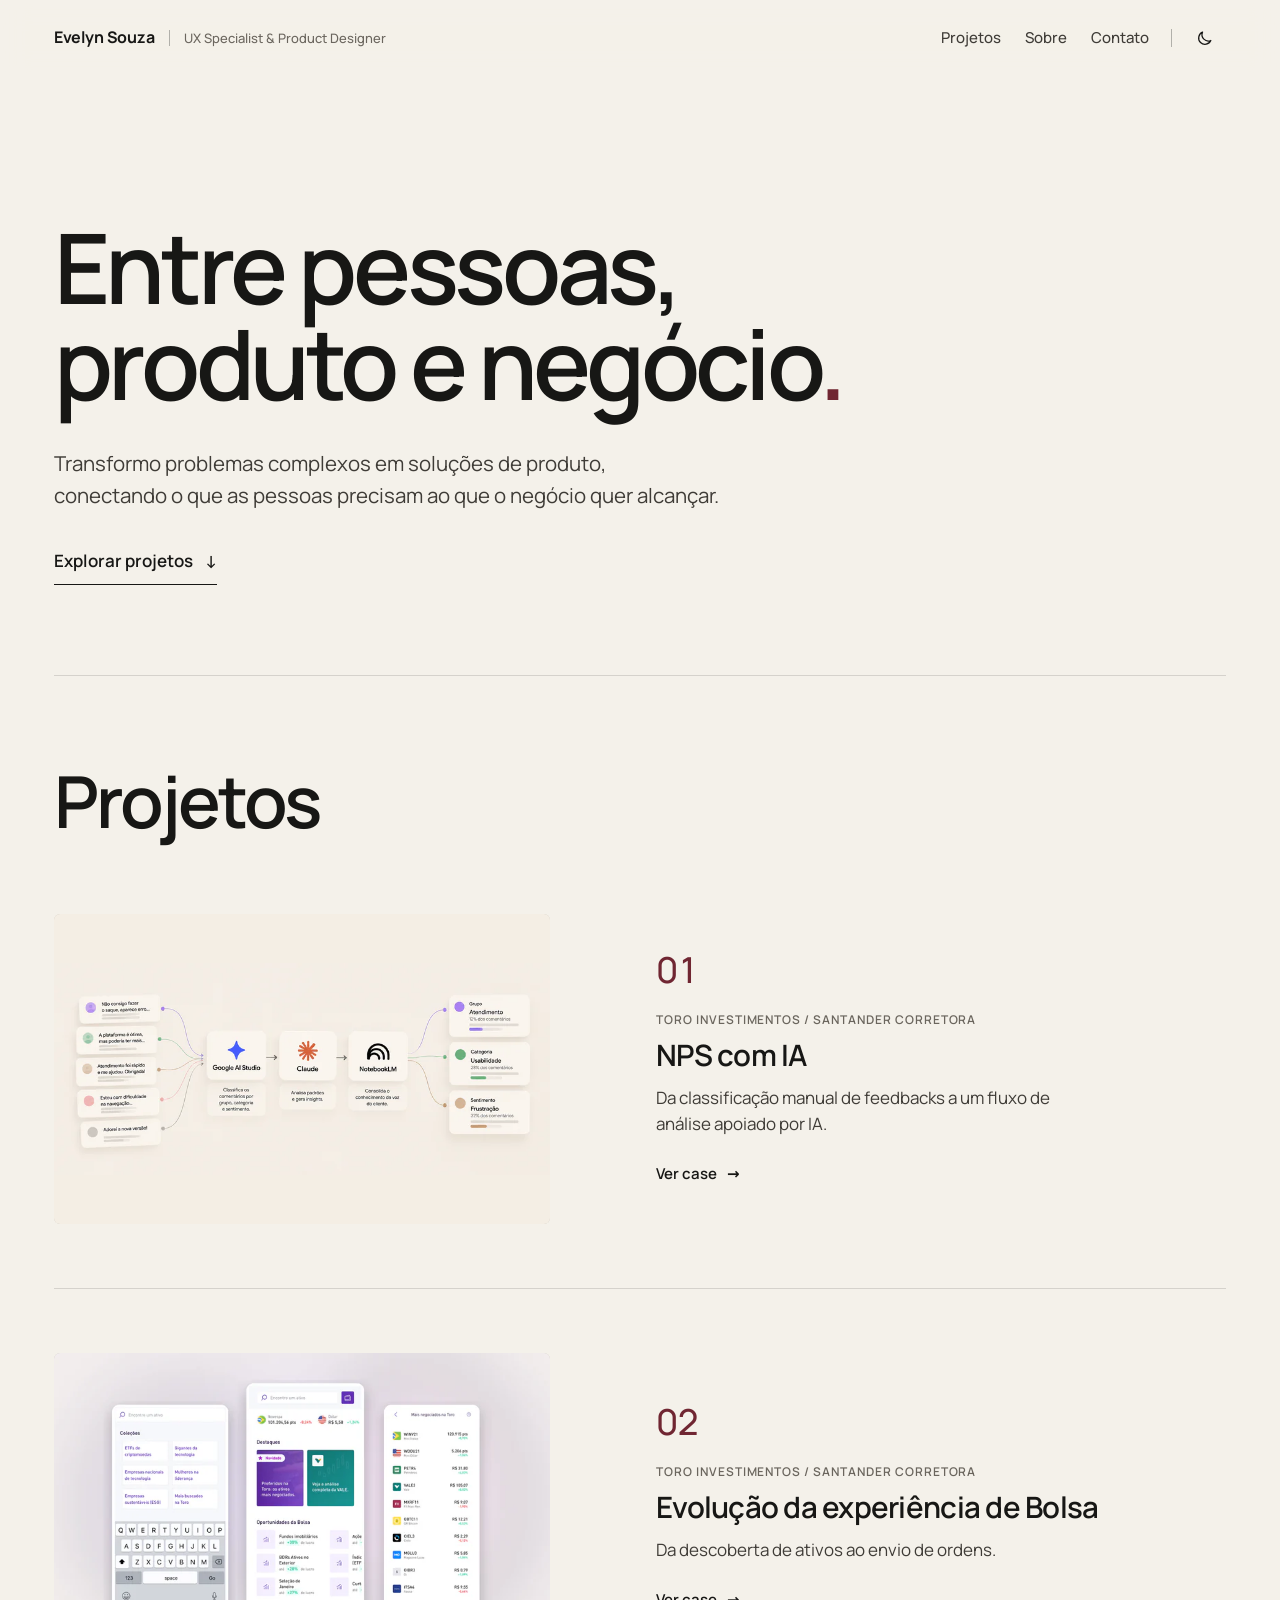
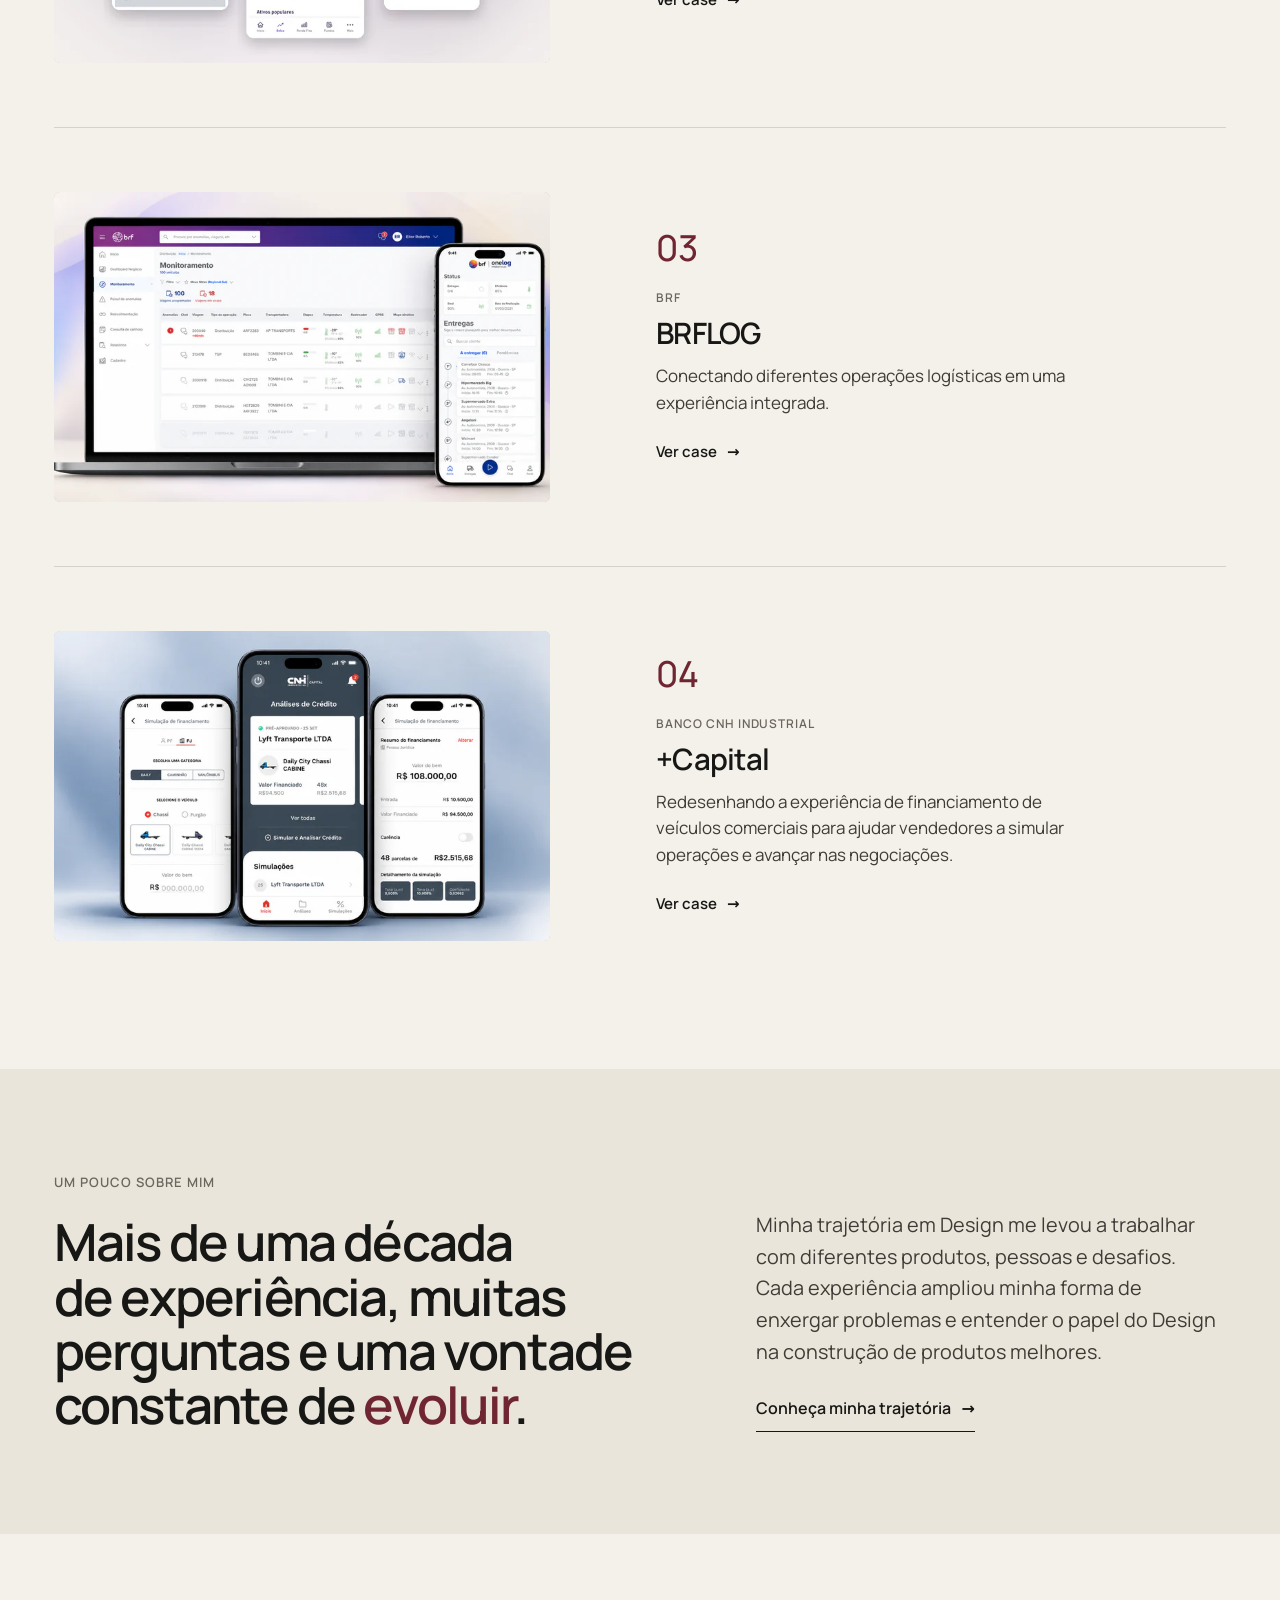
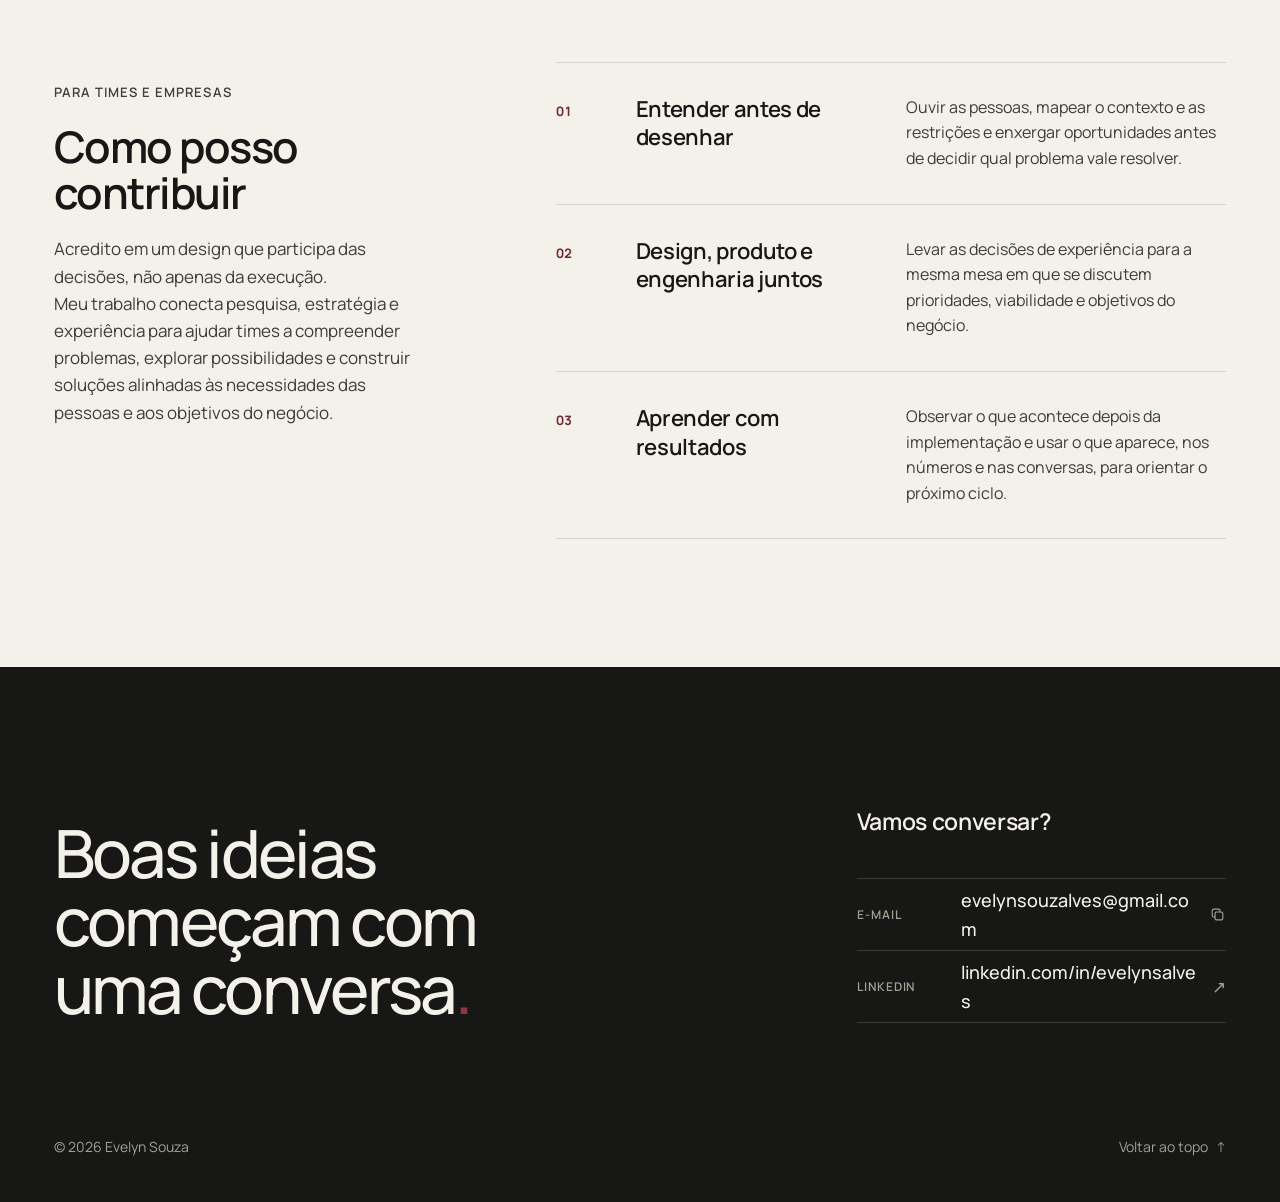
<file: index.html>
<!doctype html>
<html lang="pt-BR">
<head>
<meta charset="utf-8">
<meta name="viewport" content="width=device-width, initial-scale=1">
<link rel="icon" href="favicon.ico" sizes="32x32">
<link rel="icon" href="favicon.svg" type="image/svg+xml">
<link rel="apple-touch-icon" href="apple-touch-icon.png">
<title>Evelyn Souza — UX Specialist &amp; Product Designer</title>
<meta name="description" content="Portfólio de Evelyn Souza, UX Specialist e Product Designer com mais de 10 anos de experiência. Cases de pesquisa, estratégia e design de produto em finanças, investimentos e logística.">
<meta name="author" content="Evelyn Souza">
<meta name="robots" content="index, follow">
<link rel="canonical" href="https://evelynsouza.design/">
<meta property="og:type" content="website">
<meta property="og:locale" content="pt_BR">
<meta property="og:site_name" content="Evelyn Souza">
<meta property="og:title" content="Evelyn Souza — UX Specialist &amp; Product Designer">
<meta property="og:description" content="Transformo problemas complexos em soluções de produto, conectando o que as pessoas precisam ao que o negócio quer alcançar.">
<meta property="og:url" content="https://evelynsouza.design/">
<meta property="og:image" content="https://evelynsouza.design/assets/images/bolsa-capa.png">
<meta property="og:image:width" content="1600">
<meta property="og:image:height" content="900">
<meta property="og:image:alt" content="Telas da nova área de Bolsa no aplicativo da Toro Investimentos.">
<meta name="twitter:card" content="summary_large_image">
<script type="application/ld+json">
{
  "@context": "https://schema.org",
  "@graph": [
    {
      "@type": "WebSite",
      "@id": "https://evelynsouza.design/#website",
      "url": "https://evelynsouza.design/",
      "name": "Evelyn Souza",
      "inLanguage": "pt-BR",
      "publisher": { "@id": "https://evelynsouza.design/#person" }
    },
    {
      "@type": "Person",
      "@id": "https://evelynsouza.design/#person",
      "name": "Evelyn Souza",
      "jobTitle": "UX Specialist & Product Designer",
      "url": "https://evelynsouza.design/",
      "image": "https://evelynsouza.design/assets/images/sobre-retrato.jpg",
      "sameAs": ["https://www.linkedin.com/in/evelynsalves"]
    }
  ]
}
</script>
<link rel="preload" href="assets/fonts/manrope-latin.woff2" as="font" type="font/woff2" crossorigin>
<link rel="stylesheet" href="css/navegacao.css?v=20261019">
<link rel="stylesheet" href="css/index.css?v=20261019">
</head>
<body>
<div class="shell">
<div class="site" id="topo">
  <a class="skip" href="#conteudo">Pular para o conteúdo</a>

  <header class="topbar">
    <div class="wrap topbar-in">
      <a class="brand" href="#topo"><span class="brand-name">Evelyn Souza</span><span class="brand-sep" aria-hidden="true"></span><span class="brand-role">UX Specialist &amp; Product Designer</span></a>
      <div class="nav-wrap">
        <nav class="nav" id="menu" aria-label="Principal">
          <a href="#projetos" data-click="close-menu">Projetos</a>
          <a href="sobre" data-click="close-menu">Sobre</a>
          <a href="#contato" data-click="close-menu">Contato</a>
        </nav>
        <span class="nav-sep" aria-hidden="true"></span>
        <button class="theme-btn" type="button" aria-label="Tema escuro" aria-pressed="false" data-click="toggle-theme">
          <svg class="i-moon" viewBox="0 0 24 24" fill="none" stroke="currentColor" stroke-width="1.6" stroke-linecap="round" stroke-linejoin="round" aria-hidden="true"><path d="M20 14.5A8 8 0 0 1 9.5 4a8 8 0 1 0 10.5 10.5Z"></path></svg>
          <svg class="i-sun" viewBox="0 0 24 24" fill="none" stroke="currentColor" stroke-width="1.6" stroke-linecap="round" aria-hidden="true"><circle cx="12" cy="12" r="4"></circle><path d="M12 2.5v2M12 19.5v2M2.5 12h2M19.5 12h2M5.3 5.3l1.4 1.4M17.3 17.3l1.4 1.4M5.3 18.7l1.4-1.4M17.3 6.7l1.4-1.4"></path></svg>
        </button>
        <button class="menu-btn" type="button" aria-label="Menu" aria-controls="menu" aria-expanded="false" data-click="toggle-menu"><span class="bar" aria-hidden="true"></span><span class="bar" aria-hidden="true"></span></button>
      </div>
    </div>
  </header>

  <main id="conteudo">
    <section class="hero wrap" aria-labelledby="hero-title">
      
      <h1 id="hero-title" class="hero-title intro intro-2"><span class="line">Entre pessoas,</span> <span class="line">produto e negócio<span class="accent">.</span></span></h1>
      <p class="hero-lede intro intro-3">Transformo problemas complexos em soluções de produto, conectando o que as pessoas precisam ao que o negócio quer alcançar.</p>
      <a class="cta intro intro-4" href="#projetos">Explorar projetos <span class="arr" aria-hidden="true">↓</span></a>
    </section>

    <div class="wrap"><hr class="hero-rule"></div>

    <section id="projetos" class="wrap section" aria-labelledby="proj-title">
      <div class="sec-head reveal">
        <h2 id="proj-title" class="sec-title">Projetos</h2>
        <div class="sec-side">
          
          
        </div>
      </div>

      <div class="projects">
        
          <article class="proj reveal">
            <a class="proj-link" href="case-nps-com-ia">
              <div class="media">
                
                  <picture><source type="image/webp" srcset="assets/images/webp/nps-hero-fluxo-480.webp 480w, assets/images/webp/nps-hero-fluxo-800.webp 800w, assets/images/webp/nps-hero-fluxo-1200.webp 1200w, assets/images/webp/nps-hero-fluxo-1600.webp 1600w, assets/images/webp/nps-hero-fluxo-1919.webp 1919w" sizes="(max-width: 600px) 92vw, (max-width: 1440px) 39vw, 560px"><img class="fit-contain-light" src="assets/images/nps-hero-fluxo.png" width="1919" height="820" alt="Fluxo de análise de NPS: comentários de clientes entram no Google AI Studio, que classifica por grupo, categoria e sentimento; o Claude analisa padrões e gera insights; o NotebookLM consolida o conhecimento da voz do cliente."></picture>
                
                
              </div>
              <div class="proj-info">
                <span class="proj-n">01</span>
                <p class="proj-meta">Toro Investimentos / Santander Corretora</p>
                <h3 class="proj-title"><span class="u">NPS com IA</span></h3>
                <p class="proj-desc">Da classificação manual de feedbacks a um fluxo de análise apoiado por IA.</p>
                <span class="proj-cta">Ver case <span class="arr" aria-hidden="true">→</span></span>
              </div>
            </a>
          </article>
        
          <article class="proj reveal has-rule">
            <a class="proj-link" href="case-bolsa">
              <div class="media">
                
                  <picture><source type="image/webp" srcset="assets/images/webp/bolsa-capa-480.webp 480w, assets/images/webp/bolsa-capa-800.webp 800w, assets/images/webp/bolsa-capa-1200.webp 1200w, assets/images/webp/bolsa-capa-1600.webp 1600w" sizes="(max-width: 600px) 92vw, (max-width: 1440px) 39vw, 560px"><img class="" src="assets/images/bolsa-capa.png" width="1600" height="900" alt="Três telas da nova área de Bolsa no aplicativo: busca com coleções de ativos, Home da Bolsa com Ibovespa e Dólar, Destaques e Oportunidades da Bolsa, e lista dos mais negociados na Toro." loading="lazy"></picture>
                
                
              </div>
              <div class="proj-info">
                <span class="proj-n">02</span>
                <p class="proj-meta">Toro Investimentos / Santander corretora</p>
                <h3 class="proj-title"><span class="u">Evolução da experiência de Bolsa</span></h3>
                <p class="proj-desc">Da descoberta de ativos ao envio de ordens.</p>
                <span class="proj-cta">Ver case <span class="arr" aria-hidden="true">→</span></span>
              </div>
            </a>
          </article>
        
          <article class="proj reveal has-rule">
            <a class="proj-link" href="case-brflog">
              <div class="media">
                
                  <picture><source type="image/webp" srcset="assets/images/webp/brflog-capa-480.webp 480w, assets/images/webp/brflog-capa-800.webp 800w, assets/images/webp/brflog-capa-1200.webp 1200w, assets/images/webp/brflog-capa-1672.webp 1672w" sizes="(max-width: 600px) 92vw, (max-width: 1440px) 39vw, 560px"><img class="" src="assets/images/brflog-capa.png" width="1672" height="941" alt="Mockup do BRFLOG: notebook com a tela de Monitoramento da plataforma web e smartphone em primeiro plano com o aplicativo do motorista." loading="lazy"></picture>
                
                
              </div>
              <div class="proj-info">
                <span class="proj-n">03</span>
                <p class="proj-meta">BRF</p>
                <h3 class="proj-title"><span class="u">BRFLOG</span></h3>
                <p class="proj-desc">Conectando diferentes operações logísticas em uma experiência integrada.</p>
                <span class="proj-cta">Ver case <span class="arr" aria-hidden="true">→</span></span>
              </div>
            </a>
          </article>
        
          <article class="proj reveal has-rule">
            <a class="proj-link" href="case-mais-capital">
              <div class="media">
                
                  <picture><source type="image/webp" srcset="assets/images/webp/capital-capa-480.webp 480w, assets/images/webp/capital-capa-800.webp 800w, assets/images/webp/capital-capa-1200.webp 1200w, assets/images/webp/capital-capa-1672.webp 1672w" sizes="(max-width: 600px) 92vw, (max-width: 1440px) 39vw, 560px"><img class="" src="assets/images/capital-capa.png" width="1672" height="941" alt="Três celulares com telas do aplicativo +Capital: simulação de financiamento com escolha do veículo, tela inicial de Análises de Crédito e resumo do financiamento com parcelas e detalhamento da simulação." loading="lazy"></picture>
                
                
              </div>
              <div class="proj-info">
                <span class="proj-n">04</span>
                <p class="proj-meta">Banco CNH Industrial</p>
                <h3 class="proj-title"><span class="u">+Capital</span></h3>
                <p class="proj-desc">Redesenhando a experiência de financiamento de veículos comerciais para ajudar vendedores a simular operações e avançar nas negociações.</p>
                <span class="proj-cta">Ver case <span class="arr" aria-hidden="true">→</span></span>
              </div>
            </a>
          </article>
        
      </div>
    </section>

    <section class="me" aria-labelledby="me-title">
      <div class="wrap me-grid">
        <p class="eyebrow me-eyebrow reveal">Um pouco sobre mim</p>
        <h2 id="me-title" class="me-title reveal">Mais de uma década de experiência, muitas perguntas e uma vontade constante de <span class="accent">evoluir</span>.</h2>
        <div class="me-side reveal">
          <p>Minha trajetória em Design me levou a trabalhar com diferentes produtos, pessoas e desafios. Cada experiência ampliou minha forma de enxergar problemas e entender o papel do Design na construção de produtos melhores.</p>
          <a class="me-link" href="sobre">Conheça minha trajetória <span class="arr" aria-hidden="true">→</span></a>
        </div>
      </div>
    </section>

    <section class="wrap section" aria-labelledby="serv-title">
      <div class="serv">
        <div class="serv-head reveal">
          <p class="eyebrow">Para times e empresas</p>
          <h2 id="serv-title" class="serv-title">Como posso contribuir</h2>
          <p>Acredito em um design que participa das decisões, não apenas da execução.<br>Meu trabalho conecta pesquisa, estratégia e experiência para ajudar times a compreender problemas, explorar possibilidades e construir soluções alinhadas às necessidades das pessoas e aos objetivos do negócio.</p>
        </div>
        <ol class="serv-list">
          <li class="reveal"><span class="serv-n">01</span><h3>Entender antes de desenhar</h3><p>Ouvir as pessoas, mapear o contexto e as restrições e enxergar oportunidades antes de decidir qual problema vale resolver.</p></li>
          <li class="reveal"><span class="serv-n">02</span><h3>Design, produto e engenharia juntos</h3><p>Levar as decisões de experiência para a mesma mesa em que se discutem prioridades, viabilidade e objetivos do negócio.</p></li>
          <li class="reveal"><span class="serv-n">03</span><h3>Aprender com resultados</h3><p>Observar o que acontece depois da implementação e usar o que aparece, nos números e nas conversas, para orientar o próximo ciclo.</p></li>
        </ol>
      </div>
    </section>
  </main>

  <footer id="contato" class="contact" aria-labelledby="contact-title">
    <div class="wrap contact-grid">
      <div class="contact-main reveal">
        <h2 id="contact-title" class="contact-title">Boas ideias começam com uma conversa<span class="accent">.</span></h2>
      </div>
      <div class="contact-side reveal">
        <p class="talk">Vamos conversar?</p>
        <ul class="contact-list">
          <li><button class="contact-row copy-row" type="button" aria-label="Copiar endereço de e-mail" data-click="copy-email"><span class="contact-label">E-mail</span><span class="contact-value">evelynsouzalves@gmail.com</span><span class="arr" aria-hidden="true"><svg class="copy-ic" viewBox="0 0 24 24" fill="none" stroke="currentColor" stroke-width="1.6" stroke-linecap="round" stroke-linejoin="round" aria-hidden="true"><rect x="8.5" y="8.5" width="11" height="11" rx="2"></rect><path d="M15.5 8.5V6.5a2 2 0 0 0-2-2h-7a2 2 0 0 0-2 2v7a2 2 0 0 0 2 2h2"></path></svg></span></button><span class="copy-toast" role="status" aria-live="polite"></span></li>
          <li><a class="contact-row" href="https://www.linkedin.com/in/evelynsalves" target="_blank" rel="noopener noreferrer"><span class="contact-label">LinkedIn</span><span class="contact-value">linkedin.com/in/evelynsalves</span><span class="arr" aria-hidden="true">↗</span></a></li>
        </ul>
      </div>
    </div>
    <div class="wrap contact-foot">
      <span>© 2026 Evelyn Souza</span>
      <a href="#topo">Voltar ao topo <span aria-hidden="true">↑</span></a>
    </div>
  </footer>
</div>
</div>
<script src="js/main.js?v=20261019"></script>
</body>
</html>
</file>
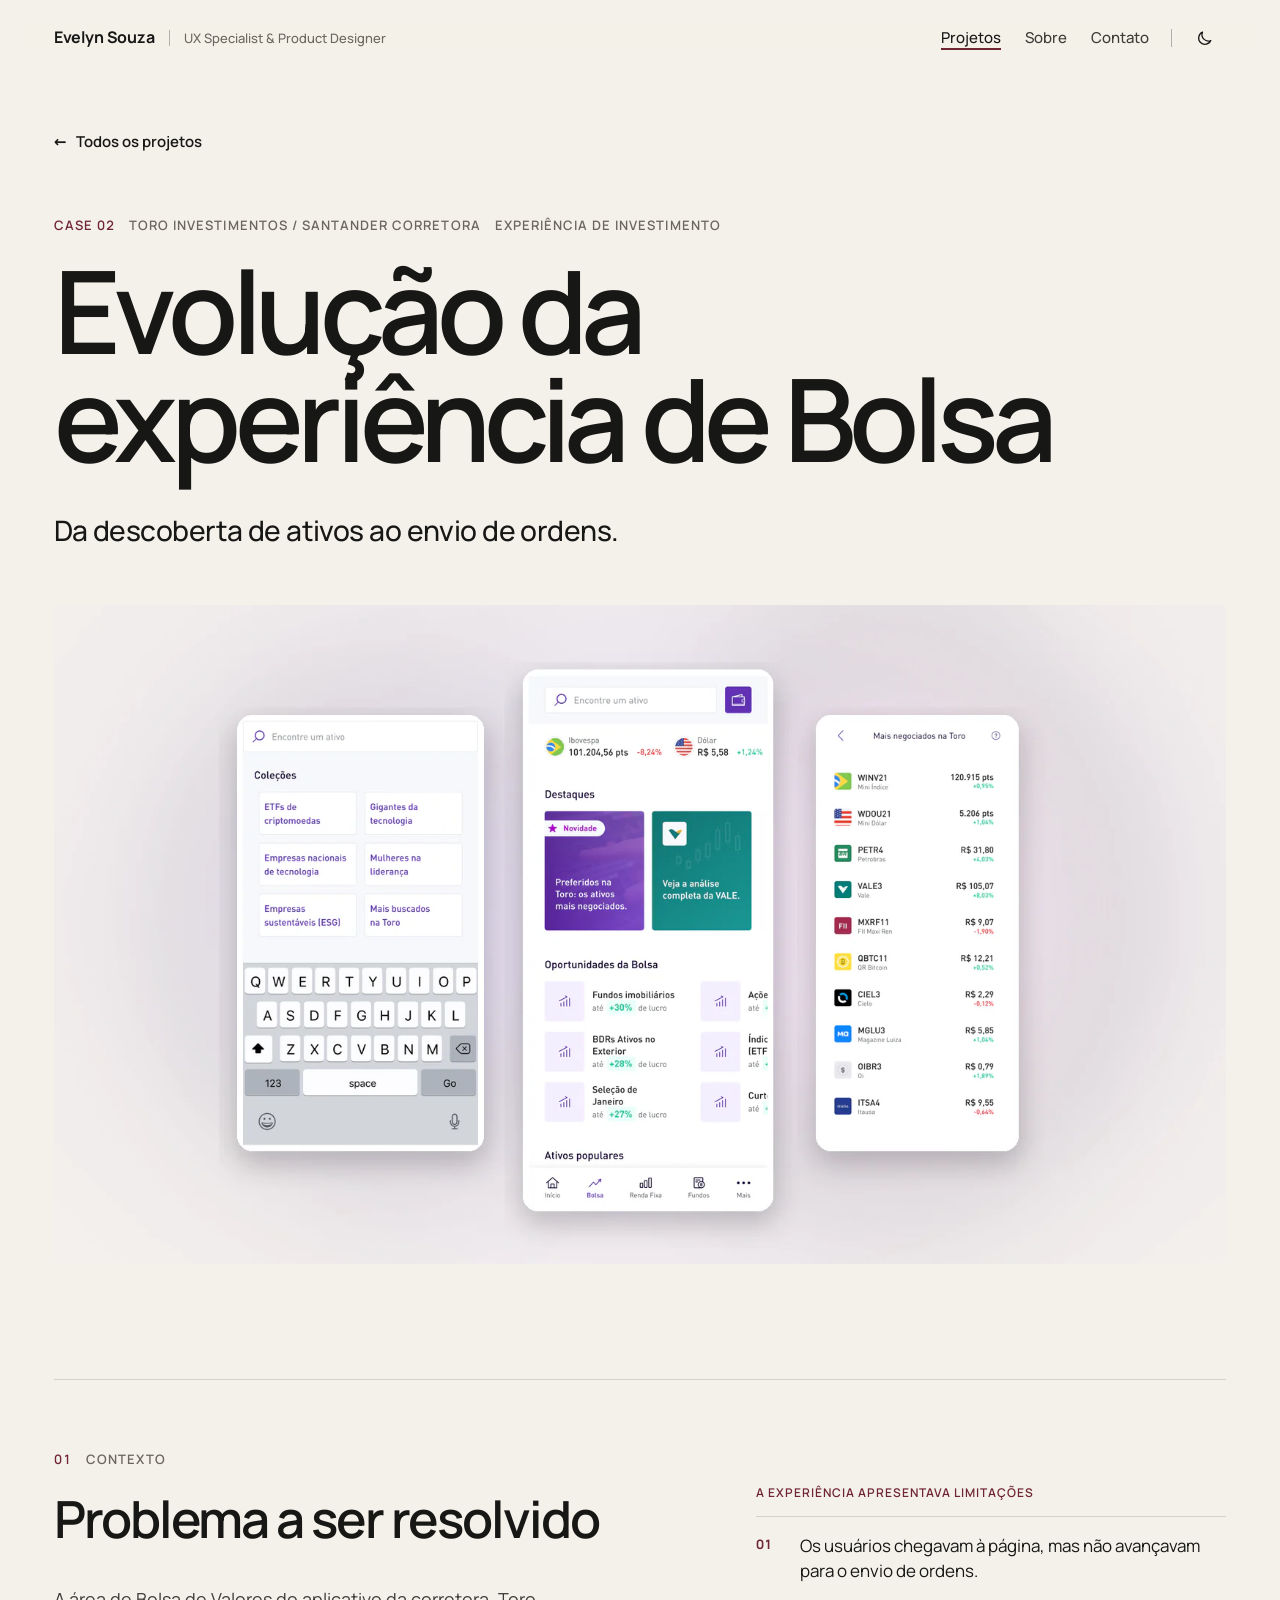
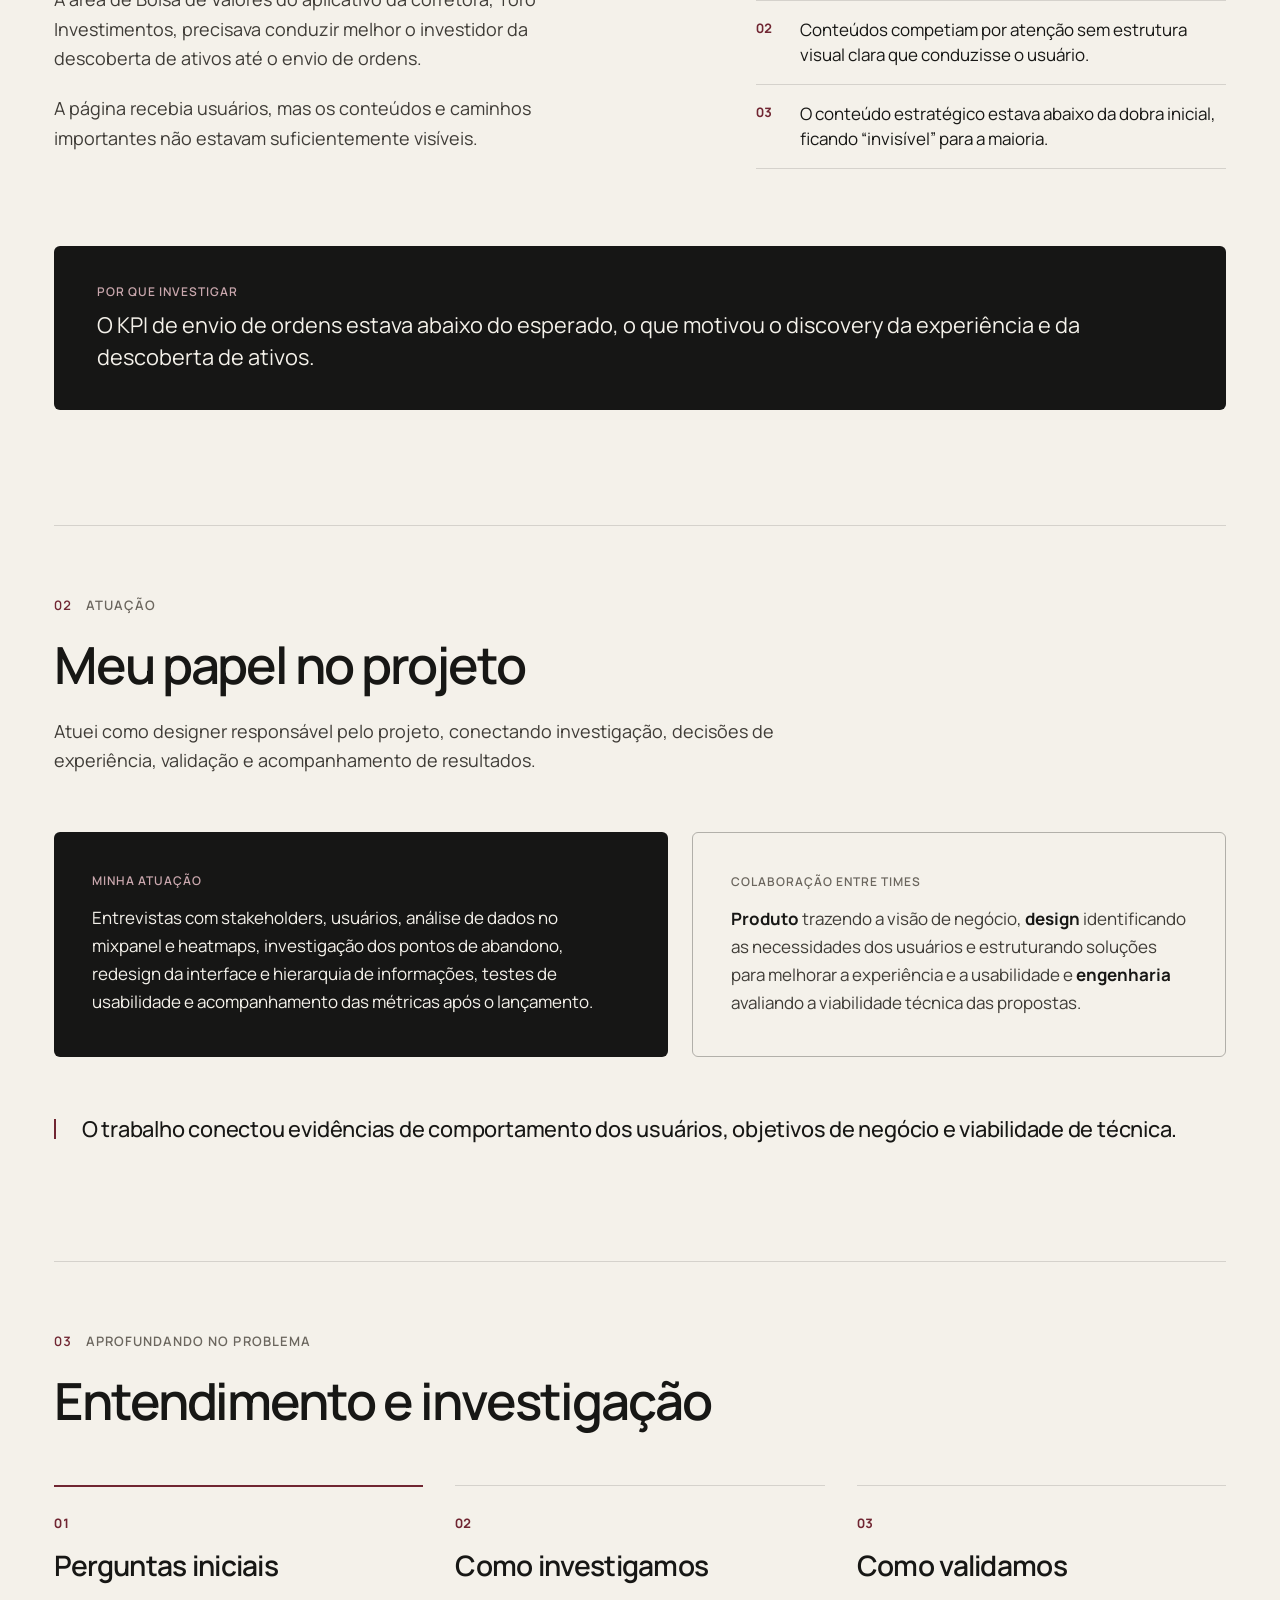
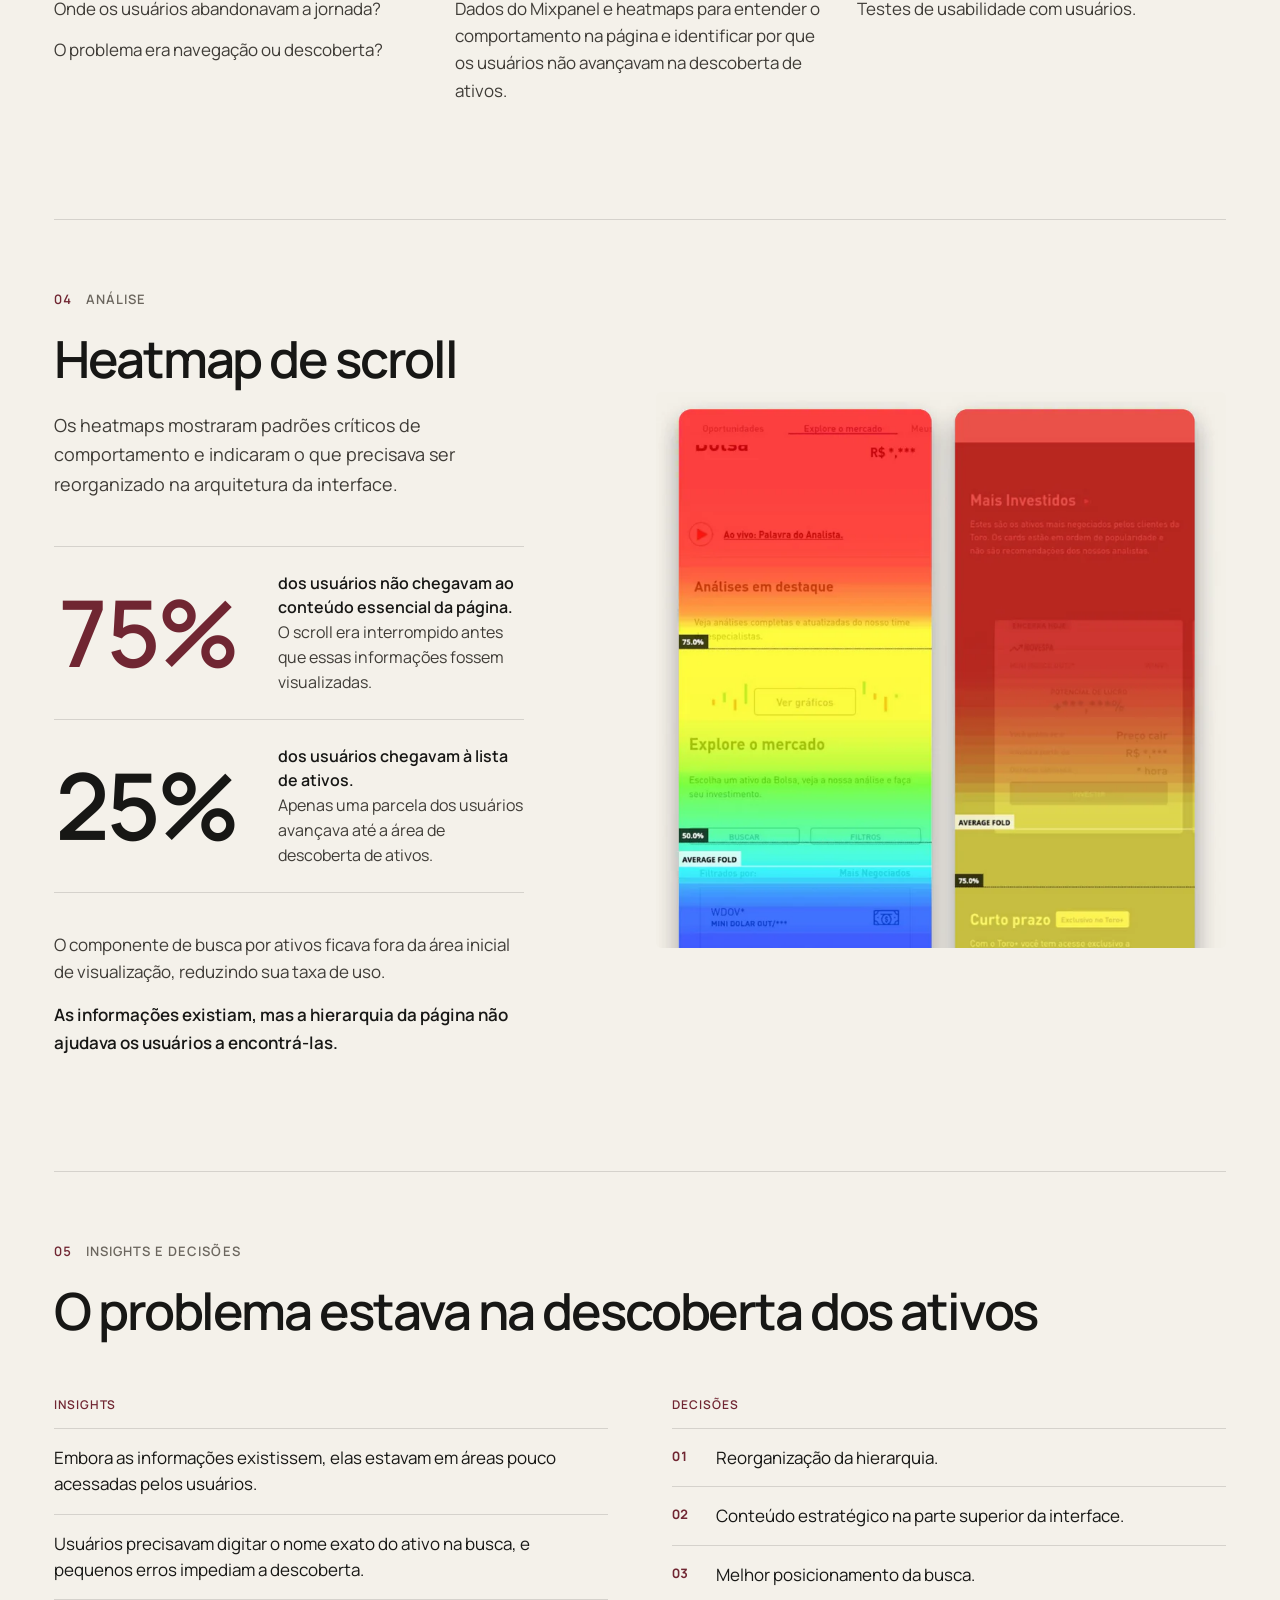
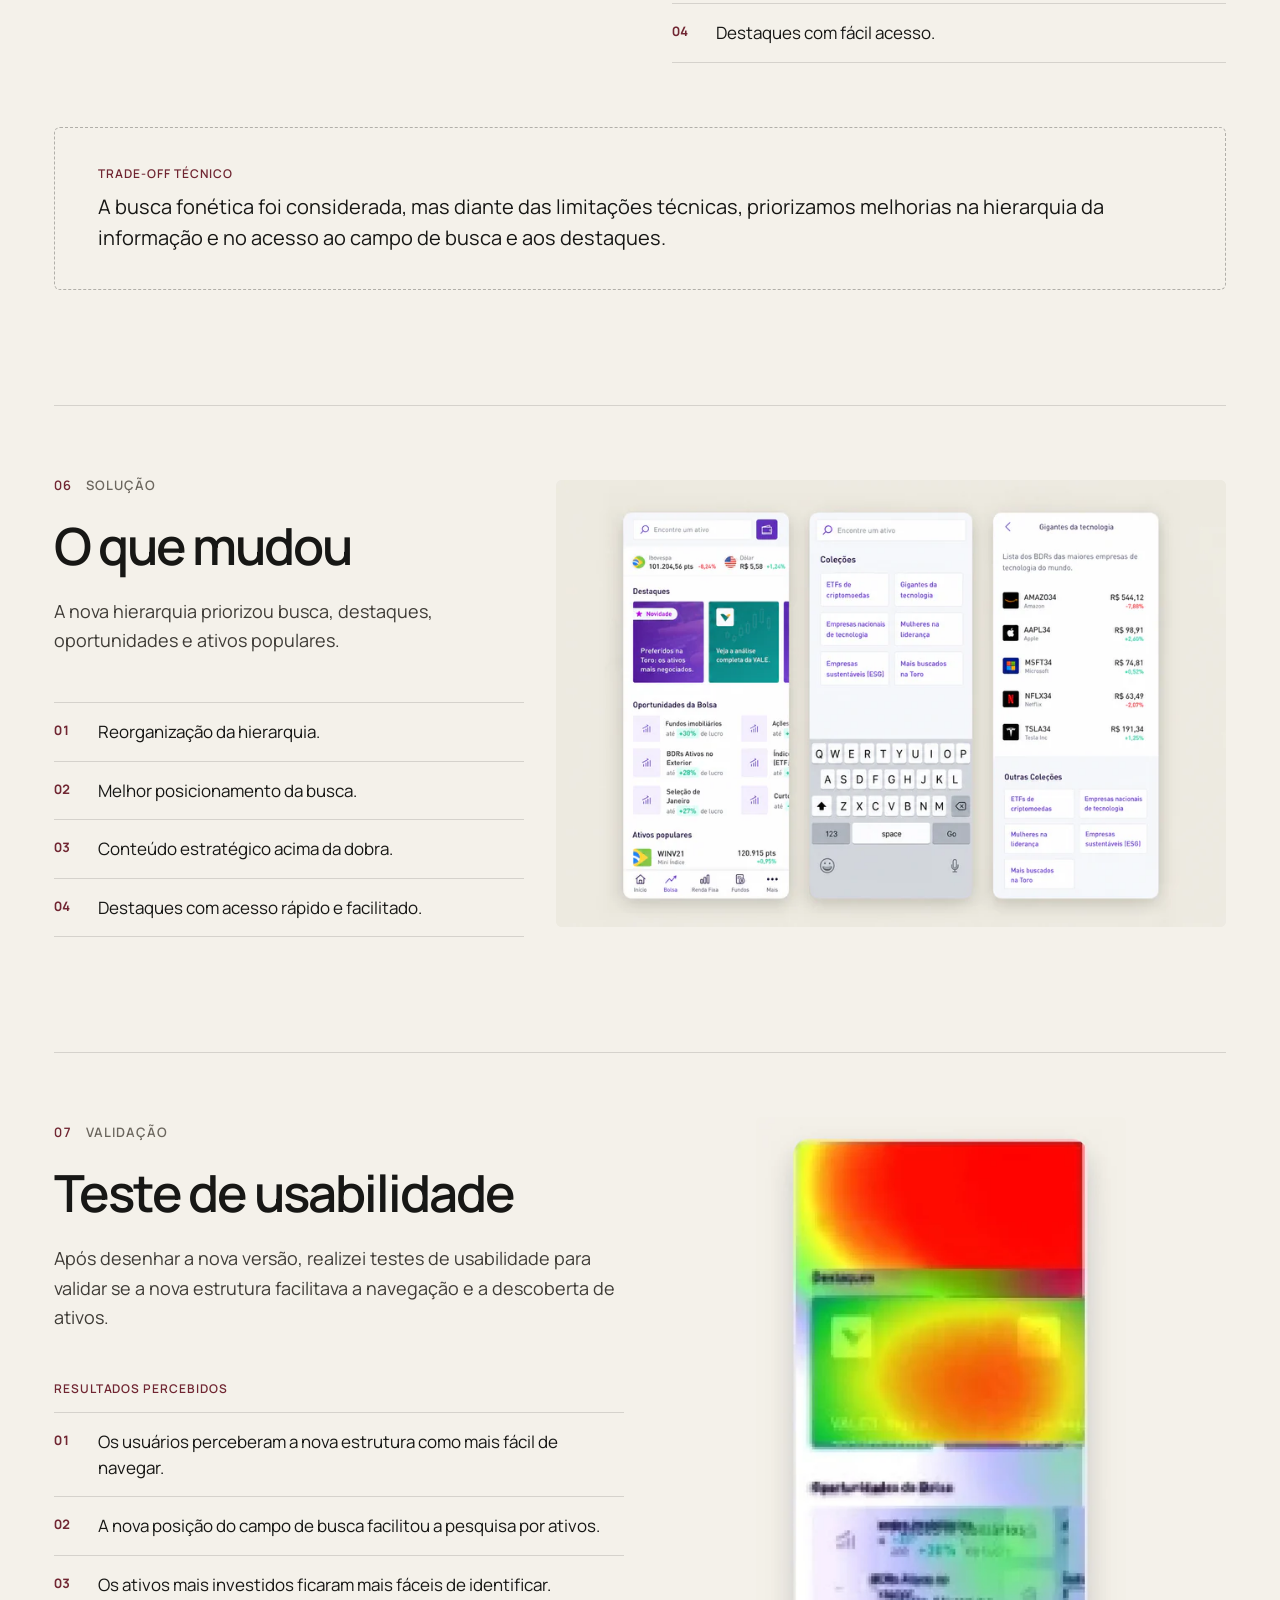
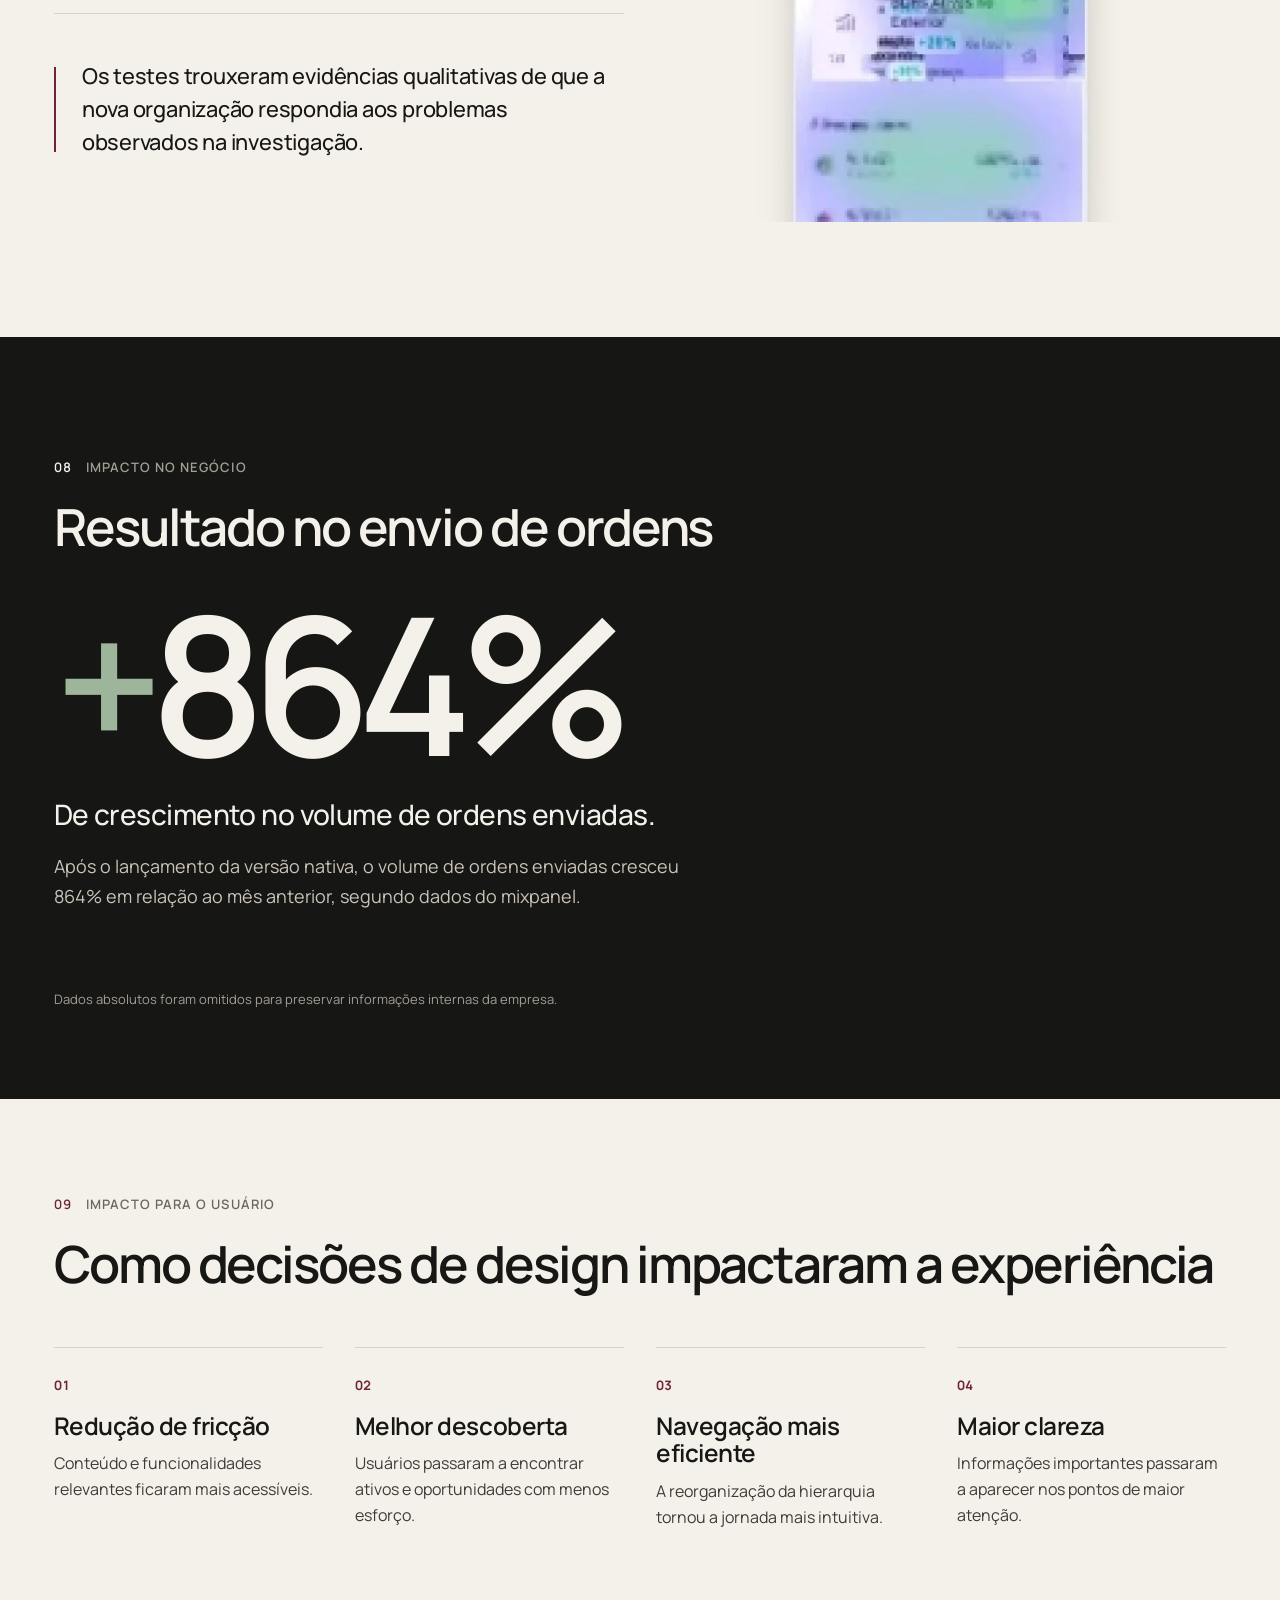
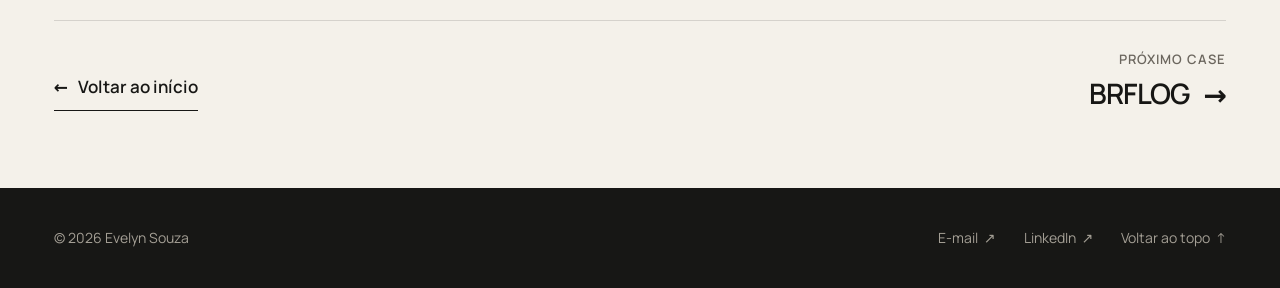
<file: case-bolsa.html>
<!doctype html>
<html lang="pt-BR">
<head>
<meta charset="utf-8">
<meta name="viewport" content="width=device-width, initial-scale=1">
<link rel="icon" href="favicon.ico" sizes="32x32">
<link rel="icon" href="favicon.svg" type="image/svg+xml">
<link rel="apple-touch-icon" href="apple-touch-icon.png">
<title>Evolução da experiência de Bolsa - Evelyn Souza</title>
<meta name="description" content="Case Toro Investimentos: redesenho da área de Bolsa de Valores do app, da descoberta de ativos ao envio de ordens, guiado por heatmaps, testes de usabilidade e acompanhamento de resultados.">
<meta name="author" content="Evelyn Souza">
<meta name="robots" content="index, follow">
<link rel="canonical" href="https://evelynsouza.design/case-bolsa">
<meta property="og:type" content="article">
<meta property="og:locale" content="pt_BR">
<meta property="og:site_name" content="Evelyn Souza">
<meta property="og:title" content="Evolução da experiência de Bolsa">
<meta property="og:description" content="Da descoberta de ativos ao envio de ordens.">
<meta property="og:url" content="https://evelynsouza.design/case-bolsa">
<meta property="og:image" content="https://evelynsouza.design/assets/images/bolsa-capa.png">
<meta property="og:image:width" content="1600">
<meta property="og:image:height" content="900">
<meta property="og:image:alt" content="Telas da nova área de Bolsa no aplicativo da Toro Investimentos.">
<meta name="twitter:card" content="summary_large_image">
<script type="application/ld+json">
{
  "@context": "https://schema.org",
  "@type": "Article",
  "headline": "Evolução da experiência de Bolsa",
  "description": "Da descoberta de ativos ao envio de ordens.",
  "image": "https://evelynsouza.design/assets/images/bolsa-capa.png",
  "url": "https://evelynsouza.design/case-bolsa",
  "inLanguage": "pt-BR",
  "author": { "@type": "Person", "@id": "https://evelynsouza.design/#person", "name": "Evelyn Souza", "url": "https://evelynsouza.design/" },
  "isPartOf": { "@id": "https://evelynsouza.design/#website" }
}
</script>
<link rel="preload" href="assets/fonts/manrope-latin.woff2" as="font" type="font/woff2" crossorigin>
<link rel="stylesheet" href="css/navegacao.css?v=20261019">
<link rel="stylesheet" href="css/case-bolsa.css?v=20261019">
</head>
<body>
<div class="shell">
<div class="site" id="topo">
  <a class="skip" href="#conteudo">Pular para o conteúdo</a>

  <header class="topbar">
    <div class="wrap topbar-in">
      <a class="brand" href="/"><span class="brand-name">Evelyn Souza</span><span class="brand-sep" aria-hidden="true"></span><span class="brand-role">UX Specialist &amp; Product Designer</span></a>
      <div class="nav-wrap">
        <nav class="nav" id="menu" aria-label="Principal">
          <a href="/" aria-current="true" data-click="go-projects">Projetos</a>
          <a href="sobre" data-click="close-menu">Sobre</a>
          <a href="#contato" data-click="close-menu">Contato</a>
        </nav>
        <span class="nav-sep" aria-hidden="true"></span>
        <button class="theme-btn" type="button" aria-label="Tema escuro" aria-pressed="false" data-click="toggle-theme">
          <svg class="i-moon" viewBox="0 0 24 24" fill="none" stroke="currentColor" stroke-width="1.6" stroke-linecap="round" stroke-linejoin="round" aria-hidden="true"><path d="M20 14.5A8 8 0 0 1 9.5 4a8 8 0 1 0 10.5 10.5Z"></path></svg>
          <svg class="i-sun" viewBox="0 0 24 24" fill="none" stroke="currentColor" stroke-width="1.6" stroke-linecap="round" aria-hidden="true"><circle cx="12" cy="12" r="4"></circle><path d="M12 2.5v2M12 19.5v2M2.5 12h2M19.5 12h2M5.3 5.3l1.4 1.4M17.3 17.3l1.4 1.4M5.3 18.7l1.4-1.4M17.3 6.7l1.4-1.4"></path></svg>
        </button>
        <button class="menu-btn" type="button" aria-label="Menu" aria-controls="menu" aria-expanded="false" data-click="toggle-menu"><span class="bar" aria-hidden="true"></span><span class="bar" aria-hidden="true"></span></button>
      </div>
    </div>
  </header>

  <main id="conteudo">
    <!-- Capa -->
    <header class="wrap" aria-labelledby="case-title">
      <a class="back intro" href="/"><span class="arr" aria-hidden="true">←</span> Todos os projetos</a>
      <div class="grid open">
        <p class="eyebrow intro intro-2" style="grid-column: 1 / -1"><span class="n">Case 02</span><span>Toro Investimentos / Santander Corretora</span><span>Experiência de investimento</span></p>
        <h1 id="case-title" class="open-title intro intro-2">Evolução da experiência de Bolsa</h1>
        <p class="open-sub intro intro-3">Da descoberta de ativos ao envio de ordens.</p>
        
      </div>
      <div class="cover is-comp intro intro-4">
        <picture><source type="image/webp" srcset="assets/images/webp/bolsa-capa-480.webp 480w, assets/images/webp/bolsa-capa-800.webp 800w, assets/images/webp/bolsa-capa-1200.webp 1200w, assets/images/webp/bolsa-capa-1600.webp 1600w" sizes="(max-width: 1440px) 96vw, 1320px"><img src="assets/images/bolsa-capa.png" alt="Três telas da nova área de Bolsa no aplicativo: busca com coleções de ativos, Home da Bolsa com Ibovespa e Dólar, Destaques e Oportunidades da Bolsa, e lista dos mais negociados na Toro." width="1600" height="900" fetchpriority="high"></picture>
      </div>
    </header>

    <!-- 01 Contexto -->
    <section class="wrap sec" aria-labelledby="ctx-title">
      <hr class="sec-rule">
      <div class="grid">
        <div class="ctx-text reveal">
          <p class="eyebrow"><span class="n">01</span><span>Contexto</span></p>
          <h2 id="ctx-title" class="h2">Problema a ser resolvido</h2>
          <p class="lede">A área de Bolsa de Valores do aplicativo da corretora, Toro Investimentos, precisava conduzir melhor o investidor da descoberta de ativos até o envio de ordens.</p>
          <p class="lede">A página recebia usuários, mas os conteúdos e caminhos importantes não estavam suficientemente visíveis.</p>
        </div>
        <div class="ctx-list reveal">
          <span class="label">A experiência apresentava limitações</span>
          <ol class="numlist">
            <li><span class="idx">01</span><span>Os usuários chegavam à página, mas não avançavam para o envio de ordens.</span></li>
            <li><span class="idx">02</span><span>Conteúdos competiam por atenção sem estrutura visual clara que conduzisse o usuário.</span></li>
            <li><span class="idx">03</span><span>O conteúdo estratégico estava abaixo da dobra inicial, ficando “invisível” para a maioria.</span></li>
          </ol>
        </div>
      </div>
      <div class="why reveal">
        <span class="label">Por que investigar</span>
        <p>O KPI de envio de ordens estava abaixo do esperado, o que motivou o discovery da experiência e da descoberta de ativos.</p>
      </div>
    </section>

    <!-- 02 Atuação -->
    <section class="wrap sec" aria-labelledby="role-title">
      <hr class="sec-rule">
      <div class="grid">
        <div class="role-head reveal">
          <p class="eyebrow"><span class="n">02</span><span>Atuação</span></p>
          <h2 id="role-title" class="h2">Meu papel no projeto</h2>
          <p class="lede">Atuei como designer responsável pelo projeto, conectando investigação, decisões de experiência, validação e acompanhamento de resultados.</p>
        </div>
      </div>
      <div class="role-boxes reveal">
        <div class="box is-dark-box">
          <span class="label">Minha atuação</span>
          <p>Entrevistas com stakeholders, usuários, análise de dados no mixpanel e heatmaps, investigação dos pontos de abandono, redesign da interface e hierarquia de informações, testes de usabilidade e acompanhamento das métricas após o lançamento.</p>
        </div>
        <div class="box is-line">
          <span class="label">Colaboração entre times</span>
          <p><strong>Produto</strong> trazendo a visão de negócio, <strong>design</strong> identificando as necessidades dos usuários e estruturando soluções para melhorar a experiência e a usabilidade e <strong>engenharia</strong> avaliando a viabilidade técnica das propostas.</p>
        </div>
      </div>
      <p class="note role-note reveal">O trabalho conectou evidências de comportamento dos usuários, objetivos de negócio e viabilidade de técnica.</p>
    </section>

    <!-- 03 Aprofundando no problema -->
    <section class="wrap sec" aria-labelledby="deep-title">
      <hr class="sec-rule">
      <div class="reveal">
        <p class="eyebrow"><span class="n">03</span><span>Aprofundando no problema</span></p>
        <h2 id="deep-title" class="h2">Entendimento e investigação</h2>
      </div>
      <ol class="steps3">
        <li class="reveal"><span class="idx">01</span><h3>Perguntas iniciais</h3><p>Onde os usuários abandonavam a jornada?</p><p>O problema era navegação ou descoberta?</p></li>
        <li class="reveal"><span class="idx">02</span><h3>Como investigamos</h3><p>Dados do Mixpanel e heatmaps para entender o comportamento na página e identificar por que os usuários não avançavam na descoberta de ativos.</p></li>
        <li class="reveal"><span class="idx">03</span><h3>Como validamos</h3><p>Testes de usabilidade com usuários.</p></li>
      </ol>
    </section>

    <!-- 04 Análise -->
    <section class="wrap sec" aria-labelledby="ana-title">
      <hr class="sec-rule">
      <div class="grid">
        <div class="ana-text reveal">
          <p class="eyebrow"><span class="n">04</span><span>Análise</span></p>
          <h2 id="ana-title" class="h2">Heatmap de scroll</h2>
          <p class="lede">Os heatmaps mostraram padrões críticos de comportamento e indicaram o que precisava ser reorganizado na arquitetura da interface.</p>
          <div class="metrics">
            <div class="metric is-alert"><b>75%</b><p><strong>dos usuários não chegavam ao conteúdo essencial da página.</strong>O scroll era interrompido antes que essas informações fossem visualizadas.</p></div>
            <div class="metric"><b>25%</b><p><strong>dos usuários chegavam à lista de ativos.</strong>Apenas uma parcela dos usuários avançava até a área de descoberta de ativos.</p></div>
          </div>
          <div class="ana-foot">
            <p>O componente de busca por ativos ficava fora da área inicial de visualização, reduzindo sua taxa de uso.</p>
            <p class="strong">As informações existiam, mas a hierarquia da página não ajudava os usuários a encontrá-las.</p>
          </div>
        </div>
        <figure class="shot ana-shot reveal">
          <picture><source type="image/webp" srcset="assets/images/webp/bolsa-heatmap-scroll-480.webp 480w, assets/images/webp/bolsa-heatmap-scroll-800.webp 800w, assets/images/webp/bolsa-heatmap-scroll-1200.webp 1200w, assets/images/webp/bolsa-heatmap-scroll-1651.webp 1651w" sizes="(max-width: 960px) 90vw, (max-width: 1440px) 45vw, 640px"><img src="assets/images/bolsa-heatmap-scroll.jpg" width="1651" height="1610" alt="Dois heatmaps de scroll da página anterior: a atenção se concentra no topo e cai nas faixas abaixo da dobra média, onde ficavam a busca e a lista de ativos." loading="lazy"></picture>
        </figure>
      </div>
    </section>

    <!-- 05 Insights e decisões -->
    <section class="wrap sec" aria-labelledby="ins-title">
      <hr class="sec-rule">
      <div class="reveal">
        <p class="eyebrow"><span class="n">05</span><span>Insights e decisões</span></p>
        <h2 id="ins-title" class="h2">O problema estava na descoberta dos ativos</h2>
      </div>
      <div class="dual">
        <div class="reveal">
          <span class="label">Insights</span>
          <ul class="plain">
            <li>Embora as informações existissem, elas estavam em áreas pouco acessadas pelos usuários.</li>
            <li>Usuários precisavam digitar o nome exato do ativo na busca, e pequenos erros impediam a descoberta.</li>
          </ul>
        </div>
        <div class="reveal">
          <span class="label">Decisões</span>
          <ol class="numlist">
            <li><span class="idx">01</span><span>Reorganização da hierarquia.</span></li>
            <li><span class="idx">02</span><span>Conteúdo estratégico na parte superior da interface.</span></li>
            <li><span class="idx">03</span><span>Melhor posicionamento da busca.</span></li>
            <li><span class="idx">04</span><span>Destaques com fácil acesso.</span></li>
          </ol>
        </div>
      </div>
      <div class="tradeoff reveal">
        <span class="label">Trade-off técnico</span>
        <p>A busca fonética foi considerada, mas diante das limitações técnicas, priorizamos melhorias na hierarquia da informação e no acesso ao campo de busca e aos destaques.</p>
      </div>
    </section>

    <!-- 06 Solução -->
    <section class="wrap sec" aria-labelledby="sol-title">
      <hr class="sec-rule">
      <div class="grid">
        <div class="sol-text reveal">
          <p class="eyebrow"><span class="n">06</span><span>Solução</span></p>
          <h2 id="sol-title" class="h2">O que mudou</h2>
          <p class="lede">A nova hierarquia priorizou busca, destaques, oportunidades e ativos populares.</p>
          <ol class="numlist">
            <li><span class="idx">01</span><span>Reorganização da hierarquia.</span></li>
            <li><span class="idx">02</span><span>Melhor posicionamento da busca.</span></li>
            <li><span class="idx">03</span><span>Conteúdo estratégico acima da dobra.</span></li>
            <li><span class="idx">04</span><span>Destaques com acesso rápido e facilitado.</span></li>
          </ol>
        </div>
        <figure class="shot sol-shot reveal">
          <picture><source type="image/webp" srcset="assets/images/webp/bolsa-solucao-telas-480.webp 480w, assets/images/webp/bolsa-solucao-telas-800.webp 800w, assets/images/webp/bolsa-solucao-telas-1200.webp 1200w, assets/images/webp/bolsa-solucao-telas-1536.webp 1536w" sizes="(max-width: 1100px) 90vw, 760px"><img src="assets/images/bolsa-solucao-telas.png" width="1536" height="1024" alt="Três telas da solução lado a lado. Home da Bolsa: busca por ativo, Ibovespa e Dólar, Destaques, Oportunidades da Bolsa e Ativos populares. Página de busca: coleções de ativos com teclado aberto. Coleção Gigantes da tecnologia: lista de BDRs e outras coleções." loading="lazy"></picture>
        </figure>
      </div>
    </section>

    <!-- 07 Validação -->
    <section class="wrap sec" aria-labelledby="val-title">
      <hr class="sec-rule">
      <div class="grid">
        <div class="val-text reveal">
          <p class="eyebrow"><span class="n">07</span><span>Validação</span></p>
          <h2 id="val-title" class="h2">Teste de usabilidade</h2>
          <p class="lede">Após desenhar a nova versão, realizei testes de usabilidade para validar se a nova estrutura facilitava a navegação e a descoberta de ativos.</p>
          <span class="label">Resultados percebidos</span>
          <ol class="numlist">
            <li><span class="idx">01</span><span>Os usuários perceberam a nova estrutura como mais fácil de navegar.</span></li>
            <li><span class="idx">02</span><span>A nova posição do campo de busca facilitou a pesquisa por ativos.</span></li>
            <li><span class="idx">03</span><span>Os ativos mais investidos ficaram mais fáceis de identificar.</span></li>
          </ol>
          <p class="note">Os testes trouxeram evidências qualitativas de que a nova organização respondia aos problemas observados na investigação.</p>
        </div>
        <figure class="shot val-shot reveal">
          <picture><source type="image/webp" srcset="assets/images/webp/bolsa-heatmap-nova-versao-480.webp 480w, assets/images/webp/bolsa-heatmap-nova-versao-845.webp 845w" sizes="(max-width: 600px) 86vw, (max-width: 960px) 43vw, 420px"><img src="assets/images/bolsa-heatmap-nova-versao.jpg" width="845" height="1610" alt="Heatmap da nova versão da página, com a atenção concentrada na busca, nos Destaques e nas Oportunidades da Bolsa." loading="lazy"></picture>
        </figure>
      </div>
    </section>

    <!-- 08 Impacto no negócio -->
    <section class="biz" aria-labelledby="biz-title">
      <div class="wrap">
        <div class="reveal">
          <p class="eyebrow"><span class="n">08</span><span>Impacto no negócio</span></p>
          <h2 id="biz-title" class="h2">Resultado no envio de ordens</h2>
        </div>
        <p class="big reveal"><span class="plus">+</span>864%</p>
        <p class="biz-lead reveal">De crescimento no volume de ordens enviadas.</p>
        <p class="biz-text reveal">Após o lançamento da versão nativa, o volume de ordens enviadas cresceu 864% em relação ao mês anterior, segundo dados do mixpanel.</p>
        <p class="biz-note reveal">Dados absolutos foram omitidos para preservar informações internas da empresa.</p>
      </div>
    </section>

    <!-- 09 Impacto para o usuário -->
    <section class="wrap sec" aria-labelledby="usr-title">
      <div class="reveal">
        <p class="eyebrow"><span class="n">09</span><span>Impacto para o usuário</span></p>
        <h2 id="usr-title" class="h2">Como decisões de design impactaram a experiência</h2>
      </div>
      <ol class="steps4">
        <li class="reveal"><span class="idx">01</span><h3>Redução de fricção</h3><p>Conteúdo e funcionalidades relevantes ficaram mais acessíveis.</p></li>
        <li class="reveal"><span class="idx">02</span><h3>Melhor descoberta</h3><p>Usuários passaram a encontrar ativos e oportunidades com menos esforço.</p></li>
        <li class="reveal"><span class="idx">03</span><h3>Navegação mais eficiente</h3><p>A reorganização da hierarquia tornou a jornada mais intuitiva.</p></li>
        <li class="reveal"><span class="idx">04</span><h3>Maior clareza</h3><p>Informações importantes passaram a aparecer nos pontos de maior atenção.</p></li>
      </ol>
    </section>

    <!-- Navegação entre cases -->
    <section class="wrap endnav" aria-label="Navegação entre cases">
      <nav class="close-nav reveal" aria-label="Navegação entre cases">
        <a class="home-link" href="/"><span class="arr" aria-hidden="true">←</span> Voltar ao início</a>
        <a class="next" href="case-brflog">
          <span class="eyebrow">Próximo case</span>
          <span class="next-title"><span class="u">BRFLOG</span><span class="arr" aria-hidden="true">→</span></span>
        </a>
      </nav>
    </section>
  </main>

  <footer id="contato" class="foot" aria-label="Contato">
    <div class="wrap foot-in">
      <span>© 2026 Evelyn Souza</span>
      <div class="foot-links">
        <a href="mailto:evelynsouzalves@gmail.com">E-mail <span aria-hidden="true">↗</span></a>
        <a href="https://www.linkedin.com/in/evelynsalves" target="_blank" rel="noopener noreferrer">LinkedIn <span aria-hidden="true">↗</span></a>
        <a href="#topo">Voltar ao topo <span aria-hidden="true">↑</span></a>
      </div>
    </div>
  </footer>
</div>
</div>
<script src="js/main.js?v=20261019"></script>
</body>
</html>
</file>
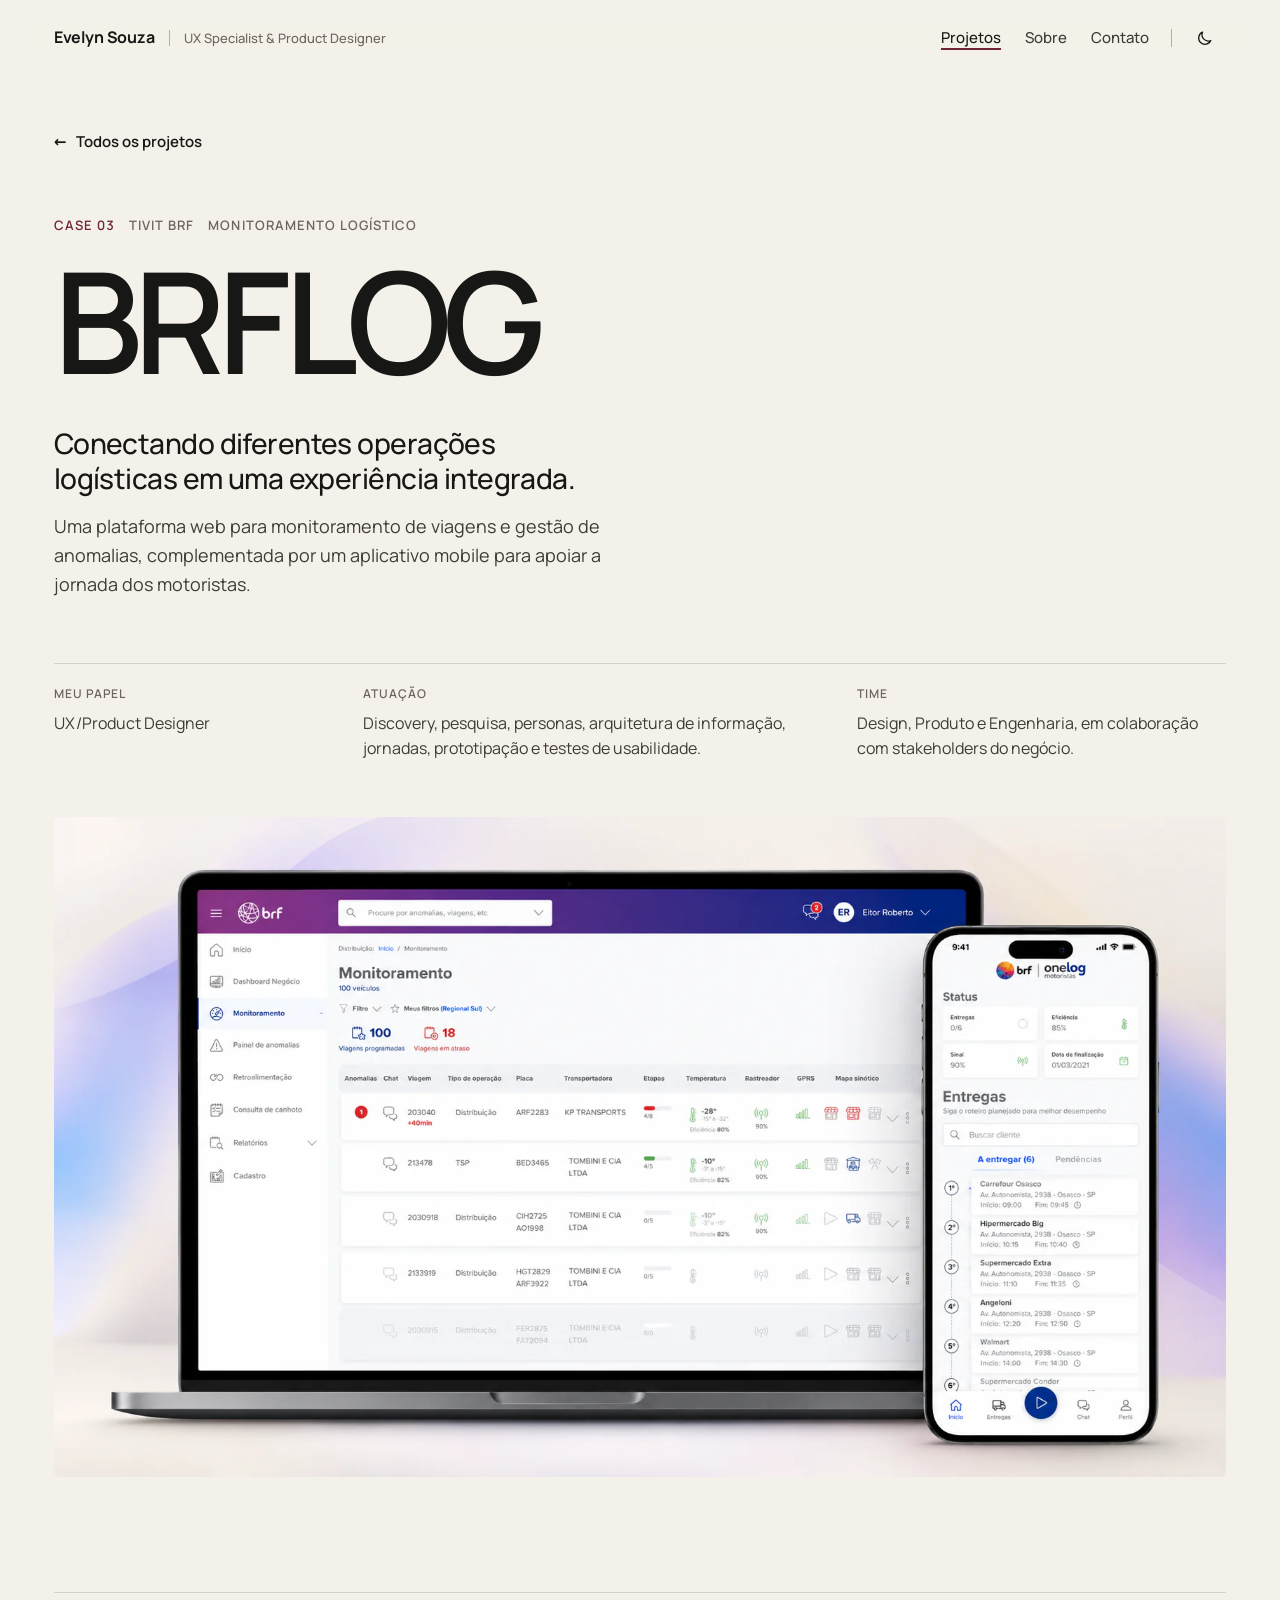
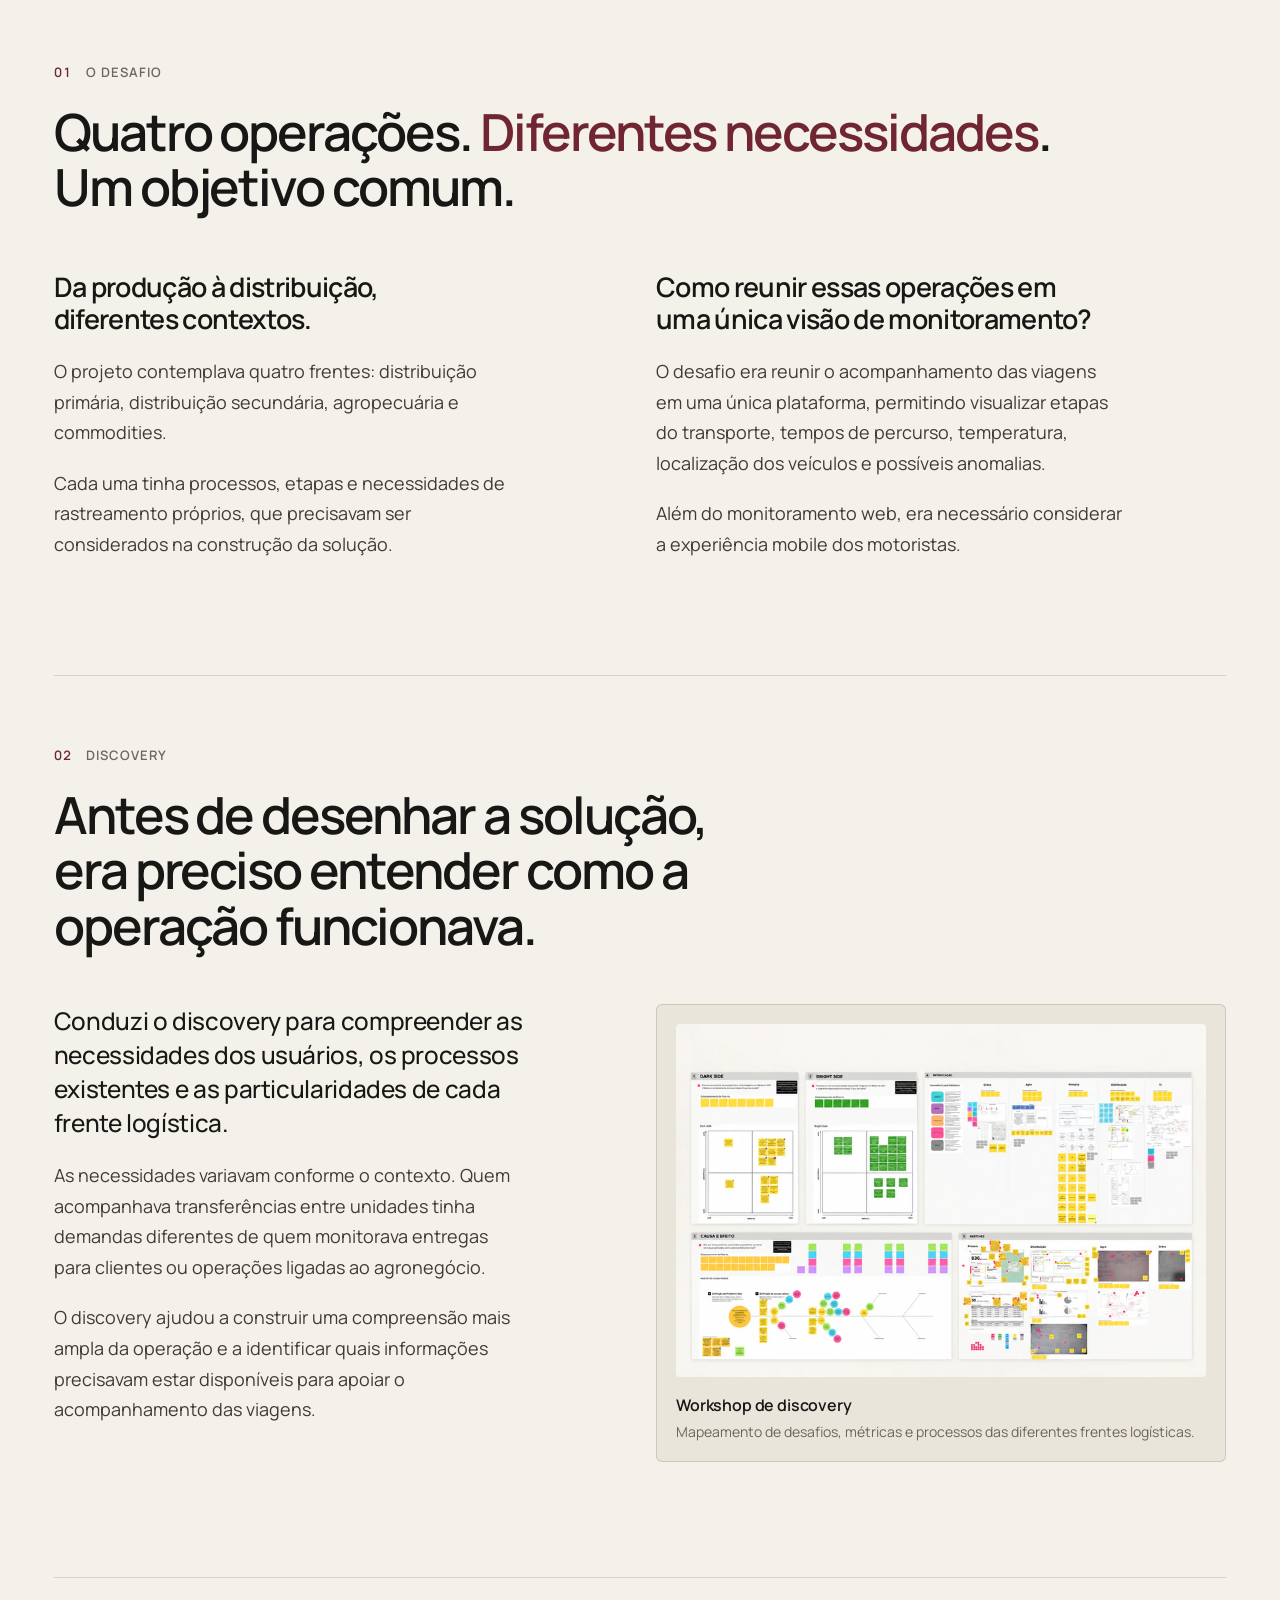
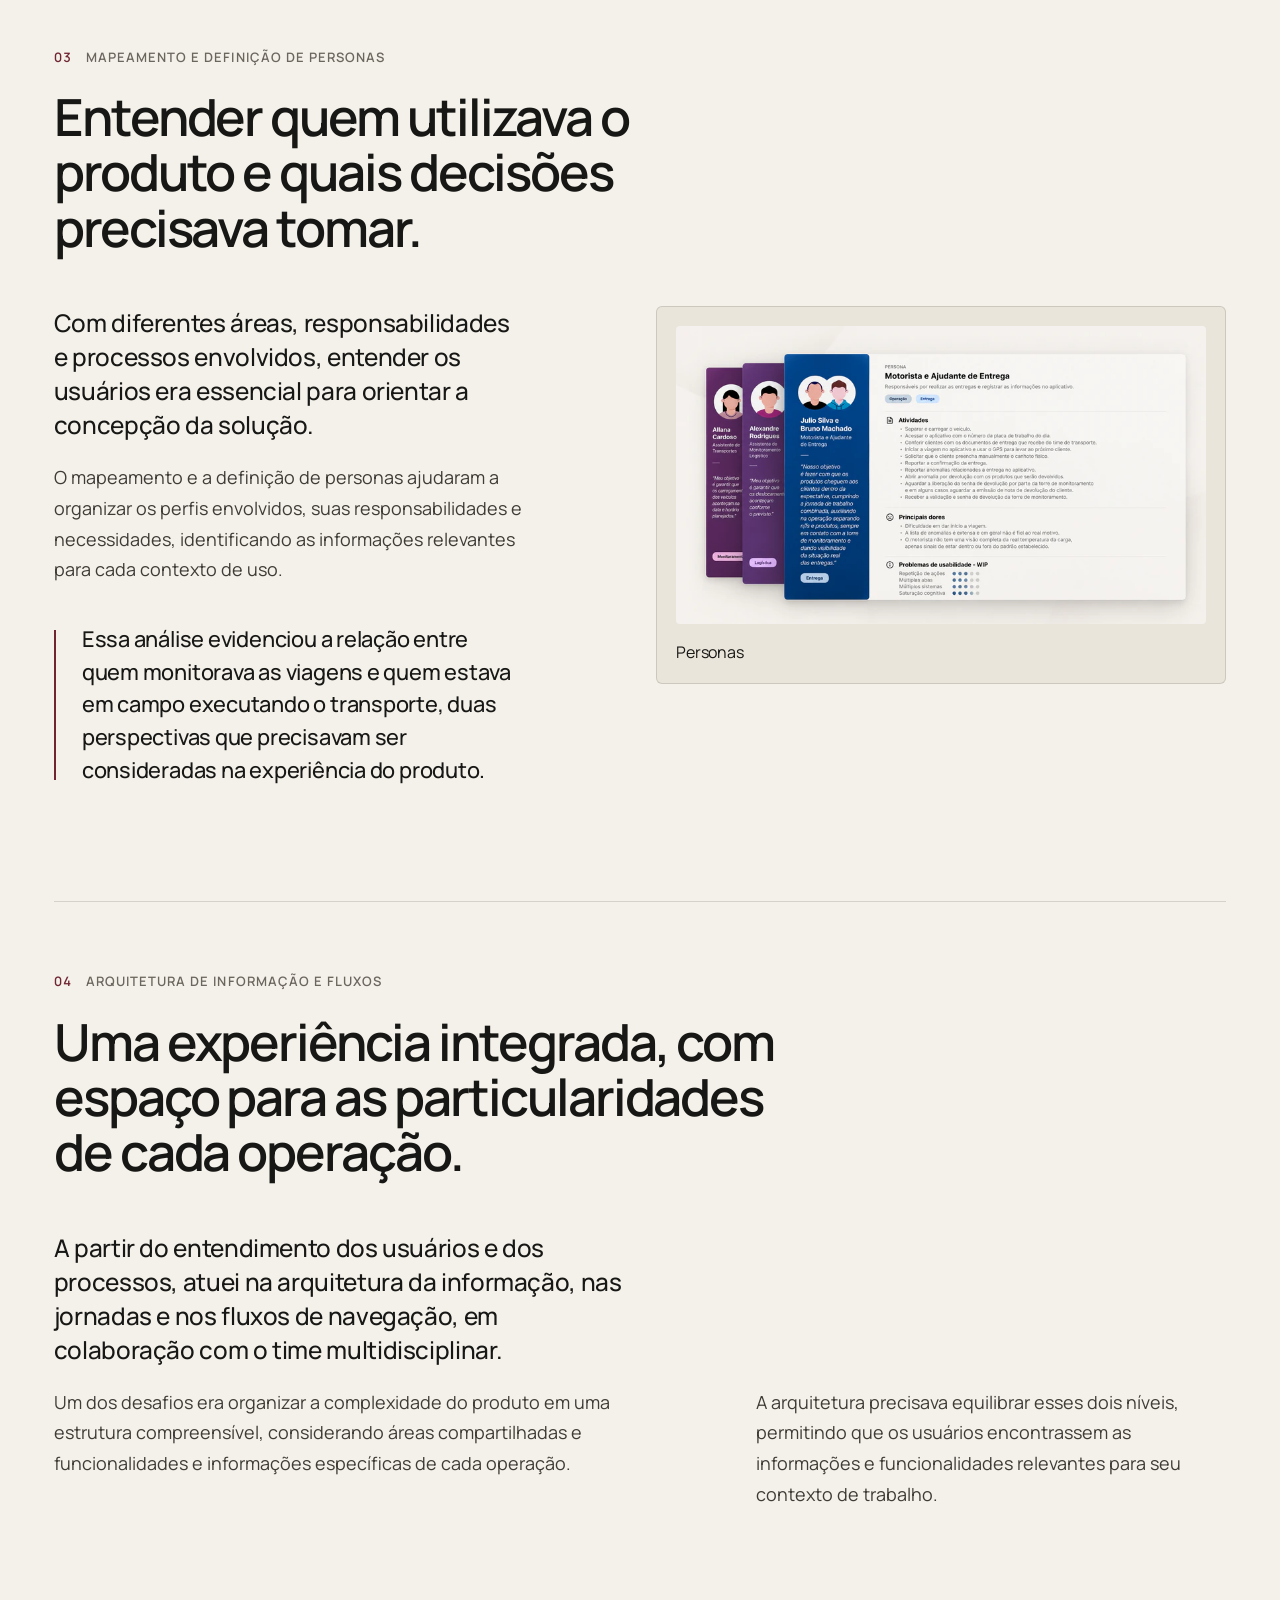
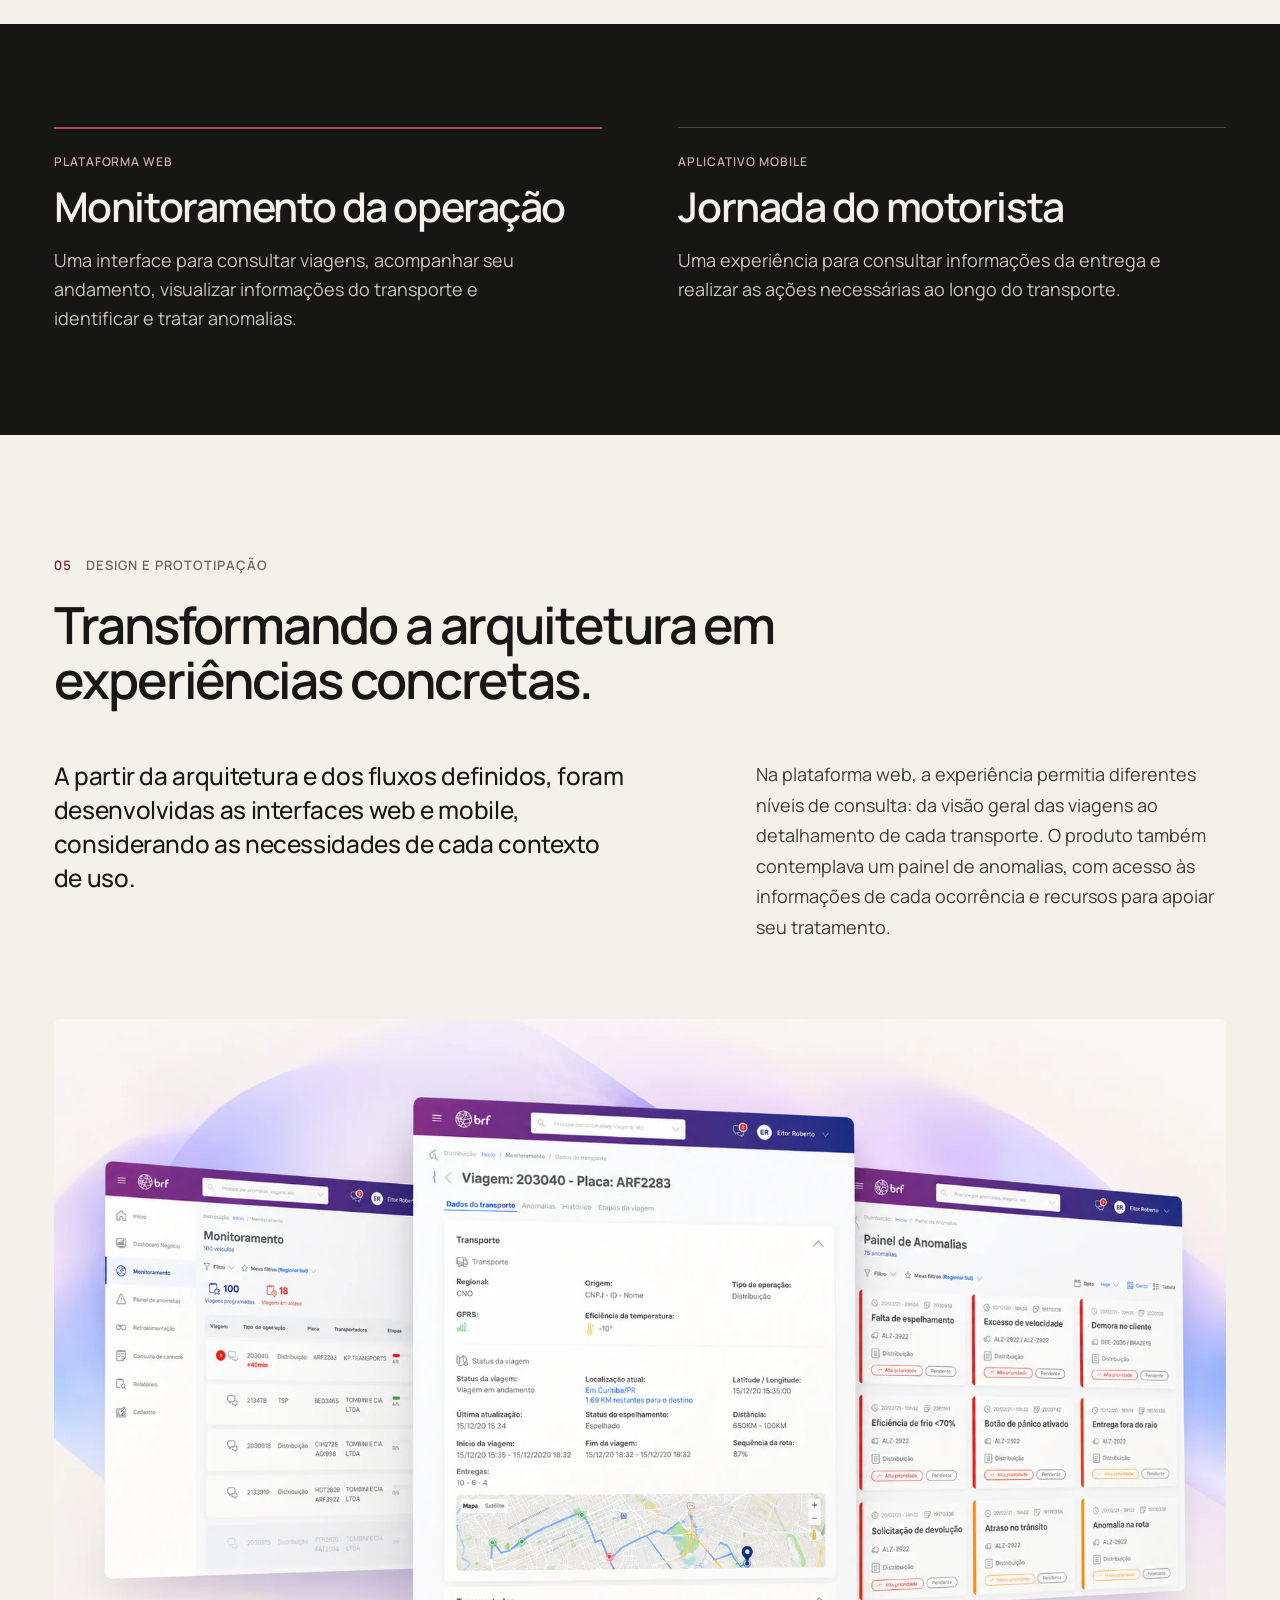
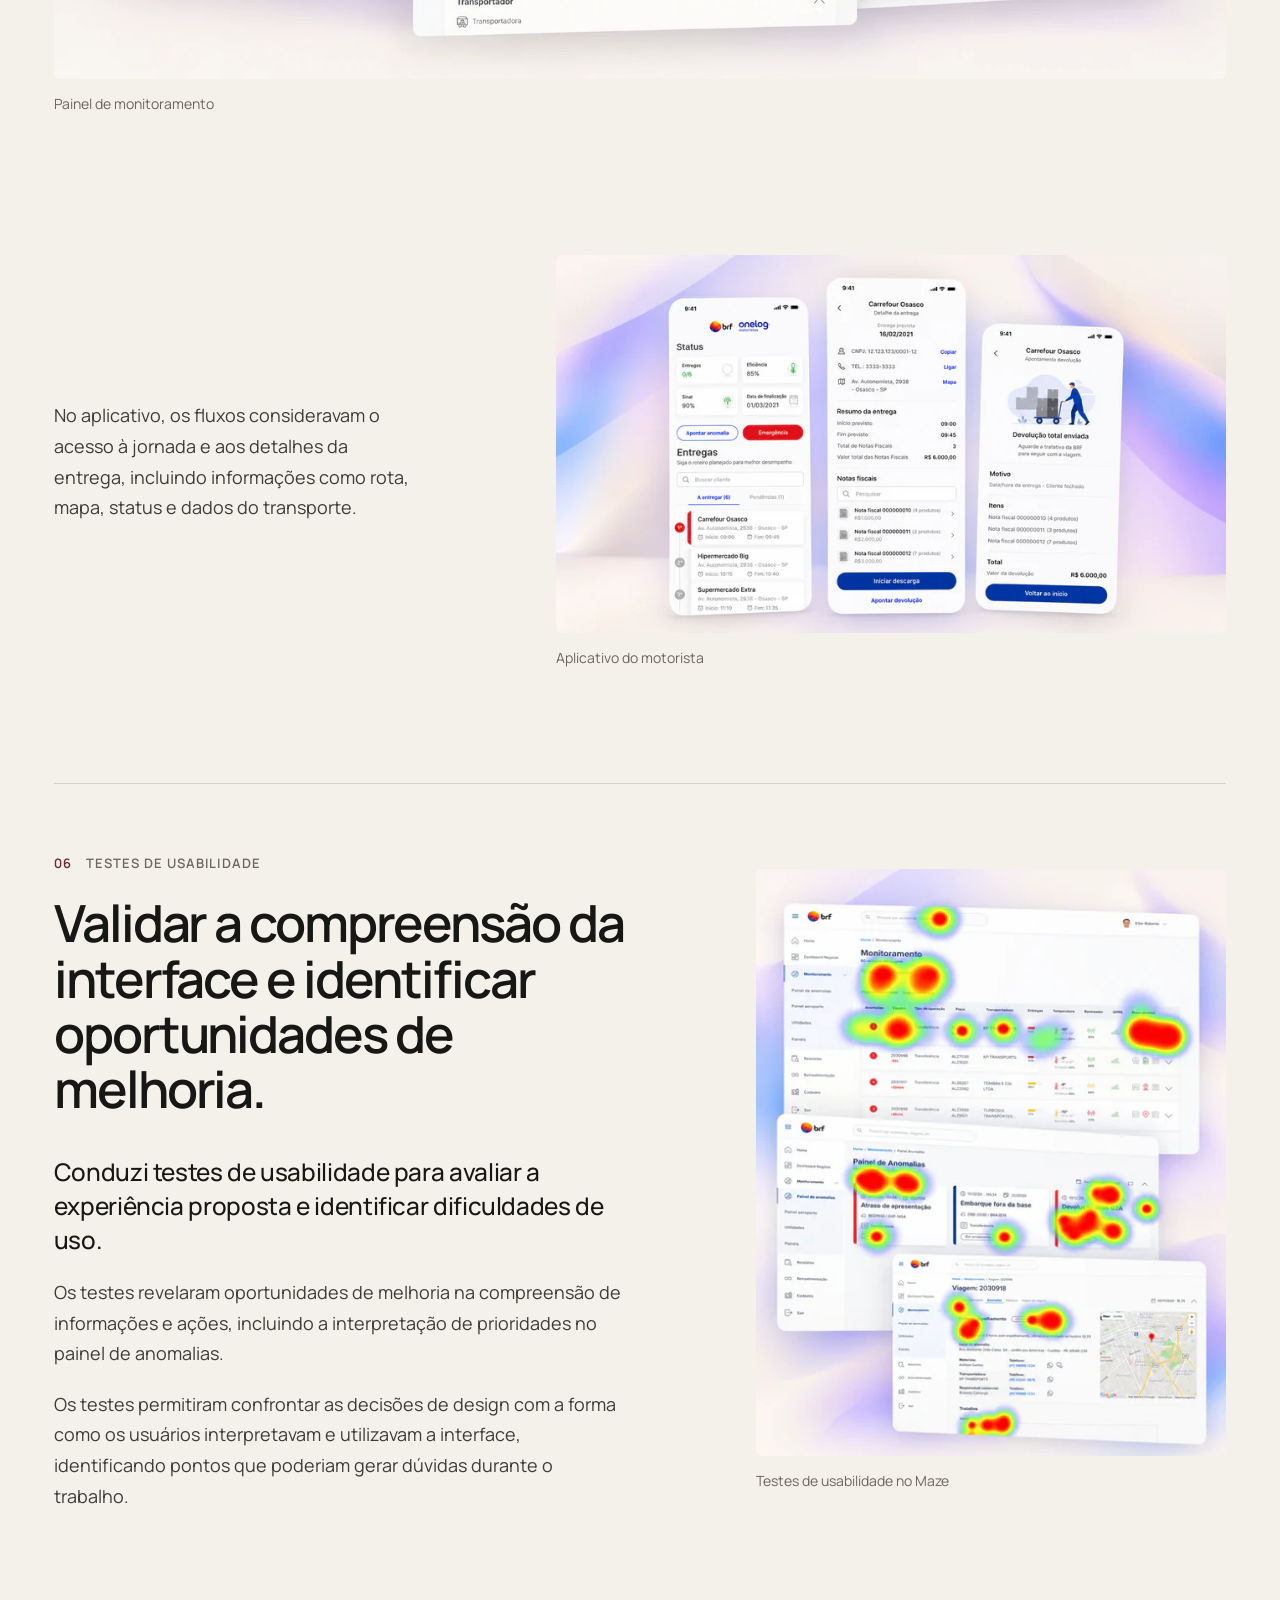
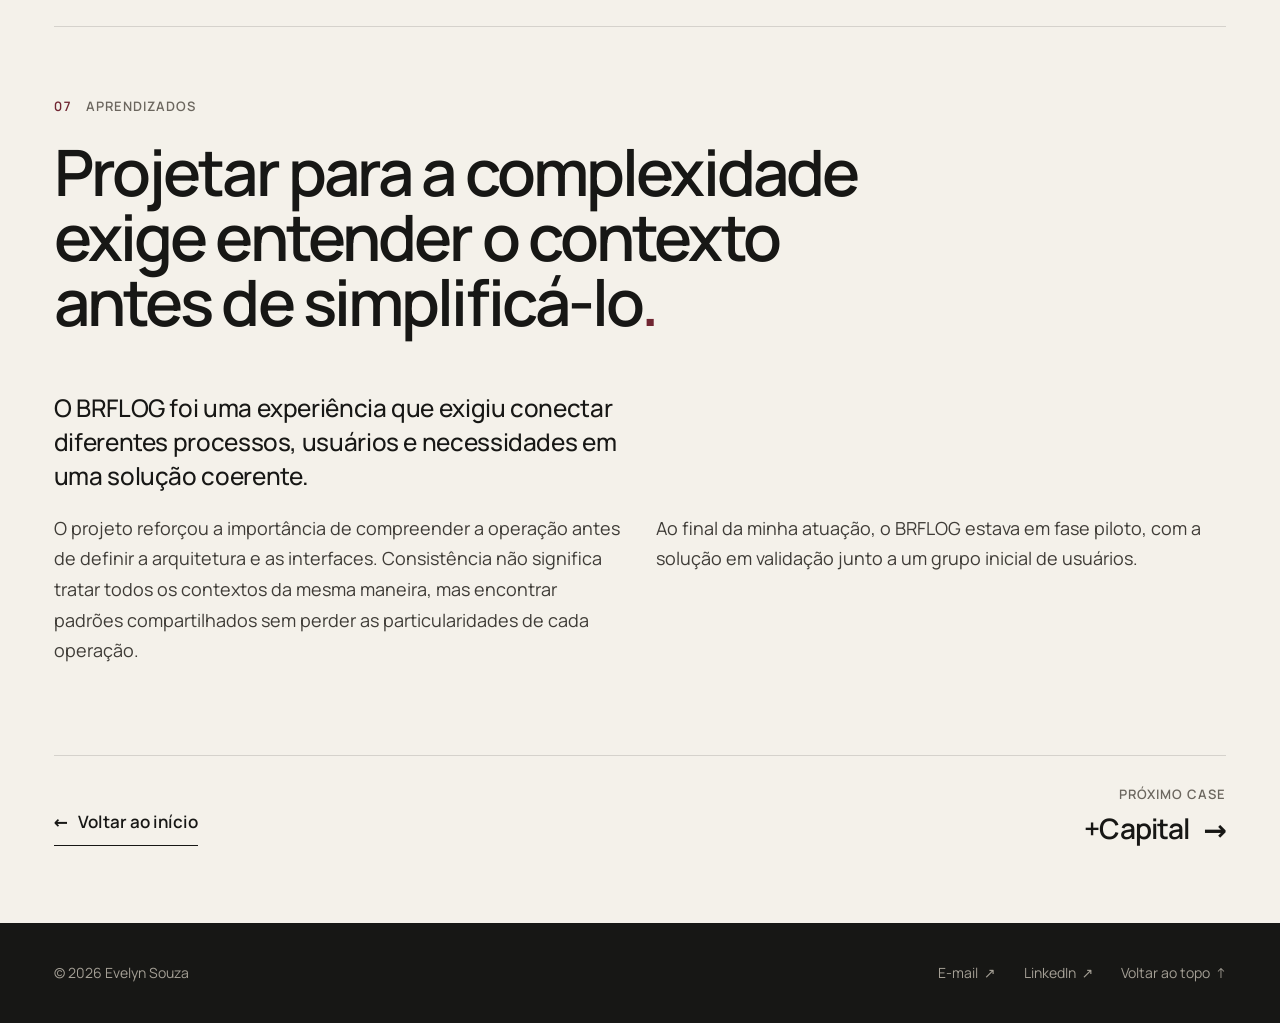
<file: case-brflog.html>
<!doctype html>
<html lang="pt-BR">
<head>
<meta charset="utf-8">
<meta name="viewport" content="width=device-width, initial-scale=1">
<link rel="icon" href="favicon.ico" sizes="32x32">
<link rel="icon" href="favicon.svg" type="image/svg+xml">
<link rel="apple-touch-icon" href="apple-touch-icon.png">
<title>BRF: Monitoramento logístico - Evelyn Souza</title>
<meta name="description" content="Case BRF: plataforma web de monitoramento de viagens e gestão de anomalias, com aplicativo mobile para motoristas, conectando diferentes operações logísticas em uma experiência integrada.">
<meta name="author" content="Evelyn Souza">
<meta name="robots" content="index, follow">
<link rel="canonical" href="https://evelynsouza.design/case-brflog">
<meta property="og:type" content="article">
<meta property="og:locale" content="pt_BR">
<meta property="og:site_name" content="Evelyn Souza">
<meta property="og:title" content="BRFLOG">
<meta property="og:description" content="Conectando diferentes operações logísticas em uma experiência integrada.">
<meta property="og:url" content="https://evelynsouza.design/case-brflog">
<meta property="og:image" content="https://evelynsouza.design/assets/images/brflog-capa.png">
<meta property="og:image:width" content="1672">
<meta property="og:image:height" content="941">
<meta property="og:image:alt" content="Plataforma web e aplicativo do motorista do BRFLOG.">
<meta name="twitter:card" content="summary_large_image">
<script type="application/ld+json">
{
  "@context": "https://schema.org",
  "@type": "Article",
  "headline": "BRFLOG — monitoramento logístico",
  "description": "Conectando diferentes operações logísticas em uma experiência integrada.",
  "image": "https://evelynsouza.design/assets/images/brflog-capa.png",
  "url": "https://evelynsouza.design/case-brflog",
  "inLanguage": "pt-BR",
  "author": { "@type": "Person", "@id": "https://evelynsouza.design/#person", "name": "Evelyn Souza", "url": "https://evelynsouza.design/" },
  "isPartOf": { "@id": "https://evelynsouza.design/#website" }
}
</script>
<link rel="preload" href="assets/fonts/manrope-latin.woff2" as="font" type="font/woff2" crossorigin>
<link rel="stylesheet" href="css/navegacao.css?v=20261019">
<link rel="stylesheet" href="css/case-brflog.css?v=20261019">
</head>
<body>
<div class="shell">
<div class="site" id="topo">
  <a class="skip" href="#conteudo">Pular para o conteúdo</a>

  <header class="topbar">
    <div class="wrap topbar-in">
      <a class="brand" href="/"><span class="brand-name">Evelyn Souza</span><span class="brand-sep" aria-hidden="true"></span><span class="brand-role">UX Specialist &amp; Product Designer</span></a>
      <div class="nav-wrap">
        <nav class="nav" id="menu" aria-label="Principal">
          <a href="/" aria-current="true" data-click="go-projects">Projetos</a>
          <a href="sobre" data-click="close-menu">Sobre</a>
          <a href="#contato" data-click="close-menu">Contato</a>
        </nav>
        <span class="nav-sep" aria-hidden="true"></span>
        <button class="theme-btn" type="button" aria-label="Tema escuro" aria-pressed="false" data-click="toggle-theme">
          <svg class="i-moon" viewBox="0 0 24 24" fill="none" stroke="currentColor" stroke-width="1.6" stroke-linecap="round" stroke-linejoin="round" aria-hidden="true"><path d="M20 14.5A8 8 0 0 1 9.5 4a8 8 0 1 0 10.5 10.5Z"></path></svg>
          <svg class="i-sun" viewBox="0 0 24 24" fill="none" stroke="currentColor" stroke-width="1.6" stroke-linecap="round" aria-hidden="true"><circle cx="12" cy="12" r="4"></circle><path d="M12 2.5v2M12 19.5v2M2.5 12h2M19.5 12h2M5.3 5.3l1.4 1.4M17.3 17.3l1.4 1.4M5.3 18.7l1.4-1.4M17.3 6.7l1.4-1.4"></path></svg>
        </button>
        <button class="menu-btn" type="button" aria-label="Menu" aria-controls="menu" aria-expanded="false" data-click="toggle-menu"><span class="bar" aria-hidden="true"></span><span class="bar" aria-hidden="true"></span></button>
      </div>
    </div>
  </header>

  <main id="conteudo">
    <!-- Capa -->
    <header class="wrap" aria-labelledby="case-title">
      <a class="back intro" href="/"><span class="arr" aria-hidden="true">←</span> Todos os projetos</a>
      <div class="grid open">
        <p class="eyebrow intro intro-2" style="grid-column: 1 / -1"><span class="n">Case 03</span><span>Tivit BRF</span><span>Monitoramento Logístico</span></p>
        <h1 id="case-title" class="open-title is-brand intro intro-2">BRFLOG</h1>
        <p class="open-sub intro intro-3">Conectando diferentes operações logísticas em uma experiência integrada.</p>
        <p class="open-q intro intro-3">Uma plataforma web para monitoramento de viagens e gestão de anomalias, complementada por um aplicativo mobile para apoiar a jornada dos motoristas.</p>
      </div>
      <dl class="meta intro intro-4">
        <div><dt>Meu papel</dt><dd>UX/Product Designer</dd></div>
        <div><dt>Atuação</dt><dd>Discovery, pesquisa, personas, arquitetura de informação, jornadas, prototipação e testes de usabilidade.</dd></div>
        <div><dt>Time</dt><dd>Design, Produto e Engenharia, em colaboração com stakeholders do negócio.</dd></div>
      </dl>
      <div class="hero-slot intro intro-4">
        <figure class="slot " data-slot="brf-hero">
            <picture><source type="image/webp" srcset="assets/images/webp/brflog-capa-480.webp 480w, assets/images/webp/brflog-capa-800.webp 800w, assets/images/webp/brflog-capa-1200.webp 1200w, assets/images/webp/brflog-capa-1672.webp 1672w" sizes="(max-width: 1440px) 96vw, 1320px"><img class="slot-img" src="assets/images/brflog-capa.png" width="1672" height="941" alt="Mockup do BRFLOG: notebook com a tela de Monitoramento da plataforma web, com a lista de viagens, etapas, temperatura e rastreamento, e smartphone em primeiro plano com o aplicativo do motorista mostrando status e a lista de entregas." fetchpriority="high"></picture>
            
            
          </figure>
      </div>
    </header>

    <!-- 01 O desafio -->
    <section class="wrap sec" aria-labelledby="ch-title">
      <hr class="sec-rule">
      <div class="grid">
        <div class="ch-head reveal">
          <p class="eyebrow"><span class="n">01</span><span>O desafio</span></p>
          <h2 id="ch-title" class="h2 ch-title" style="width: 1252px">Quatro operações. <span class="accent">Diferentes necessidades</span>. Um objetivo comum.</h2>
        </div>
        <div class="ch-a prose reveal">
          <h3 class="ch-sub">Da produção&nbsp;<span style="font-size: clamp(22px, 2.1cqi, 30px); letter-spacing: -0.025em; text-wrap-mode: initial"></span><span style="font-size: clamp(22px, 2.1cqi, 30px); letter-spacing: -0.025em; text-wrap-mode: initial">à&nbsp;</span><span style="font-size: clamp(22px, 2.1cqi, 30px); letter-spacing: -0.025em; text-wrap-mode: initial">distribuição</span><span style="font-size: clamp(22px, 2.1cqi, 30px); letter-spacing: -0.025em; text-wrap-mode: initial">, diferentes contextos.</span><br></h3>
          <p>O projeto contemplava quatro frentes: distribuição primária, distribuição secundária, agropecuária e commodities.</p>
          <p>Cada uma tinha processos, etapas e necessidades de rastreamento próprios, que precisavam ser considerados na construção da solução.</p>
        </div>
        <div class="ch-b prose reveal">
          <h3 class="ch-sub">Como reunir essas operações em uma única visão de monitoramento?</h3>
          <p>O desafio era reunir o acompanhamento das viagens em uma única plataforma, permitindo visualizar etapas do transporte, tempos de percurso, temperatura, localização dos veículos e possíveis anomalias.</p>
          <p>Além do monitoramento web, era necessário considerar a experiência mobile dos motoristas.</p>
        </div>
      </div>
      
    </section>

    <!-- 02 Discovery -->
    <section class="wrap sec" aria-labelledby="disc-title">
      <hr class="sec-rule">
      <div class="grid">
        <div class="disc-head reveal">
          <p class="eyebrow"><span class="n">02</span><span>Discovery</span></p>
          <h2 id="disc-title" class="h2 is-wide">Antes de desenhar a solução, era preciso entender como a operação funcionava.</h2>
        </div>
        <div class="disc-text prose reveal">
          <p class="lead">Conduzi o discovery para compreender as necessidades dos usuários, os processos existentes e as particularidades de cada frente logística.</p>
          
          <p>As necessidades variavam conforme o contexto. Quem acompanhava transferências entre unidades tinha demandas diferentes de quem monitorava entregas para clientes ou operações ligadas ao agronegócio.</p>
          <p>O discovery ajudou a construir uma compreensão mais ampla da operação e a identificar quais informações precisavam estar disponíveis para apoiar o acompanhamento das viagens.</p>
        </div>
        <div class="disc-fig reveal">
          <figure class="artifact" data-slot="brf-discovery">
            <picture><source type="image/webp" srcset="assets/images/webp/brflog-workshop-discovery-480.webp 480w, assets/images/webp/brflog-workshop-discovery-800.webp 800w, assets/images/webp/brflog-workshop-discovery-1200.webp 1200w, assets/images/webp/brflog-workshop-discovery-1536.webp 1536w" sizes="(max-width: 960px) 87vw, (max-width: 1440px) 42vw, 600px"><img class="artifact-img" src="assets/images/brflog-workshop-discovery.png" alt="Quadro do workshop de discovery com cinco atividades: Dark side e Bright side, com post-its organizados por importância e impacto; Metrificação, com indicadores por frente (Grãos, Agro, Primária, Distribuição e TI); Causa e efeito, com análise de causas raízes; e Sketches por frente logística." width="1536" height="1024" loading="lazy"></picture>
            <figcaption class="artifact-cap"><strong>Workshop de discovery</strong><span>Mapeamento de desafios, métricas e processos das diferentes frentes logísticas.</span></figcaption>
          </figure>
        </div>
      </div>
    </section>

    <!-- 03 Personas -->
    <section class="wrap sec" aria-labelledby="per-title">
      <hr class="sec-rule">
      <div class="grid">
        <div class="per-head reveal">
          <p class="eyebrow"><span class="n">03</span><span>Mapeamento e definição de personas</span></p>
          <h2 id="per-title" class="h2 is-wide">Entender quem utilizava o produto e quais decisões precisava tomar.</h2>
        </div>
        <div class="per-text prose reveal">
          <p class="lead">Com diferentes áreas, responsabilidades e processos envolvidos, entender os usuários era essencial para orientar a concepção da solução.</p>
          <p>O mapeamento e a definição de personas ajudaram a organizar os perfis envolvidos, suas responsabilidades e necessidades, identificando as informações relevantes para cada contexto de uso.</p>
          <p class="per-aside note">Essa análise evidenciou a relação entre quem monitorava as viagens e quem estava em campo executando o transporte, duas perspectivas que precisavam ser consideradas na experiência do produto.</p>
        </div>
        <div class="per-fig reveal">
          <figure class="artifact" data-slot="brf-personas">
            
            <picture><source type="image/webp" srcset="assets/images/webp/brflog-personas-480.webp 480w, assets/images/webp/brflog-personas-800.webp 800w, assets/images/webp/brflog-personas-1200.webp 1200w, assets/images/webp/brflog-personas-1672.webp 1672w" sizes="(max-width: 960px) 87vw, (max-width: 1440px) 42vw, 600px"><img class="artifact-img" src="assets/images/brflog-personas.png" alt="Personas do projeto. Em destaque, Motorista e Ajudante de Entrega, com atividades, principais dores e problemas de usabilidade; atrás, as personas Assistente de Transportes e Assistente de Monitoramento Logístico." width="1672" height="941" loading="lazy"></picture>
            <figcaption class="artifact-cap"><strong style="font-weight: 400">Personas</strong></figcaption>
          </figure>
        </div>
      </div>
    </section>

    <!-- 04 Arquitetura de informação e fluxos -->
    <section class="wrap sec" aria-labelledby="ia-title">
      <hr class="sec-rule">
      <div class="grid">
        <div class="ia-head reveal">
          <p class="eyebrow"><span class="n">04</span><span>Arquitetura de informação e fluxos</span></p>
          <h2 id="ia-title" class="h2 is-wide">Uma experiência integrada, com espaço para as particularidades de cada operação.</h2>
        </div>
        <div class="ia-lead prose reveal">
          <p class="lead">A partir do entendimento dos usuários e dos processos, atuei na arquitetura da informação, nas jornadas e nos fluxos de navegação, em colaboração com o time multidisciplinar.</p>
        </div>
        <div class="ia-a prose reveal">
          <p>Um dos desafios era organizar a complexidade do produto em uma estrutura compreensível, considerando áreas compartilhadas e funcionalidades e informações específicas de cada operação.</p>
        </div>
        <div class="ia-b prose reveal">
          <p>A arquitetura precisava equilibrar esses dois níveis, permitindo que os usuários encontrassem as informações e funcionalidades relevantes para seu contexto de trabalho.</p>
        </div>
      </div>
      
      
    </section>

    <!-- Transição: as duas frentes da solução -->
    <section class="fronts" aria-label="As duas frentes da solução">
      <div class="wrap fronts-grid">
        <div class="front reveal">
          <span class="label">Plataforma web</span>
          <h3>Monitoramento da operação</h3>
          <p>Uma interface para consultar viagens, acompanhar seu andamento, visualizar informações do transporte e identificar e tratar anomalias.</p>
        </div>
        <div class="front reveal">
          <span class="label">Aplicativo mobile</span>
          <h3>Jornada do motorista</h3>
          <p>Uma experiência para consultar informações da entrega e realizar as ações necessárias ao longo do transporte.</p>
        </div>
      </div>
    </section>

    <!-- 05 Design e prototipação -->
    <section class="wrap sec" aria-labelledby="dp-title">
      <div class="grid">
        <div class="dp-head reveal">
          <p class="eyebrow"><span class="n">05</span><span>Design e prototipação</span></p>
          <h2 id="dp-title" class="h2 is-wide">Transformando a arquitetura em experiências concretas.</h2>
        </div>
        <div class="dp-intro prose reveal">
          <p class="lead">A partir da arquitetura e dos fluxos definidos, foram desenvolvidas as interfaces web e mobile, considerando as necessidades de cada contexto de uso.</p>
        </div>
        <div class="dp-web prose reveal">
          <p>Na plataforma web, a experiência permitia diferentes níveis de consulta: da visão geral das viagens ao detalhamento de cada transporte. O produto também contemplava um painel de anomalias, com acesso às informações de cada ocorrência e recursos para apoiar seu tratamento.&nbsp;</p>
        </div>
      </div>
      <div class="dp-main reveal">
        <figure class="slot" data-slot="brf-monitoramento">
          <picture><source type="image/webp" srcset="assets/images/webp/brflog-plataforma-web-480.webp 480w, assets/images/webp/brflog-plataforma-web-800.webp 800w, assets/images/webp/brflog-plataforma-web-1200.webp 1200w, assets/images/webp/brflog-plataforma-web-1672.webp 1672w" sizes="(max-width: 1440px) 96vw, 1320px"><img class="slot-img" src="assets/images/brflog-plataforma-web.png" alt="Três telas da plataforma web do BRFLOG: Monitoramento, com a lista de viagens; detalhe da viagem, com dados do transporte, status e mapa da rota; e Painel de Anomalias, com ocorrências classificadas por prioridade." width="1672" height="941" loading="lazy"></picture>
          <figcaption class="cap">Painel de monitoramento</figcaption>
        </figure>
      </div>
      <div class="grid dp-pair">
        
        
      </div>
      <div class="grid dp-app">
        <div class="prose reveal">
          <p>No aplicativo, os fluxos consideravam o acesso à jornada e aos detalhes da entrega, incluindo informações como rota, mapa, status e dados do transporte.</p>
        </div>
        <figure class="slot reveal" data-slot="brf-aplicativo">
          <picture><source type="image/webp" srcset="assets/images/webp/brflog-app-motorista-480.webp 480w, assets/images/webp/brflog-app-motorista-800.webp 800w, assets/images/webp/brflog-app-motorista-1200.webp 1200w, assets/images/webp/brflog-app-motorista-1671.webp 1671w" sizes="(max-width: 960px) 90vw, (max-width: 1440px) 52vw, 760px"><img class="slot-img" src="assets/images/brflog-app-motorista.png" alt="Três telas do aplicativo do motorista: início com status e lista de entregas; detalhe da entrega com resumo e notas fiscais; e confirmação de devolução total enviada." width="1671" height="941" loading="lazy"></picture>
          <figcaption class="cap">Aplicativo do motorista<br></figcaption>
        </figure>
      </div>
      
    </section>

    <!-- 06 Testes de usabilidade -->
    <section class="wrap sec" aria-labelledby="ut-title">
      <hr class="sec-rule">
      <div class="grid">
        <div class="ut-text reveal">
          <p class="eyebrow"><span class="n">06</span><span>Testes de usabilidade</span></p>
          <h2 id="ut-title" class="h2">Validar a compreensão da interface e identificar oportunidades de melhoria.</h2>
          <div class="prose">
            <p class="lead">Conduzi testes de usabilidade para avaliar a experiência proposta e identificar dificuldades de uso.</p>
            <p>Os testes revelaram oportunidades de melhoria na compreensão de informações e ações, incluindo a interpretação de prioridades no painel de anomalias.</p>
            <p>Os testes permitiram confrontar as decisões de design com a forma como os usuários interpretavam e utilizavam a interface, identificando pontos que poderiam gerar dúvidas durante o trabalho.</p>
          </div>
        </div>
        <div class="ut-fig reveal">
          <figure class="slot" data-slot="brf-testes-usabilidade">
            <picture><source type="image/webp" srcset="assets/images/webp/brflog-testes-maze-480.webp 480w, assets/images/webp/brflog-testes-maze-800.webp 800w, assets/images/webp/brflog-testes-maze-1122.webp 1122w" sizes="(max-width: 960px) 90vw, (max-width: 1440px) 37vw, 530px"><img class="slot-img" src="assets/images/brflog-testes-maze.png" alt="Três telas do protótipo testadas no Maze com mapas de calor sobrepostos: Monitoramento, Painel de Anomalias e detalhe de uma viagem com a aba de anomalias, mostrando onde os participantes concentraram cliques." width="1122" height="1402" loading="lazy"></picture>
            <figcaption class="cap">Testes de usabilidade no Maze</figcaption>
          </figure>
        </div>
      </div>
    </section>

    <!-- 07 Aprendizados -->
    <section class="wrap sec" aria-labelledby="lr-title">
      <hr class="sec-rule">
      <div class="reveal">
        <p class="eyebrow"><span class="n">07</span><span>Aprendizados</span></p>
        <h2 id="lr-title" class="lr-title">Projetar para a complexidade exige entender o contexto antes de simplificá-lo<span class="accent">.</span></h2>
      </div>
      <div class="grid">
        <div class="lr-lead prose reveal">
          <p class="lead">O BRFLOG foi uma experiência que exigiu conectar diferentes processos, usuários e necessidades em uma solução coerente.</p>
        </div>
        <div class="lr-a prose reveal">
          <p>O projeto reforçou a importância de compreender a operação antes de definir a arquitetura e as interfaces. Consistência não significa tratar todos os contextos da mesma maneira, mas encontrar padrões compartilhados sem perder as particularidades de cada operação.</p>
        </div>
        <div class="lr-b prose reveal">
          <p>Ao final da minha atuação, o BRFLOG estava em fase piloto, com a solução em validação junto a um grupo inicial de usuários.</p>
        </div>
      </div>
      
    </section>

    <!-- Navegação entre cases -->
    <section class="wrap endnav" aria-label="Navegação entre cases">
      <nav class="close-nav reveal" aria-label="Navegação entre cases"><a class="home-link" href="/"><span class="arr" aria-hidden="true">←</span> Voltar ao início</a>
        <a class="next" href="case-mais-capital">
          <span class="eyebrow">Próximo case</span>
          <span class="next-title"><span class="u">+Capital</span><span class="arr" aria-hidden="true">→</span></span>
        </a>
      </nav>
    </section>
  </main>

  <footer id="contato" class="foot" aria-label="Contato">
    <div class="wrap foot-in">
      <span>© 2026 Evelyn Souza</span>
      <div class="foot-links">
        <a href="mailto:evelynsouzalves@gmail.com">E-mail <span aria-hidden="true">↗</span></a>
        <a href="https://www.linkedin.com/in/evelynsalves" target="_blank" rel="noopener noreferrer">LinkedIn <span aria-hidden="true">↗</span></a>
        <a href="#topo">Voltar ao topo <span aria-hidden="true">↑</span></a>
      </div>
    </div>
  </footer>
</div>
</div>
<script src="js/main.js?v=20261019"></script>
</body>
</html>
</file>
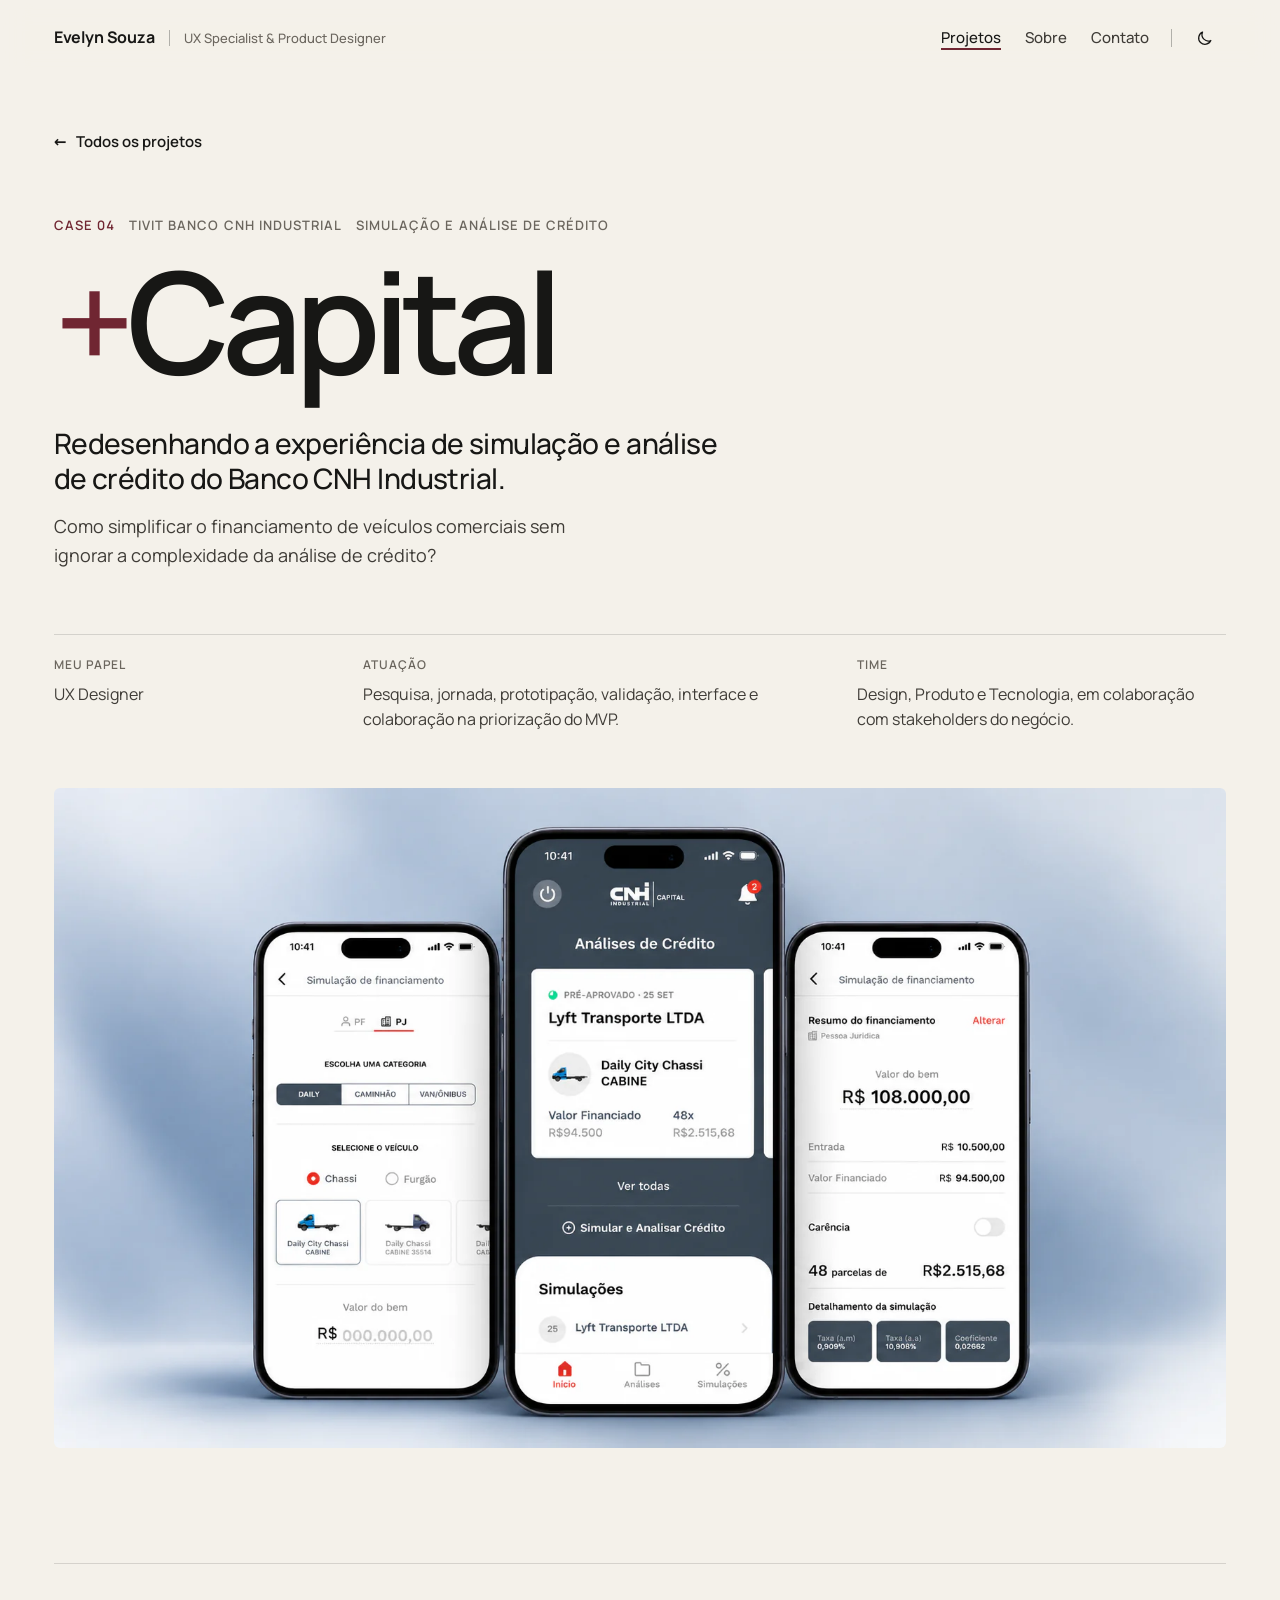
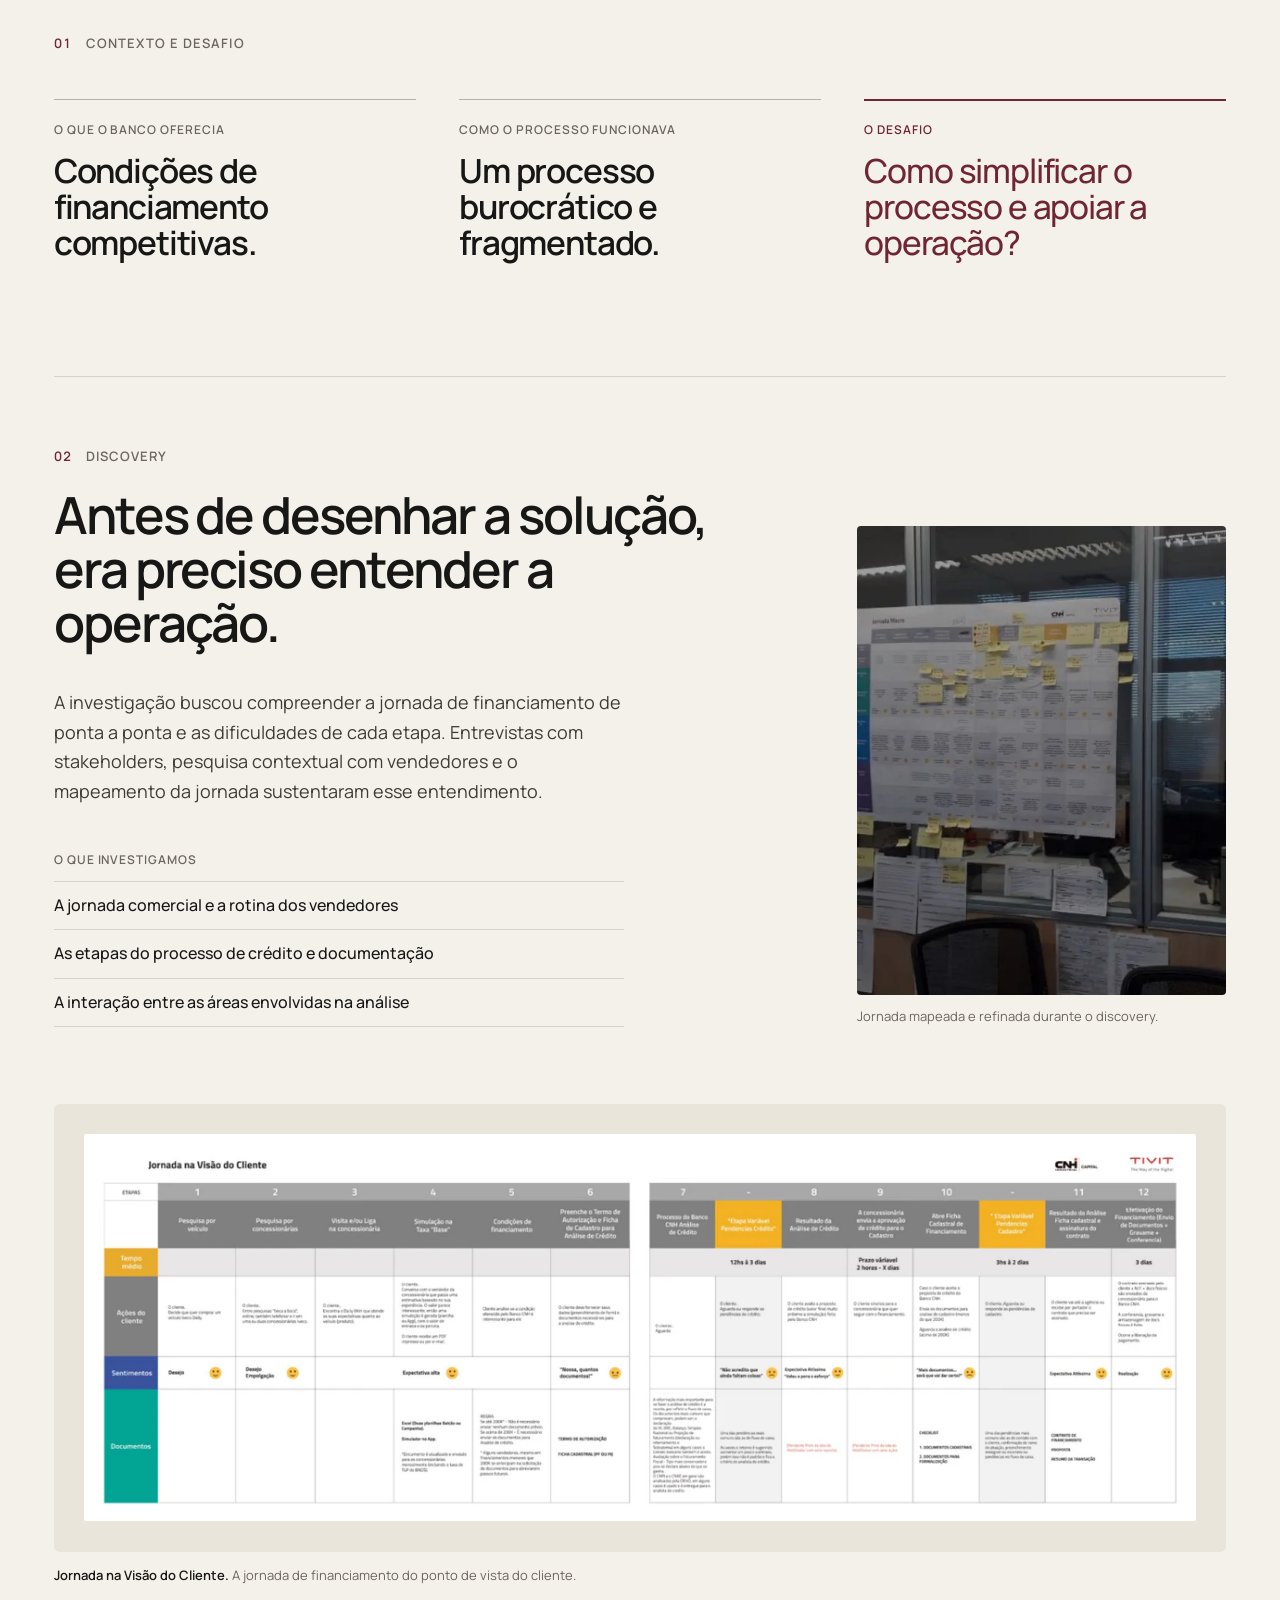
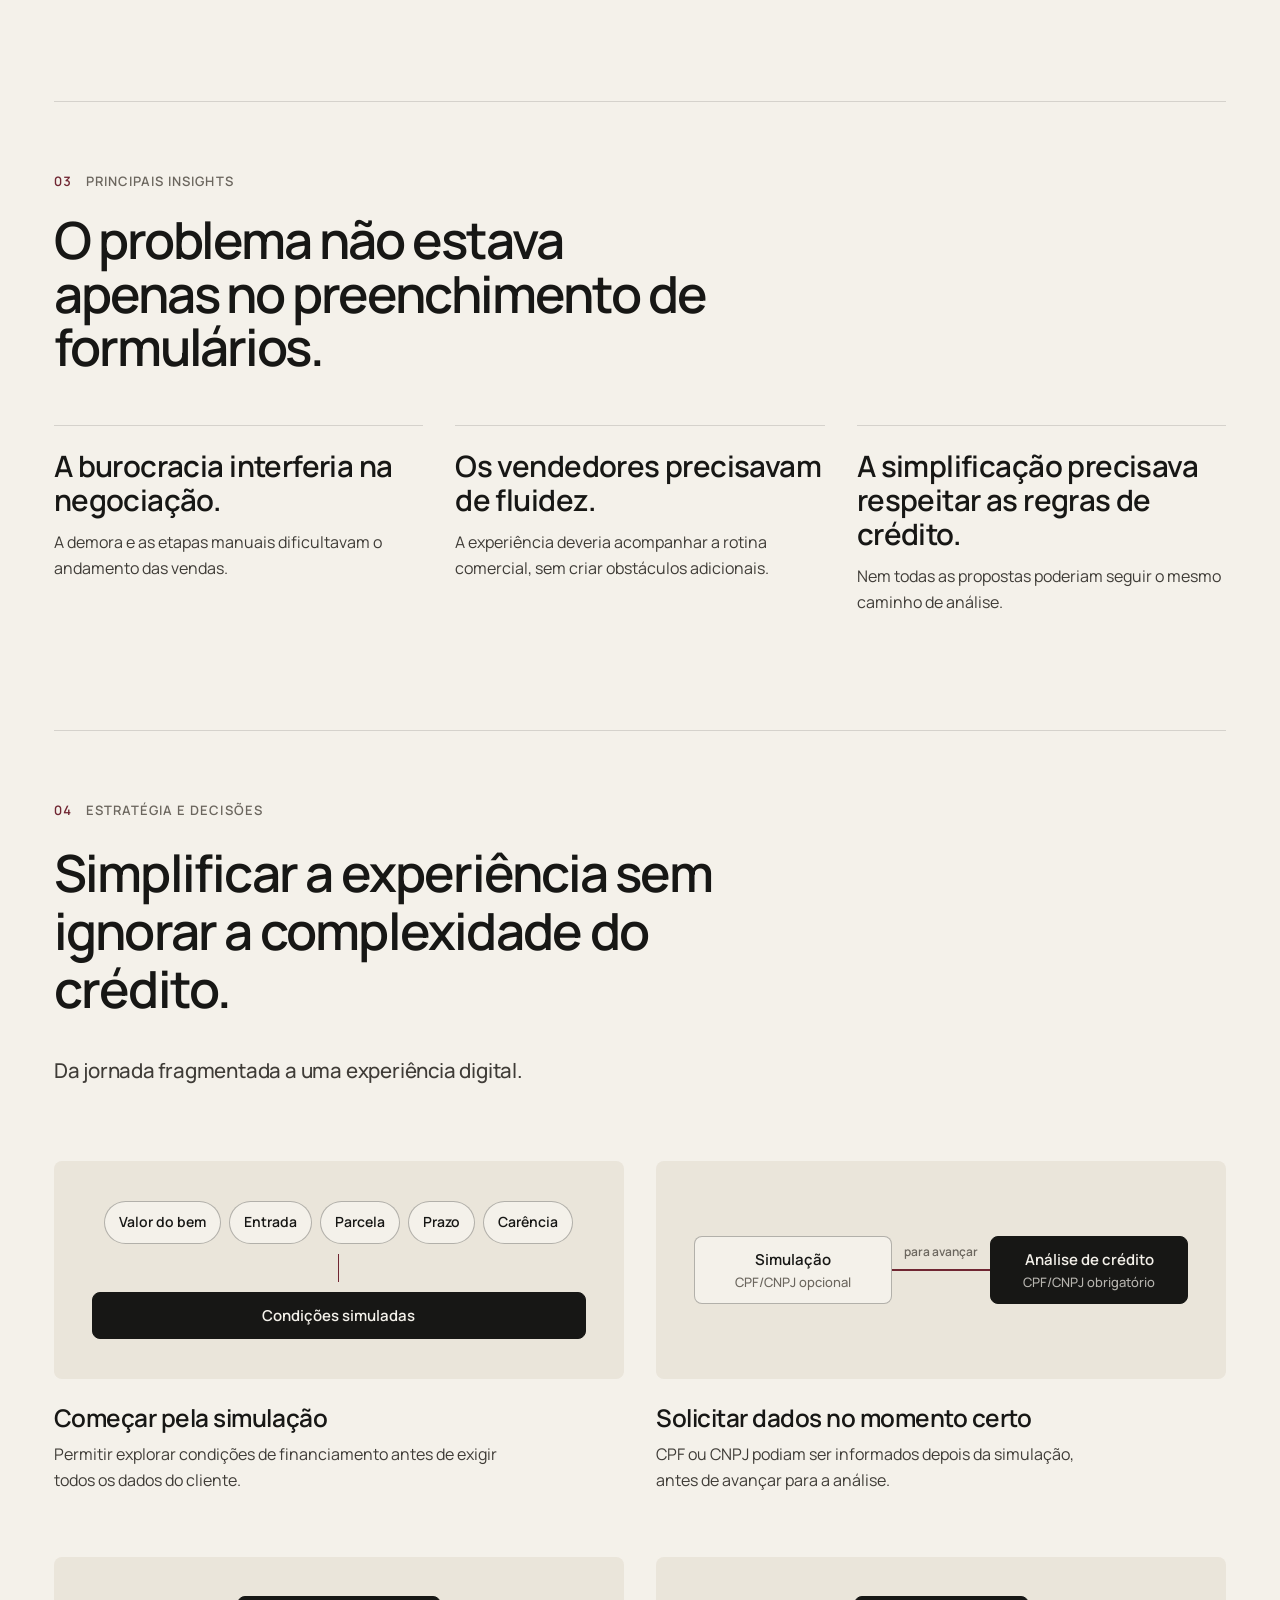
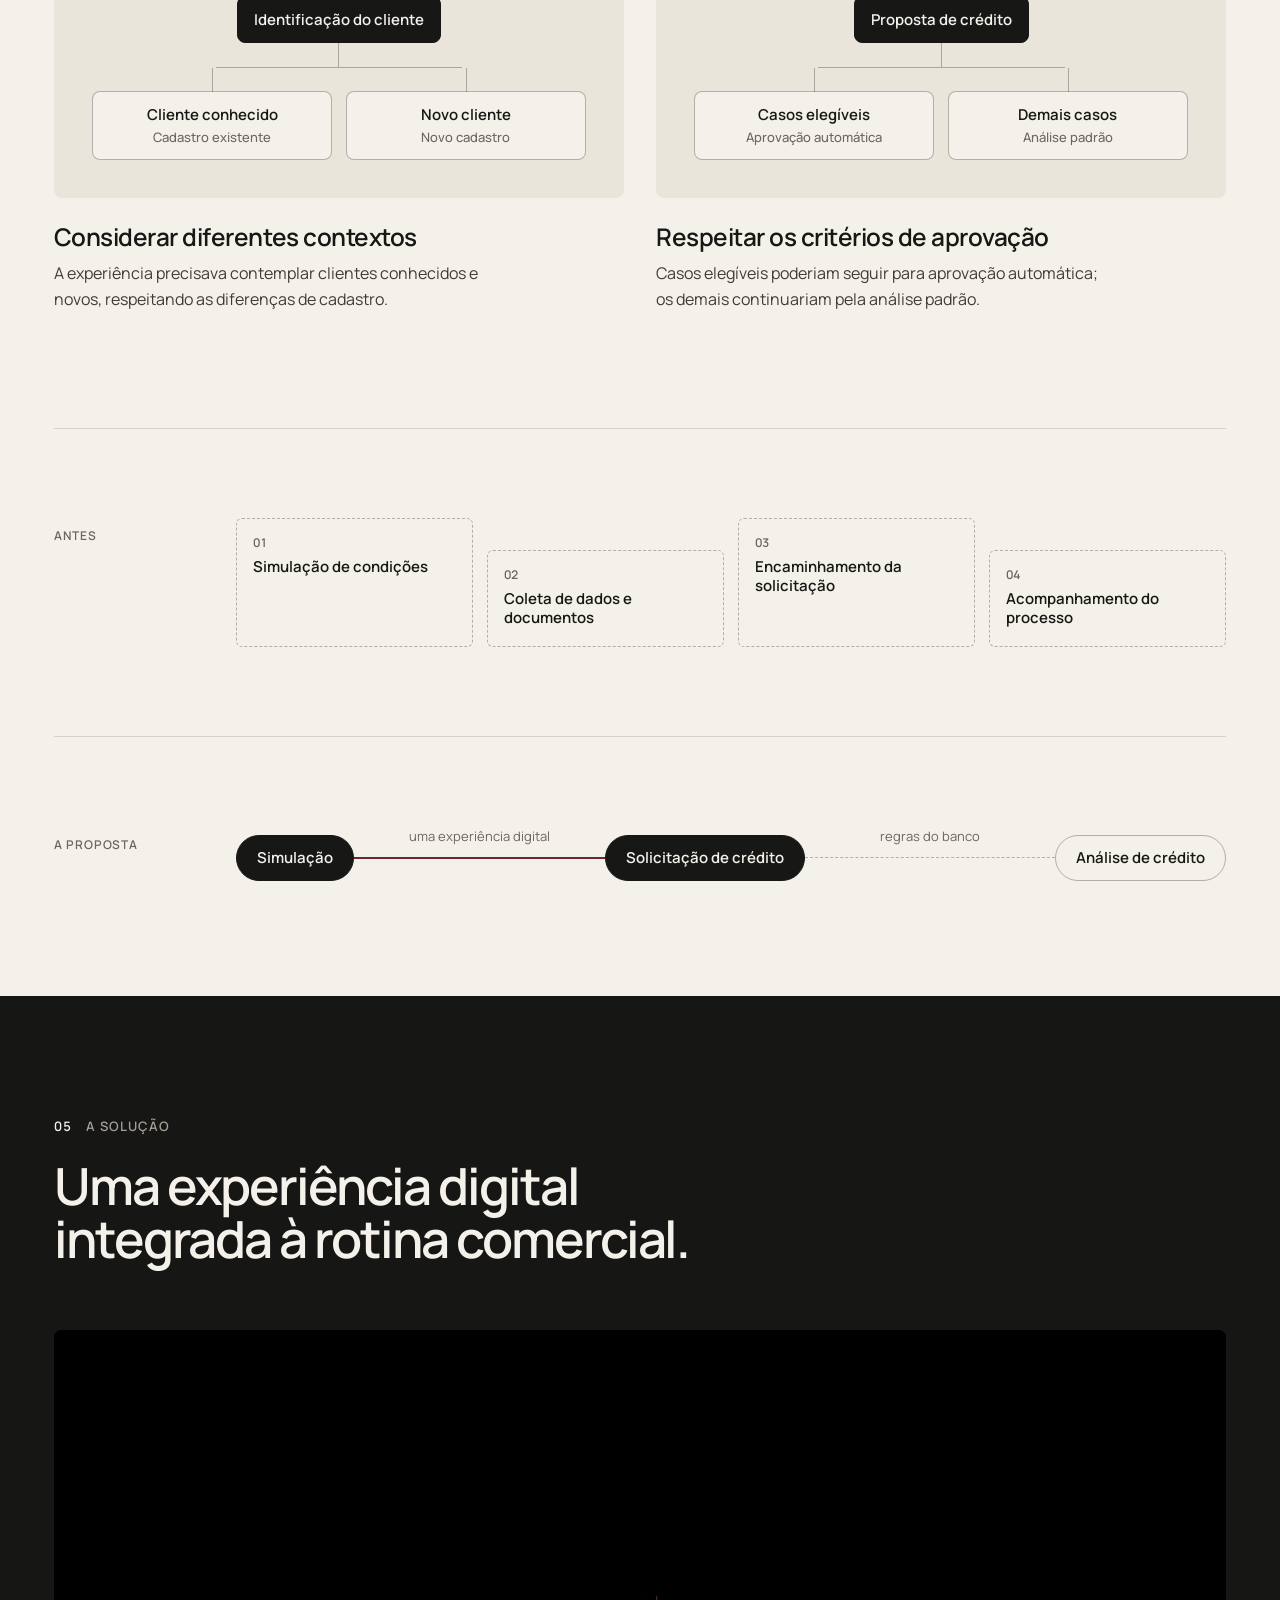
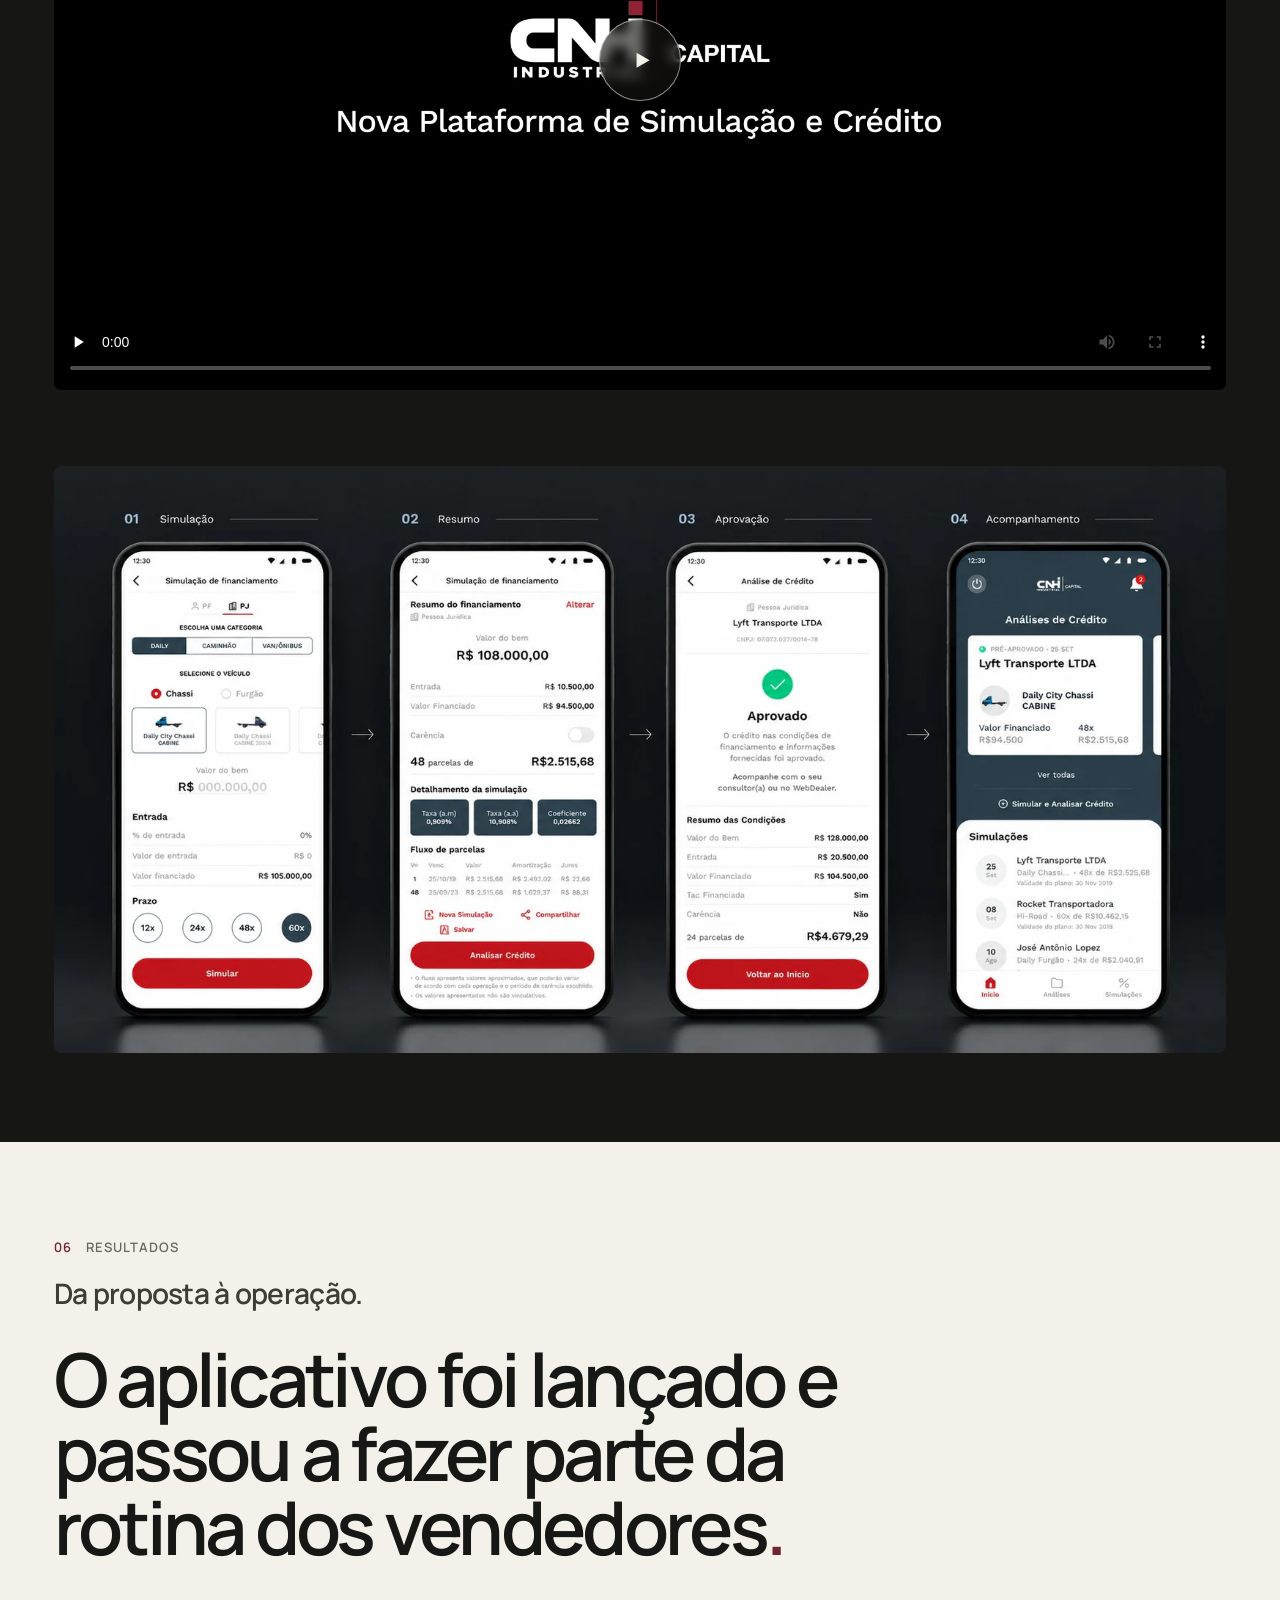
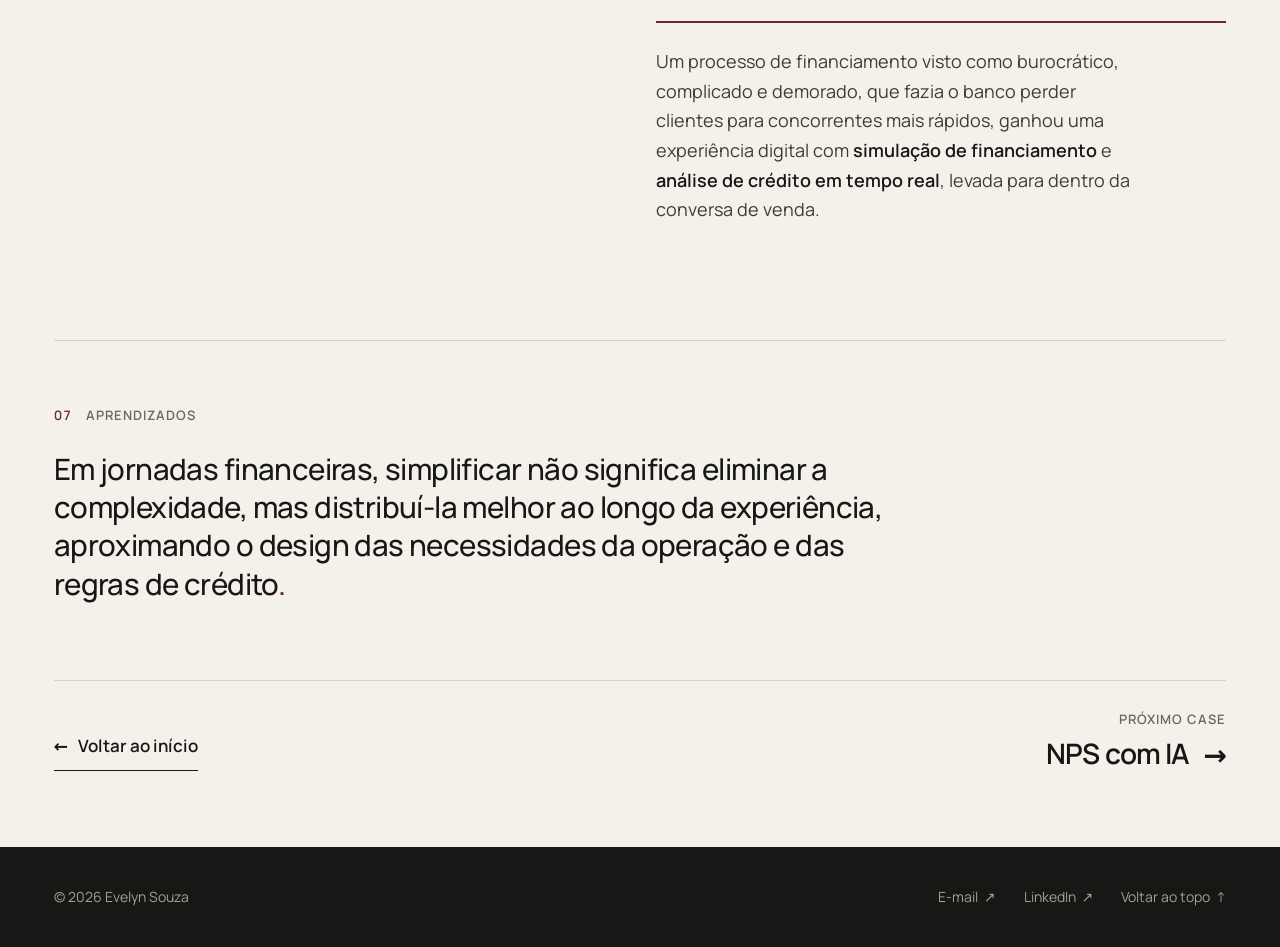
<file: case-mais-capital.html>
<!doctype html>
<html lang="pt-BR">
<head>
<meta charset="utf-8">
<meta name="viewport" content="width=device-width, initial-scale=1">
<link rel="icon" href="favicon.ico" sizes="32x32">
<link rel="icon" href="favicon.svg" type="image/svg+xml">
<link rel="apple-touch-icon" href="apple-touch-icon.png">
<title>+Capital: Simulação e análise de crédito - Evelyn Souza</title>
<meta name="description" content="Case Banco CNH Industrial: redesenho da simulação e análise de crédito no app +Capital, ajudando vendedores a simular financiamentos de veículos comerciais e avançar nas negociações.">
<meta name="author" content="Evelyn Souza">
<meta name="robots" content="index, follow">
<link rel="canonical" href="https://evelynsouza.design/case-mais-capital">
<meta property="og:type" content="article">
<meta property="og:locale" content="pt_BR">
<meta property="og:site_name" content="Evelyn Souza">
<meta property="og:title" content="+Capital">
<meta property="og:description" content="Como simplificar o financiamento de veículos comerciais sem ignorar a complexidade da análise de crédito?">
<meta property="og:url" content="https://evelynsouza.design/case-mais-capital">
<meta property="og:image" content="https://evelynsouza.design/assets/images/capital-capa.png">
<meta property="og:image:width" content="1672">
<meta property="og:image:height" content="941">
<meta property="og:image:alt" content="Telas do aplicativo +Capital: simulação, análises de crédito e resumo do financiamento.">
<meta name="twitter:card" content="summary_large_image">
<script type="application/ld+json">
{
  "@context": "https://schema.org",
  "@type": "Article",
  "headline": "+Capital: experiência de simulação e análise de crédito",
  "description": "Redesenhando a experiência de simulação e análise de crédito do Banco CNH Industrial.",
  "image": "https://evelynsouza.design/assets/images/capital-capa.png",
  "url": "https://evelynsouza.design/case-mais-capital",
  "inLanguage": "pt-BR",
  "author": { "@type": "Person", "@id": "https://evelynsouza.design/#person", "name": "Evelyn Souza", "url": "https://evelynsouza.design/" },
  "isPartOf": { "@id": "https://evelynsouza.design/#website" }
}
</script>
<link rel="preload" href="assets/fonts/manrope-latin.woff2" as="font" type="font/woff2" crossorigin>
<link rel="stylesheet" href="css/navegacao.css?v=20261019">
<link rel="stylesheet" href="css/case-mais-capital.css?v=20261019">
</head>
<body>
<div class="shell">
<div class="site" id="topo">
  <a class="skip" href="#conteudo">Pular para o conteúdo</a>

  <header class="topbar">
    <div class="wrap topbar-in">
      <a class="brand" href="/"><span class="brand-name">Evelyn Souza</span><span class="brand-sep" aria-hidden="true"></span><span class="brand-role">UX Specialist &amp; Product Designer</span></a>
      <div class="nav-wrap">
        <nav class="nav" id="menu" aria-label="Principal">
          <a href="/" aria-current="true" data-click="go-projects">Projetos</a>
          <a href="sobre" data-click="close-menu">Sobre</a>
          <a href="#contato" data-click="close-menu">Contato</a>
        </nav>
        <span class="nav-sep" aria-hidden="true"></span>
        <button class="theme-btn" type="button" aria-label="Tema escuro" aria-pressed="false" data-click="toggle-theme">
          <svg class="i-moon" viewBox="0 0 24 24" fill="none" stroke="currentColor" stroke-width="1.6" stroke-linecap="round" stroke-linejoin="round" aria-hidden="true"><path d="M20 14.5A8 8 0 0 1 9.5 4a8 8 0 1 0 10.5 10.5Z"></path></svg>
          <svg class="i-sun" viewBox="0 0 24 24" fill="none" stroke="currentColor" stroke-width="1.6" stroke-linecap="round" aria-hidden="true"><circle cx="12" cy="12" r="4"></circle><path d="M12 2.5v2M12 19.5v2M2.5 12h2M19.5 12h2M5.3 5.3l1.4 1.4M17.3 17.3l1.4 1.4M5.3 18.7l1.4-1.4M17.3 6.7l1.4-1.4"></path></svg>
        </button>
        <button class="menu-btn" type="button" aria-label="Menu" aria-controls="menu" aria-expanded="false" data-click="toggle-menu"><span class="bar" aria-hidden="true"></span><span class="bar" aria-hidden="true"></span></button>
      </div>
    </div>
  </header>

  <main id="conteudo">
    <!-- Abertura -->
    <header class="wrap" aria-labelledby="case-title">
      <a class="back intro" href="/"><span class="arr" aria-hidden="true">←</span> Todos os projetos</a>
      <div class="grid open">
        <p class="eyebrow intro intro-2" style="grid-column: 1 / -1"><span class="n">Case 04</span><span>Tivit Banco CNH Industrial</span><span>Simulação e Análise de Crédito</span></p>
        <h1 id="case-title" class="open-title intro intro-2"><span class="plus">+</span>Capital</h1>
        <p class="open-sub intro intro-3">Redesenhando a experiência de simulação e análise de crédito do Banco CNH Industrial.</p>
        <p class="open-q intro intro-3">Como simplificar o financiamento de veículos comerciais sem ignorar a complexidade da análise de crédito?</p>
      </div>
      <dl class="meta intro intro-4">
        <div><dt>Meu papel</dt><dd>UX Designer</dd></div>
        <div><dt>Atuação</dt><dd>Pesquisa, jornada, prototipação, validação, interface e colaboração na priorização do MVP.</dd></div>
        <div><dt>Time</dt><dd>Design, Produto e Tecnologia, em colaboração com stakeholders do negócio.</dd></div>
      </dl>
      <div class="stage has-hero is-photo intro intro-4">
        <picture><source type="image/webp" srcset="assets/images/webp/capital-capa-480.webp 480w, assets/images/webp/capital-capa-800.webp 800w, assets/images/webp/capital-capa-1200.webp 1200w, assets/images/webp/capital-capa-1672.webp 1672w" sizes="(max-width: 1440px) 96vw, 1320px"><img src="assets/images/capital-capa.png" alt="Três celulares com telas do aplicativo +Capital: simulação de financiamento com escolha do veículo, tela inicial de Análises de Crédito e resumo do financiamento com parcelas e detalhamento da simulação." width="1672" height="941" fetchpriority="high"></picture>
      </div>
    </header>

    <!-- 01 Contexto e desafio -->
    <div class="ctx-band">
    <section class="wrap sec" aria-labelledby="ctx-title">
      <hr class="sec-rule">
      <h2 class="eyebrow reveal"><span class="n">01</span><span id="ctx-title">Contexto e desafio</span></h2>
      <div class="ctx reveal">
        <div class="ctx-item">
          <span class="label ctx-label">O que o banco oferecia</span>
          <h3 class="ctx-title">Condições de financiamento competitivas.</h3>
        </div>
        <div class="ctx-item">
          <span class="label ctx-label">Como o processo funcionava</span>
          <h3 class="ctx-title">Um processo burocrático e fragmentado.</h3>
        </div>
        <div class="ctx-item is-goal">
          <span class="label ctx-label">O desafio</span>
          <h3 class="ctx-title">Como simplificar o processo e apoiar a operação?</h3>
        </div>
      </div>
    </section>
    </div>

    <!-- 02 Discovery -->
    <section class="wrap sec" aria-labelledby="disc-title">
      <hr class="sec-rule">
      <div class="grid">
        <div class="disc-head reveal">
          <p class="eyebrow"><span class="n">02</span><span>Discovery</span></p>
          <h2 id="disc-title" class="h2">Antes de desenhar a solução, era preciso entender a operação.</h2>
        </div>
        <div class="disc-main reveal">
          <p class="lede">A investigação buscou compreender a jornada de financiamento de ponta a ponta e as dificuldades de cada etapa. Entrevistas com stakeholders, pesquisa contextual com vendedores e o mapeamento da jornada sustentaram esse entendimento.</p>
          <div class="probe">
            <span class="label">O que investigamos</span>
            <ul>
              <li>A jornada comercial e a rotina dos vendedores</li>
              <li>As etapas do processo de crédito e documentação</li>
              <li>A interação entre as áreas envolvidas na análise</li>
            </ul>
          </div>
        </div>
        <figure class="disc-photo reveal">
          <picture><source type="image/webp" srcset="assets/images/webp/capital-discovery-parede-480.webp 480w, assets/images/webp/capital-discovery-parede-620.webp 620w" sizes="(max-width: 600px) 300px, (max-width: 960px) 28vw, 420px"><img src="assets/images/capital-discovery-parede.jpg" alt="Mapa da jornada impresso e fixado em uma divisória de vidro do escritório, com post-its de anotações do time." loading="lazy"></picture>
          <figcaption>Jornada mapeada e refinada durante o discovery.</figcaption>
        </figure>
      </div>
      <figure class="journey reveal">
        
          <div class="journey-frame">
            <div class="journey-scroll" tabindex="0" role="region" aria-label="Jornada na Visão do Cliente; role horizontalmente em telas pequenas">
              <picture><source type="image/webp" srcset="assets/images/webp/capital-jornada-cliente-480.webp 480w, assets/images/webp/capital-jornada-cliente-800.webp 800w, assets/images/webp/capital-jornada-cliente-1200.webp 1200w, assets/images/webp/capital-jornada-cliente-1367.webp 1367w" sizes="(max-width: 600px) 880px, (max-width: 1440px) 86vw, 1240px"><img src="assets/images/capital-jornada-cliente.png" width="1367" height="476" alt="Mapa Jornada na Visão do Cliente: doze etapas do financiamento, da pesquisa pelo veículo à efetivação do contrato, organizadas em linhas de tempo médio, ações do cliente, sentimentos e documentos." loading="lazy"></picture>
            </div>
          </div>
          <figcaption><span><strong>Jornada na Visão do Cliente.</strong> A jornada de financiamento do ponto de vista do cliente.</span>
          </figcaption>
        
        
      </figure>
    </section>

    <!-- 03 Insights -->
    <section class="wrap sec" aria-labelledby="ins-title">
      <hr class="sec-rule">
      <div class="grid">
        <div class="disc-head reveal">
          <p class="eyebrow"><span class="n">03</span><span>Principais insights</span></p>
          <h2 id="ins-title" class="h2">O problema não estava apenas no preenchimento de formulários.</h2>
        </div>
      </div>
      <ol class="ins-list">
        <li class="ins reveal"><h3>A burocracia interferia na negociação.</h3><p>A demora e as etapas manuais dificultavam o andamento das vendas.</p></li>
        <li class="ins reveal"><h3>Os vendedores precisavam de fluidez.</h3><p>A experiência deveria acompanhar a rotina comercial, sem criar obstáculos adicionais.</p></li>
        <li class="ins reveal"><h3>A simplificação precisava respeitar as regras de crédito.</h3><p>Nem todas as propostas poderiam seguir o mesmo caminho de análise.</p></li>
      </ol>
    </section>

    <!-- 04 Estratégia e decisões -->
    <section class="wrap sec" aria-labelledby="dec-title">
      <hr class="sec-rule">
      <div class="grid">
        <div class="disc-head reveal">
          <p class="eyebrow"><span class="n">04</span><span>Estratégia e decisões</span></p>
          <h2 id="dec-title" class="h2">Simplificar a experiência sem ignorar a complexidade do crédito.</h2>
        </div>
      </div>
      <p class="shift-title reveal">Da jornada fragmentada a uma experiência digital.</p>
      <ol class="dec-list">
        <li class="dec reveal">
          <figure class="dec-fig">
            <ul class="chips" aria-label="Informações para iniciar a simulação">
              <li>Valor do bem</li><li>Entrada</li><li>Parcela</li><li>Prazo</li><li>Carência</li>
            </ul>
            <div class="down" aria-hidden="true"></div>
            <div class="dn strong">Condições simuladas</div>
          </figure>
          <h3>Começar pela simulação</h3>
          <p>Permitir explorar condições de financiamento antes de exigir todos os dados do cliente.</p>
        </li>
        <li class="dec reveal">
          <figure class="dec-fig">
            <div class="gate">
              <div class="dn">Simulação<small>CPF/CNPJ opcional</small></div>
              <div class="gate-line"><span>para avançar</span></div>
              <div class="dn strong">Análise de crédito<small>CPF/CNPJ obrigatório</small></div>
            </div>
          </figure>
          <h3>Solicitar dados no momento certo</h3>
          <p>CPF ou CNPJ podiam ser informados depois da simulação, antes de avançar para a análise.</p>
        </li>
        <li class="dec reveal">
          <figure class="dec-fig">
            <div class="fork">
              <div class="dn strong">Identificação do cliente</div>
              <div class="fork-stem" aria-hidden="true"></div>
              <div class="fork-branches">
                <div class="dn">Cliente conhecido<small>Cadastro existente</small></div>
                <div class="dn">Novo cliente<small>Novo cadastro</small></div>
              </div>
            </div>
          </figure>
          <h3>Considerar diferentes contextos</h3>
          <p>A experiência precisava contemplar clientes conhecidos e novos, respeitando as diferenças de cadastro.</p>
        </li>
        <li class="dec reveal">
          <figure class="dec-fig">
            <div class="fork">
              <div class="dn strong">Proposta de crédito</div>
              <div class="fork-stem" aria-hidden="true"></div>
              <div class="fork-branches">
                <div class="dn">Casos elegíveis<small>Aprovação automática</small></div>
                <div class="dn">Demais casos<small>Análise padrão</small></div>
              </div>
            </div>
          </figure>
          <h3>Respeitar os critérios de aprovação</h3>
          <p>Casos elegíveis poderiam seguir para aprovação automática; os demais continuariam pela análise padrão.</p>
        </li>
      </ol>
      <hr class="dec-sep">
      <div class="shift-compare reveal">
        <div class="flows">
          <div class="flow-row">
            <span class="label">Antes</span>
            <ol class="before" aria-label="Processo anterior, simplificado">
              <li><b>01</b>Simulação de condições</li>
              <li><b>02</b>Coleta de dados e documentos</li>
              <li><b>03</b>Encaminhamento da solicitação</li>
              <li><b>04</b>Acompanhamento do processo</li>
            </ol>
          </div>
          <hr class="flow-sep">
          <div class="flow-row">
            <span class="label">A proposta</span>
            <div class="after" role="img" aria-label="Simulação conectada à solicitação de crédito em uma experiência digital, que segue para a análise de crédito do banco">
              <span class="node">Simulação</span>
              <span class="link"><span>uma experiência digital</span></span>
              <span class="node">Solicitação de crédito</span>
              <span class="link dashed"><span>regras do banco</span></span>
              <span class="node ghost">Análise de crédito</span>
            </div>
          </div>
          
        </div>
      </div>
      
    </section>

    <!-- 05 A solução -->
    <section class="sol" aria-labelledby="sol-title">
      <div class="wrap">
        <div class="grid">
          <div class="sol-head reveal">
            <p class="eyebrow"><span class="n">05</span><span>A solução</span></p>
            <h2 id="sol-title" class="h2">Uma experiência digital integrada à rotina comercial.</h2>
          </div>
          
        </div>

        <div class="video has-media reveal">
          <video controls="controls" preload="none" playsinline="playsinline" poster="assets/images/capital-video-poster.jpg" aria-label="Vídeo demonstrativo do aplicativo Projeto + Capital" data-play="on-video-play">
            <source src="assets/video/capital-demo.mp4" type="video/mp4">
            Seu navegador não reproduz vídeos incorporados.
          </video>
          
            <button class="vplay" type="button" aria-label="Reproduzir o vídeo do aplicativo" data-click="play-video"><span class="play" aria-hidden="true"><svg viewBox="0 0 24 24" fill="currentColor"><path d="M6 4l14 8-14 8z"></path></svg></span></button>
          
        </div>

        <figure class="flow-shot reveal">
          <picture><source type="image/webp" srcset="assets/images/webp/capital-fluxo-telas-480.webp 480w, assets/images/webp/capital-fluxo-telas-800.webp 800w, assets/images/webp/capital-fluxo-telas-1200.webp 1200w, assets/images/webp/capital-fluxo-telas-1600.webp 1600w, assets/images/webp/capital-fluxo-telas-1774.webp 1774w" sizes="(max-width: 1440px) 96vw, 1320px"><img src="assets/images/capital-fluxo-telas.jpg" width="1774" height="887" alt="Fluxo do aplicativo em quatro telas: 01 Simulação, com escolha do veículo, entrada e prazo; 02 Resumo do financiamento, com parcelas e botão Analisar Crédito; 03 Aprovação da análise de crédito; 04 Acompanhamento na tela inicial de análises de crédito e simulações." loading="lazy"></picture>
        </figure>
        
      </div>
    </section>

    <!-- 06 Resultados -->
    <section class="wrap sec" aria-labelledby="res-title">
      <div class="res">
        <div class="res-head reveal">
          <p class="eyebrow"><span class="n">06</span><span>Resultados</span></p>
          <h2 id="res-title" class="h2">Da proposta à operação.</h2>
        </div>
        <p class="res-lead reveal">O aplicativo foi lançado e passou a fazer parte da rotina dos vendedores<span class="accent">.</span></p>
        <div class="res-support reveal">
          <p>Um processo de financiamento visto como burocrático, complicado e demorado, que fazia o banco perder clientes para concorrentes mais rápidos, ganhou uma experiência digital com <strong>simulação de financiamento</strong> e <strong>análise de crédito em tempo real</strong>, levada para dentro da conversa de venda.</p>
        </div>
      </div>
    </section>

    <!-- 07 Aprendizados + navegação -->
    <section class="wrap learn" aria-labelledby="learn-title">
      <hr class="sec-rule">
      <div class="grid">
        <p class="eyebrow reveal" style="grid-column: 1 / -1"><span class="n">07</span><span id="learn-title">Aprendizados</span></p>
        <p class="learn-text reveal">Em jornadas financeiras, simplificar não significa eliminar a complexidade, mas distribuí-la melhor ao longo da experiência, aproximando o design das necessidades da operação e das regras de crédito<span class="accent">.</span></p>
      </div>
      <nav class="close-nav reveal" aria-label="Navegação entre cases">
        <a class="home-link" href="/"><span class="arr" aria-hidden="true">←</span> Voltar ao início</a>
        <a class="next" href="case-nps-com-ia">
          <span class="eyebrow">Próximo case</span>
          <span class="next-title"><span class="u">NPS com IA</span><span class="arr" aria-hidden="true">→</span></span>
        </a>
      </nav>
    </section>
  </main>

  <footer id="contato" class="foot" aria-label="Contato">
    <div class="wrap foot-in">
      <span>© 2026 Evelyn Souza</span>
      <div class="foot-links">
        <a href="mailto:evelynsouzalves@gmail.com">E-mail <span aria-hidden="true">↗</span></a>
        <a href="https://www.linkedin.com/in/evelynsalves" target="_blank" rel="noopener noreferrer">LinkedIn <span aria-hidden="true">↗</span></a>
        <a href="#topo">Voltar ao topo <span aria-hidden="true">↑</span></a>
      </div>
    </div>
  </footer>
</div>
</div>
<script src="js/main.js?v=20261019"></script>
</body>
</html>
</file>
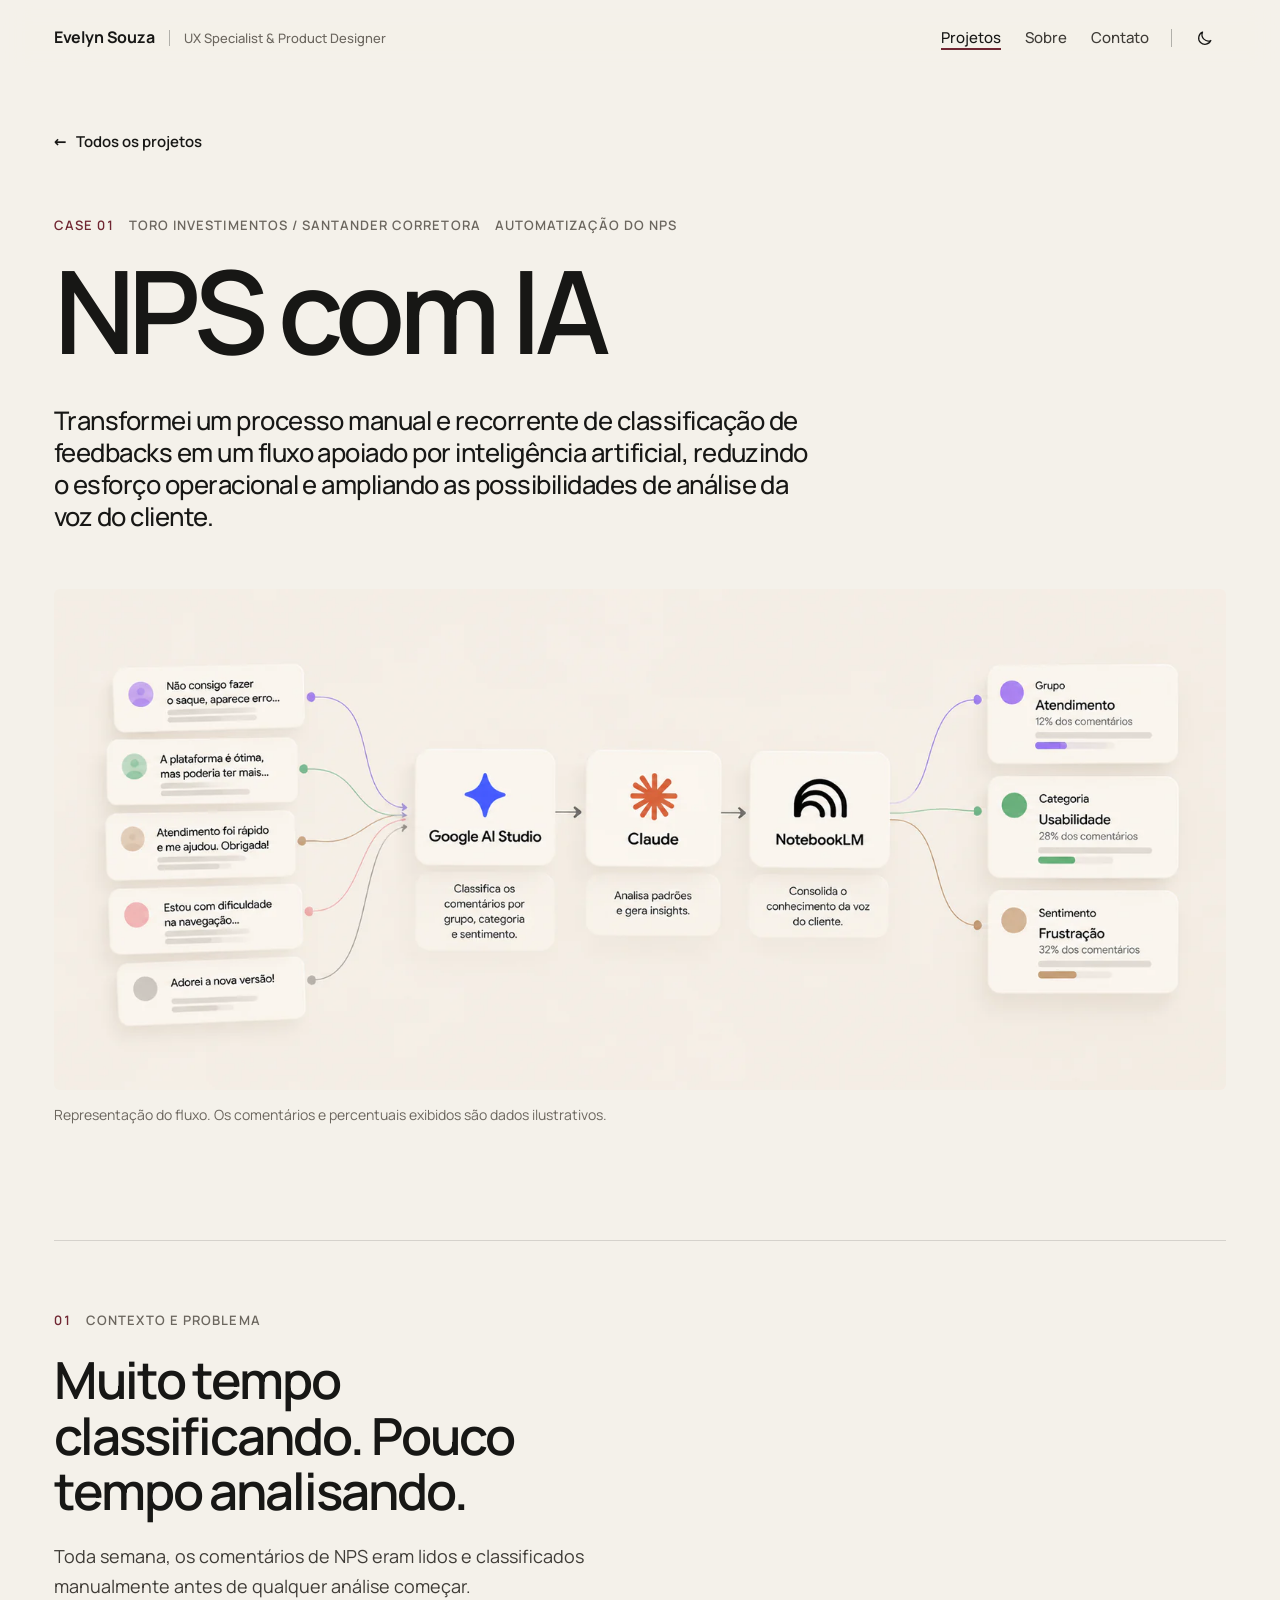
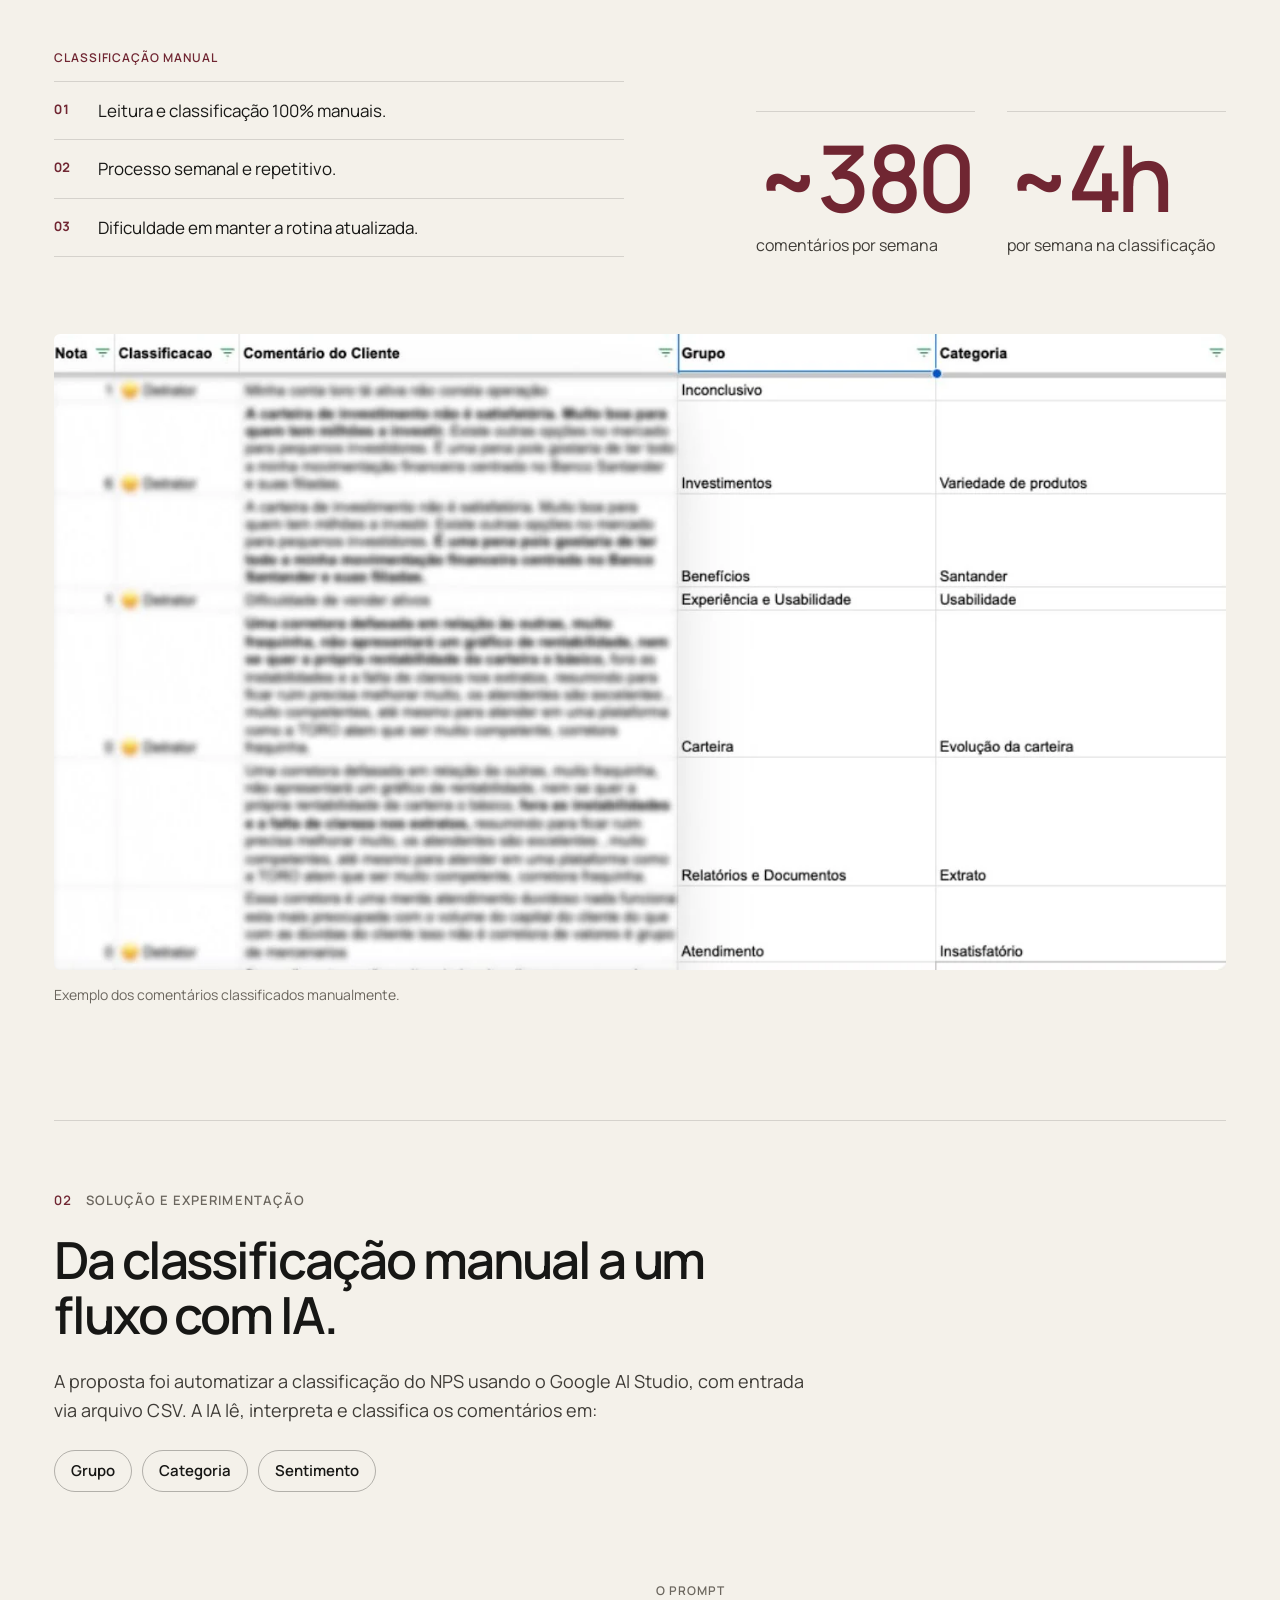
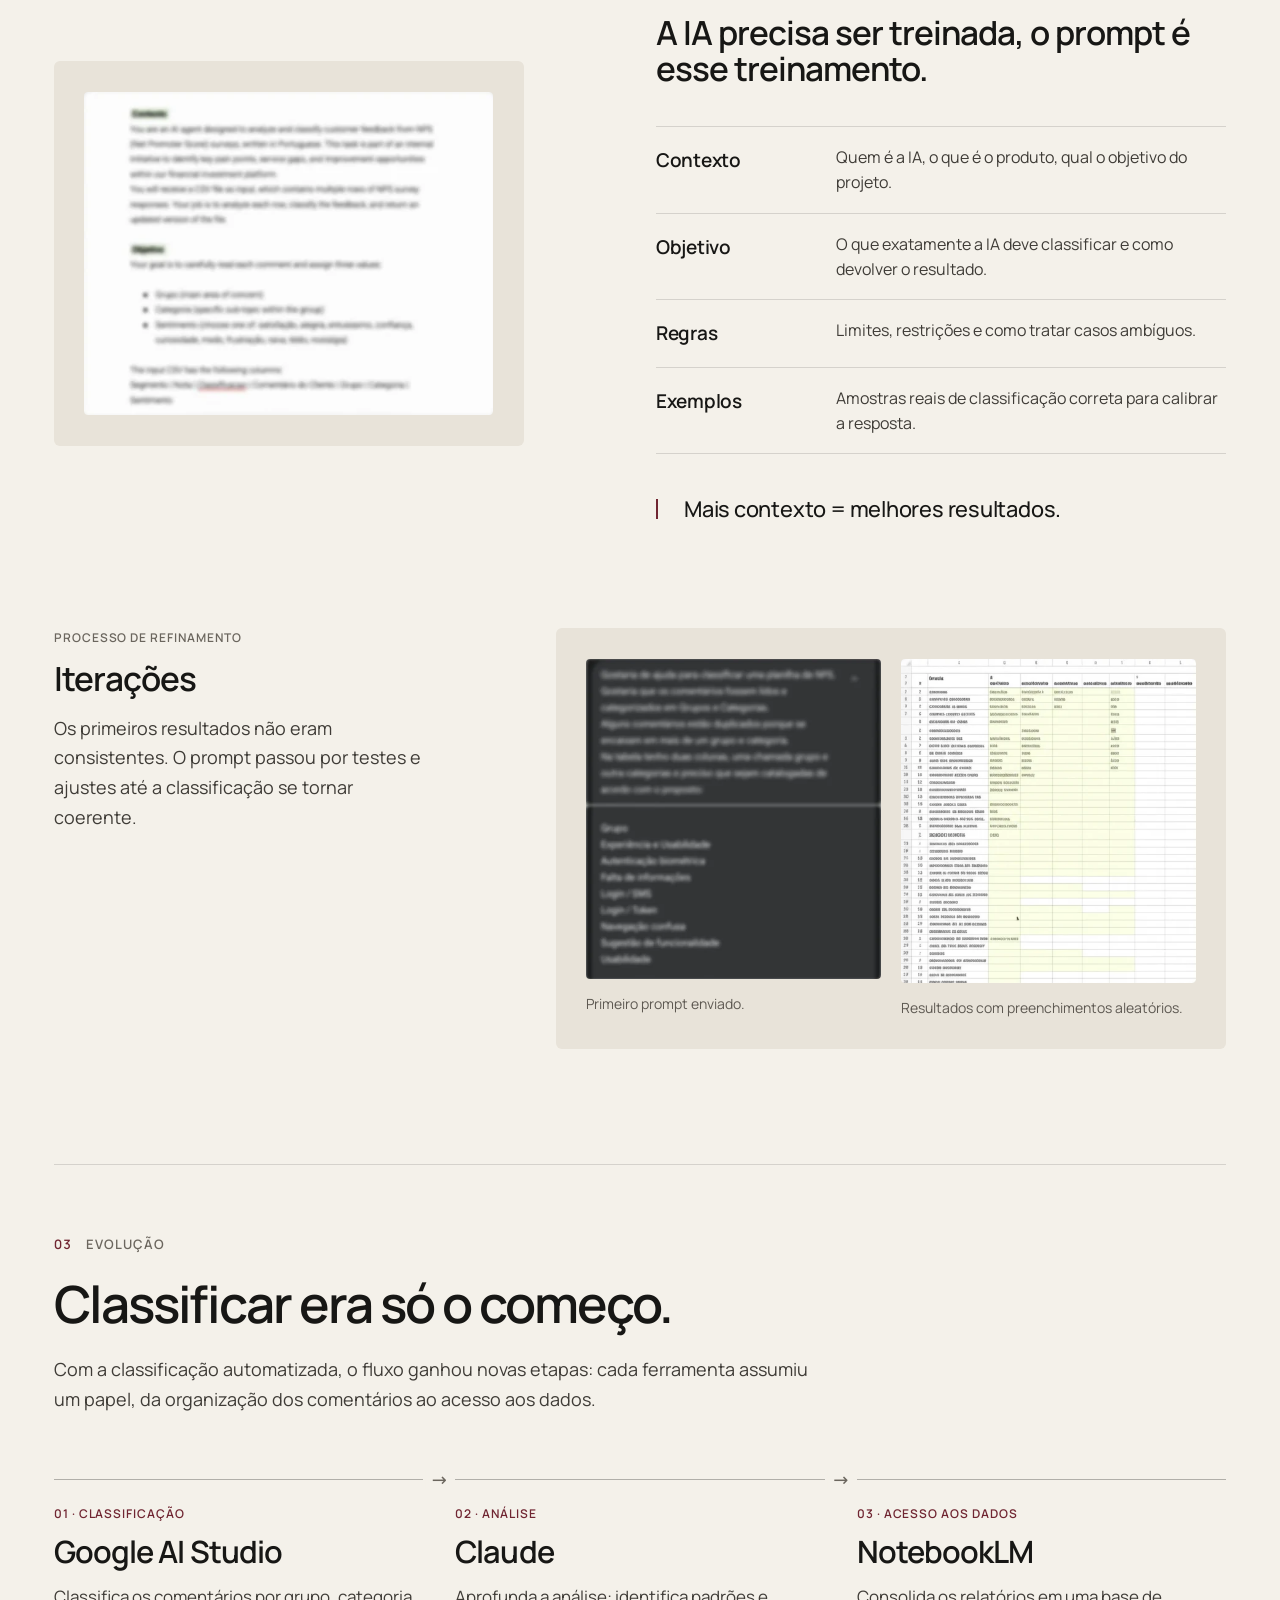
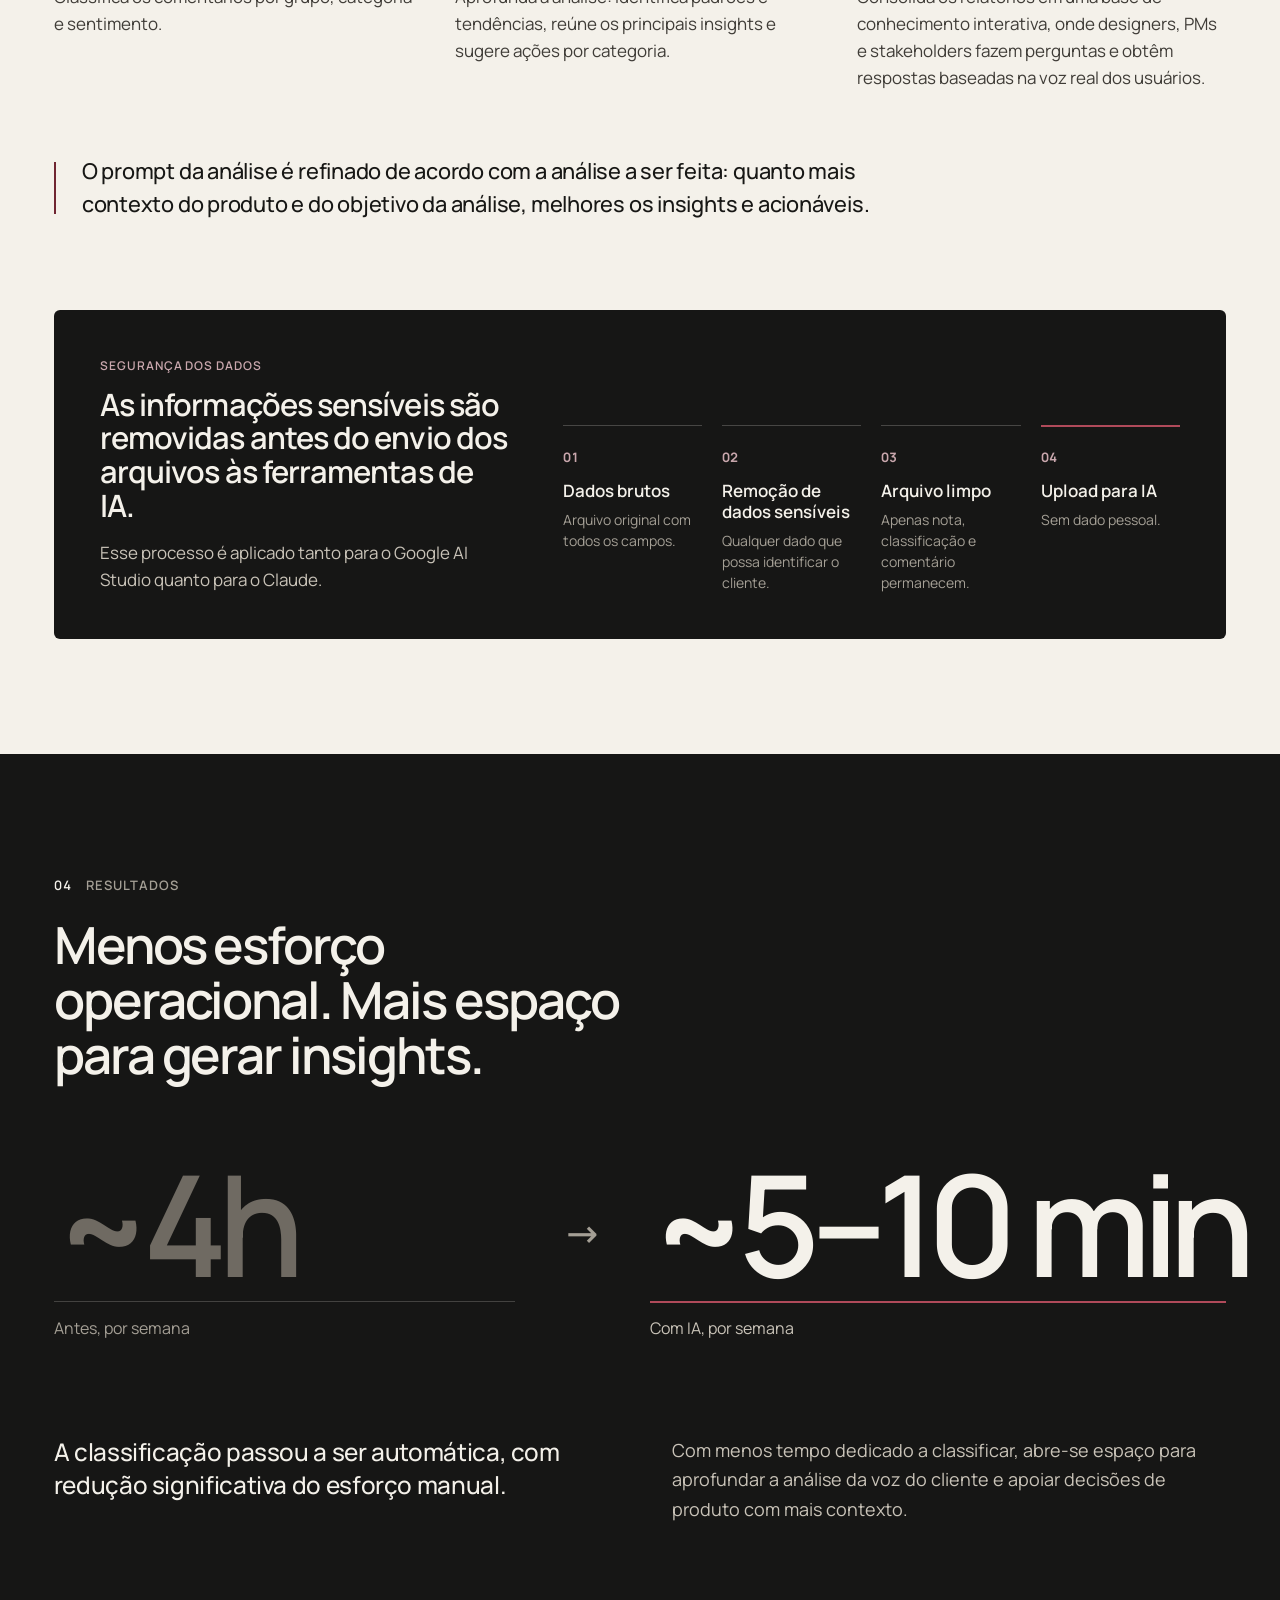
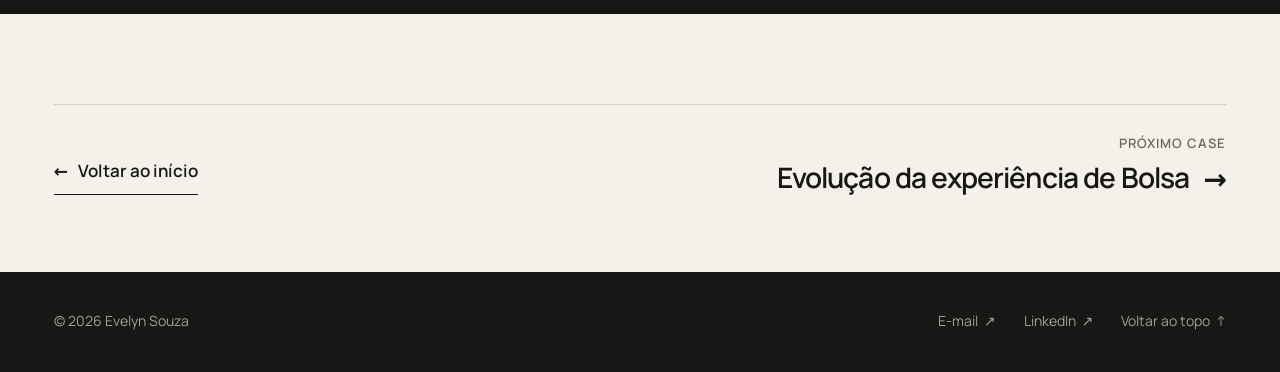
<file: case-nps-com-ia.html>
<!doctype html>
<html lang="pt-BR">
<head>
<meta charset="utf-8">
<meta name="viewport" content="width=device-width, initial-scale=1">
<link rel="icon" href="favicon.ico" sizes="32x32">
<link rel="icon" href="favicon.svg" type="image/svg+xml">
<link rel="apple-touch-icon" href="apple-touch-icon.png">
<title>NPS: Automatização do NPS - Evelyn Souza</title>
<meta name="description" content="Case Toro Investimentos: como transformei a classificação manual de comentários de NPS em um fluxo com IA (Google AI Studio, Claude e NotebookLM), reduzindo esforço operacional e ampliando a análise da voz do cliente.">
<meta name="author" content="Evelyn Souza">
<meta name="robots" content="index, follow">
<link rel="canonical" href="https://evelynsouza.design/case-nps-com-ia">
<meta property="og:type" content="article">
<meta property="og:locale" content="pt_BR">
<meta property="og:site_name" content="Evelyn Souza">
<meta property="og:title" content="NPS com IA">
<meta property="og:description" content="Da classificação manual de feedbacks a um fluxo de análise apoiado por IA.">
<meta property="og:url" content="https://evelynsouza.design/case-nps-com-ia">
<meta property="og:image" content="https://evelynsouza.design/assets/images/nps-hero-fluxo.png">
<meta property="og:image:width" content="1919">
<meta property="og:image:height" content="820">
<meta property="og:image:alt" content="Fluxo de análise de NPS com Google AI Studio, Claude e NotebookLM.">
<meta name="twitter:card" content="summary_large_image">
<script type="application/ld+json">
{
  "@context": "https://schema.org",
  "@type": "Article",
  "headline": "NPS com IA: automatização da análise de NPS",
  "description": "Da classificação manual de feedbacks a um fluxo de análise apoiado por IA.",
  "image": "https://evelynsouza.design/assets/images/nps-hero-fluxo.png",
  "url": "https://evelynsouza.design/case-nps-com-ia",
  "inLanguage": "pt-BR",
  "author": { "@type": "Person", "@id": "https://evelynsouza.design/#person", "name": "Evelyn Souza", "url": "https://evelynsouza.design/" },
  "isPartOf": { "@id": "https://evelynsouza.design/#website" }
}
</script>
<link rel="preload" href="assets/fonts/manrope-latin.woff2" as="font" type="font/woff2" crossorigin>
<link rel="stylesheet" href="css/navegacao.css?v=20261019">
<link rel="stylesheet" href="css/case-nps-com-ia.css?v=20261019">
</head>
<body>
<div class="shell">
<div class="site" id="topo">
  <a class="skip" href="#conteudo">Pular para o conteúdo</a>

  <header class="topbar">
    <div class="wrap topbar-in">
      <a class="brand" href="/"><span class="brand-name">Evelyn Souza</span><span class="brand-sep" aria-hidden="true"></span><span class="brand-role">UX Specialist &amp; Product Designer</span></a>
      <div class="nav-wrap">
        <nav class="nav" id="menu" aria-label="Principal">
          <a href="/" aria-current="true" data-click="go-projects">Projetos</a>
          <a href="sobre" data-click="close-menu">Sobre</a>
          <a href="#contato" data-click="close-menu">Contato</a>
        </nav>
        <span class="nav-sep" aria-hidden="true"></span>
        <button class="theme-btn" type="button" aria-label="Tema escuro" aria-pressed="false" data-click="toggle-theme">
          <svg class="i-moon" viewBox="0 0 24 24" fill="none" stroke="currentColor" stroke-width="1.6" stroke-linecap="round" stroke-linejoin="round" aria-hidden="true"><path d="M20 14.5A8 8 0 0 1 9.5 4a8 8 0 1 0 10.5 10.5Z"></path></svg>
          <svg class="i-sun" viewBox="0 0 24 24" fill="none" stroke="currentColor" stroke-width="1.6" stroke-linecap="round" aria-hidden="true"><circle cx="12" cy="12" r="4"></circle><path d="M12 2.5v2M12 19.5v2M2.5 12h2M19.5 12h2M5.3 5.3l1.4 1.4M17.3 17.3l1.4 1.4M5.3 18.7l1.4-1.4M17.3 6.7l1.4-1.4"></path></svg>
        </button>
        <button class="menu-btn" type="button" aria-label="Menu" aria-controls="menu" aria-expanded="false" data-click="toggle-menu"><span class="bar" aria-hidden="true"></span><span class="bar" aria-hidden="true"></span></button>
      </div>
    </div>
  </header>

  <main id="conteudo">
    <!-- Capa -->
    <header class="wrap" aria-labelledby="case-title">
      <a class="back intro" href="/"><span class="arr" aria-hidden="true">←</span> Todos os projetos</a>
      <div class="grid open">
        <p class="eyebrow intro intro-2" style="grid-column: 1 / -1"><span class="n">Case 01</span><span>Toro Investimentos / Santander Corretora</span><span>Automatização do NPS</span></p>
        <h1 id="case-title" class="open-title intro intro-2">NPS com IA</h1>
        <p class="open-sub intro intro-3">Transformei um processo manual e recorrente de classificação de feedbacks em um fluxo apoiado por inteligência artificial, reduzindo o esforço operacional e ampliando as possibilidades de análise da voz do cliente.</p>
      </div>
      <div class="cover is-flow intro intro-4">
        <picture><source type="image/webp" srcset="assets/images/webp/nps-hero-fluxo-480.webp 480w, assets/images/webp/nps-hero-fluxo-800.webp 800w, assets/images/webp/nps-hero-fluxo-1200.webp 1200w, assets/images/webp/nps-hero-fluxo-1600.webp 1600w, assets/images/webp/nps-hero-fluxo-1919.webp 1919w" sizes="(max-width: 1440px) 96vw, 1320px"><img src="assets/images/nps-hero-fluxo.png" alt="Fluxo de análise de NPS: comentários de clientes entram no Google AI Studio, que classifica por grupo, categoria e sentimento; o Claude analisa padrões e gera insights; o NotebookLM consolida o conhecimento da voz do cliente. À direita, exemplos de classificação por Grupo, Categoria e Sentimento, com percentuais ilustrativos." width="1919" height="820" fetchpriority="high"></picture>
      </div>
      <p class="cap intro intro-4">Representação do fluxo. Os comentários e percentuais exibidos são dados ilustrativos.</p>
    </header>

    <!-- 01 Contexto e problema -->
    <section class="wrap sec" aria-labelledby="ctx-title">
      <hr class="sec-rule">
      <div class="grid">
        <div class="prob-text reveal">
          <p class="eyebrow"><span class="n">01</span><span>Contexto e problema</span></p>
          <h2 id="ctx-title" class="h2">Muito tempo classificando. Pouco tempo analisando.</h2>
          <p class="lede">Toda semana, os comentários de NPS eram lidos e classificados manualmente antes de qualquer análise começar.</p>
          <span class="label">Classificação manual</span>
          <ol class="numlist">
            <li><span class="idx">01</span><span>Leitura e classificação 100% manuais.</span></li>
            <li><span class="idx">02</span><span>Processo semanal e repetitivo.</span></li>
            <li><span class="idx">03</span><span>Dificuldade em manter a rotina atualizada.</span></li>
          </ol>
        </div>
        <div class="prob-nums reveal">
          <div class="num"><b>~380</b><span>comentários por semana</span></div>
          <div class="num"><b>~4h</b><span>por semana na classificação</span></div>
        </div>
      </div>
      <figure class="shot wide-shot reveal">
        <picture><source type="image/webp" srcset="assets/images/webp/nps-planilha-manual-480.webp 480w, assets/images/webp/nps-planilha-manual-800.webp 800w, assets/images/webp/nps-planilha-manual-1200.webp 1200w, assets/images/webp/nps-planilha-manual-1373.webp 1373w" sizes="(max-width: 1440px) 96vw, 1320px"><img src="assets/images/nps-planilha-manual.jpg" width="1373" height="744" alt="Planilha com comentários de NPS classificados manualmente nas colunas Grupo e Categoria. Os comentários dos clientes aparecem desfocados." loading="lazy"></picture>
        <figcaption class="cap">Exemplo dos comentários classificados manualmente.</figcaption>
      </figure>
    </section>

    <!-- 02 Solução e experimentação -->
    <section class="wrap sec" aria-labelledby="sol-title">
      <hr class="sec-rule">
      <div class="grid">
        <div class="sol-head reveal">
          <p class="eyebrow"><span class="n">02</span><span>Solução e experimentação</span></p>
          <h2 id="sol-title" class="h2">Da classificação manual a um fluxo com IA.</h2>
          <p class="lede">A proposta foi automatizar a classificação do NPS usando o Google AI Studio, com entrada via arquivo CSV. A IA lê, interpreta e classifica os comentários em:</p>
          <ul class="classes" aria-label="Classificações">
            <li>Grupo</li>
            <li>Categoria</li>
            <li>Sentimento</li>
          </ul>
        </div>
      </div>

      <div class="grid prompt">
        <figure class="shot prompt-shot panel reveal">
          <picture><source type="image/webp" srcset="assets/images/webp/nps-prompt-estruturado-480.webp 480w, assets/images/webp/nps-prompt-estruturado-800.webp 800w, assets/images/webp/nps-prompt-estruturado-1162.webp 1162w" sizes="(max-width: 960px) 86vw, (max-width: 1440px) 32vw, 460px"><img src="assets/images/nps-prompt-estruturado.jpg" width="1162" height="920" alt="Trecho do prompt estruturado, com as seções Contexto e Objetivo. O texto aparece desfocado." loading="lazy"></picture>
        </figure>
        <div class="prompt-text reveal">
          <span class="label">O prompt</span>
          <h3 class="h3">A IA precisa ser treinada, o prompt é esse treinamento.</h3>
          <dl class="deflist">
            <div><dt>Contexto</dt><dd>Quem é a IA, o que é o produto, qual o objetivo do projeto.</dd></div>
            <div><dt>Objetivo</dt><dd>O que exatamente a IA deve classificar e como devolver o resultado.</dd></div>
            <div><dt>Regras</dt><dd>Limites, restrições e como tratar casos ambíguos.</dd></div>
            <div><dt>Exemplos</dt><dd>Amostras reais de classificação correta para calibrar a resposta.</dd></div>
          </dl>
          <p class="note">Mais contexto = melhores resultados.</p>
        </div>
      </div>

      <div class="grid iter">
        <div class="iter-text reveal">
          <span class="label">Processo de refinamento</span>
          <h3 class="h3">Iterações</h3>
          <p class="lede">Os primeiros resultados não eram consistentes. O prompt passou por testes e ajustes até a classificação se tornar coerente.</p>
        </div>
        <div class="iter-shots panel reveal">
          <figure>
            <picture><source type="image/webp" srcset="assets/images/webp/nps-primeiro-prompt-480.webp 480w, assets/images/webp/nps-primeiro-prompt-800.webp 800w, assets/images/webp/nps-primeiro-prompt-1159.webp 1159w" sizes="(max-width: 600px) 80vw, (max-width: 960px) 42vw, 330px"><img src="assets/images/nps-primeiro-prompt.jpg" width="1159" height="1263" alt="Primeiro prompt enviado, pedindo ajuda para classificar uma planilha de NPS em Grupos e Categorias, seguido da lista de grupos. O texto aparece desfocado." loading="lazy"></picture>
            <figcaption class="cap">Primeiro prompt enviado.</figcaption>
          </figure>
          <figure>
            <picture><source type="image/webp" srcset="assets/images/webp/nps-resultados-aleatorios-480.webp 480w, assets/images/webp/nps-resultados-aleatorios-800.webp 800w, assets/images/webp/nps-resultados-aleatorios-1188.webp 1188w" sizes="(max-width: 600px) 80vw, (max-width: 960px) 42vw, 330px"><img src="assets/images/nps-resultados-aleatorios.jpg" width="1188" height="1309" alt="Planilha devolvida nas primeiras tentativas, com colunas preenchidas de forma aleatória. O conteúdo aparece desfocado." loading="lazy"></picture>
            <figcaption class="cap">Resultados com preenchimentos aleatórios.</figcaption>
          </figure>
        </div>
      </div>
    </section>

    <!-- 03 Evolução -->
    <section class="wrap sec" aria-labelledby="evo-title">
      <hr class="sec-rule">
      <div class="grid">
        <div class="evo-head reveal">
          <p class="eyebrow"><span class="n">03</span><span>Evolução</span></p>
          <h2 id="evo-title" class="h2">Classificar era só o começo.</h2>
          <p class="lede">Com a classificação automatizada, o fluxo ganhou novas etapas: cada ferramenta assumiu um papel, da organização dos comentários ao acesso aos dados.</p>
        </div>
      </div>
      <ol class="flow">
        <li class="reveal">
          <span class="label">01 · Classificação</span>
          <h3>Google AI Studio</h3>
          <p>Classifica os comentários por grupo, categoria e sentimento.</p>
        </li>
        <li class="reveal">
          <span class="label">02 · Análise</span>
          <h3>Claude</h3>
          <p>Aprofunda a análise: identifica padrões e tendências, reúne os principais insights e sugere ações por categoria.</p>
        </li>
        <li class="reveal">
          <span class="label">03 · Acesso aos dados</span>
          <h3>NotebookLM</h3>
          <p>Consolida os relatórios em uma base de conhecimento interativa, onde designers, PMs e stakeholders fazem perguntas e obtêm respostas baseadas na voz real dos usuários.</p>
        </li>
      </ol>
      <p class="note evo-note reveal">O prompt da análise é refinado de acordo com a análise a ser feita: quanto mais contexto do produto e do objetivo da análise, melhores os insights e acionáveis.</p>

      <div class="safe reveal">
        <div class="safe-text">
          <span class="label">Segurança dos dados</span>
          <h3>As informações sensíveis são removidas antes do envio dos arquivos às ferramentas de IA.</h3>
          <p>Esse processo é aplicado tanto para o Google AI Studio quanto para o Claude.</p>
        </div>
        <ol class="safe-steps">
          <li><span class="idx">01</span><b>Dados brutos</b><span class="d">Arquivo original com todos os campos.</span></li>
          <li><span class="idx">02</span><b>Remoção de dados sensíveis</b><span class="d">Qualquer dado que possa identificar o cliente.</span></li>
          <li><span class="idx">03</span><b>Arquivo limpo</b><span class="d">Apenas nota, classificação e comentário permanecem.</span></li>
          <li><span class="idx">04</span><b>Upload para IA</b><span class="d">Sem dado pessoal.</span></li>
        </ol>
      </div>
    </section>

    <!-- 04 Resultados -->
    <section class="res-band" aria-labelledby="res-title">
      <div class="wrap">
        <div class="reveal">
          <p class="eyebrow"><span class="n">04</span><span>Resultados</span></p>
          <h2 id="res-title" class="h2">Menos esforço operacional. Mais espaço para gerar insights.</h2>
        </div>
        <div class="ba reveal">
          <p class="ba-item ba-before"><b>~4h</b><span>Antes, por semana</span></p>
          <span class="ba-arrow" aria-hidden="true">→</span>
          <p class="ba-item ba-after"><b>~5–10 min</b><span>Com IA, por semana</span></p>
        </div>
        <div class="res-text reveal">
          <p class="lead">A classificação passou a ser automática, com redução significativa do esforço manual.</p>
          <p>Com menos tempo dedicado a classificar, abre-se espaço para aprofundar a análise da voz do cliente e apoiar decisões de produto com mais contexto.</p>
        </div>
      </div>
    </section>

    <!-- Navegação entre cases -->
    <section class="wrap endnav" aria-label="Navegação entre cases">
      <nav class="close-nav reveal" aria-label="Navegação entre cases">
        <a class="home-link" href="/"><span class="arr" aria-hidden="true">←</span> Voltar ao início</a>
        <a class="next" href="case-bolsa">
          <span class="eyebrow">Próximo case</span>
          <span class="next-title"><span class="u">Evolução da experiência de Bolsa</span><span class="arr" aria-hidden="true">→</span></span>
        </a>
      </nav>
    </section>
  </main>

  <footer id="contato" class="foot" aria-label="Contato">
    <div class="wrap foot-in">
      <span>© 2026 Evelyn Souza</span>
      <div class="foot-links">
        <a href="mailto:evelynsouzalves@gmail.com">E-mail <span aria-hidden="true">↗</span></a>
        <a href="https://www.linkedin.com/in/evelynsalves" target="_blank" rel="noopener noreferrer">LinkedIn <span aria-hidden="true">↗</span></a>
        <a href="#topo">Voltar ao topo <span aria-hidden="true">↑</span></a>
      </div>
    </div>
  </footer>
</div>
</div>
<script src="js/main.js?v=20261019"></script>
</body>
</html>
</file>
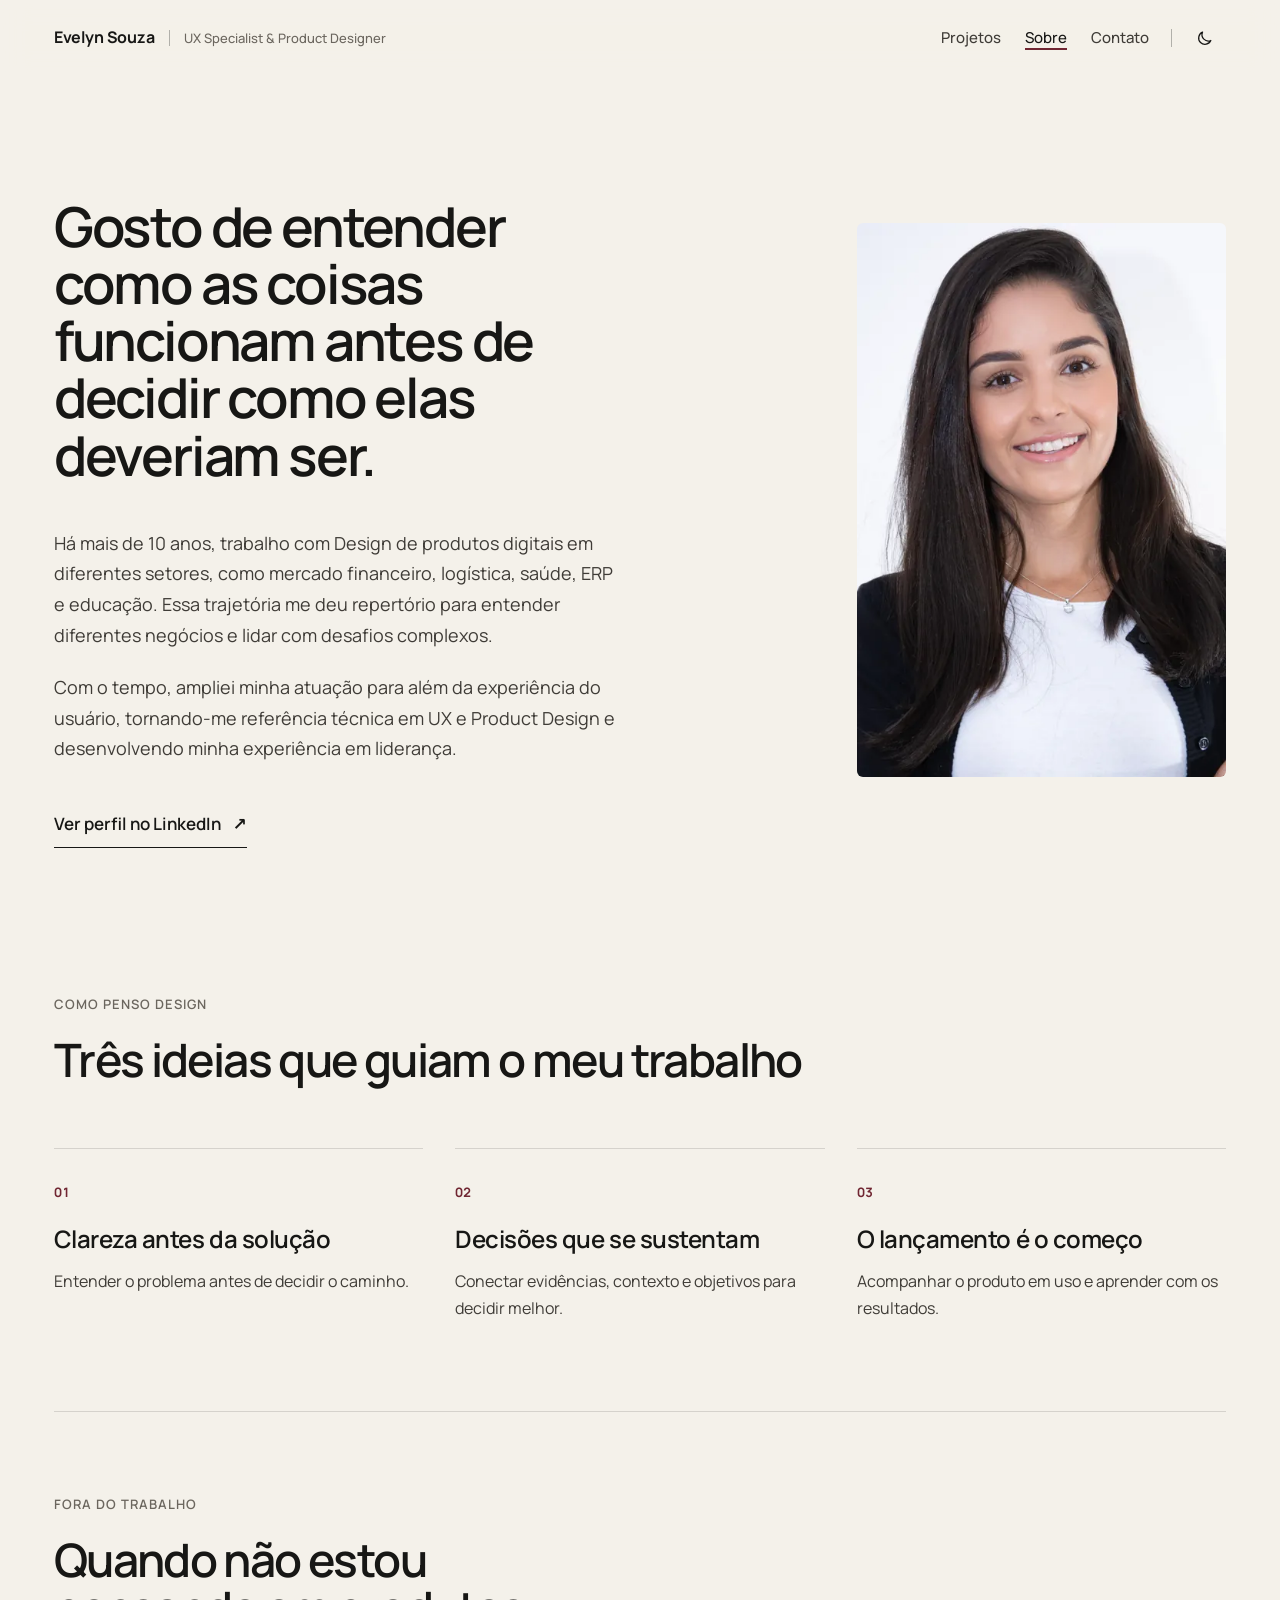
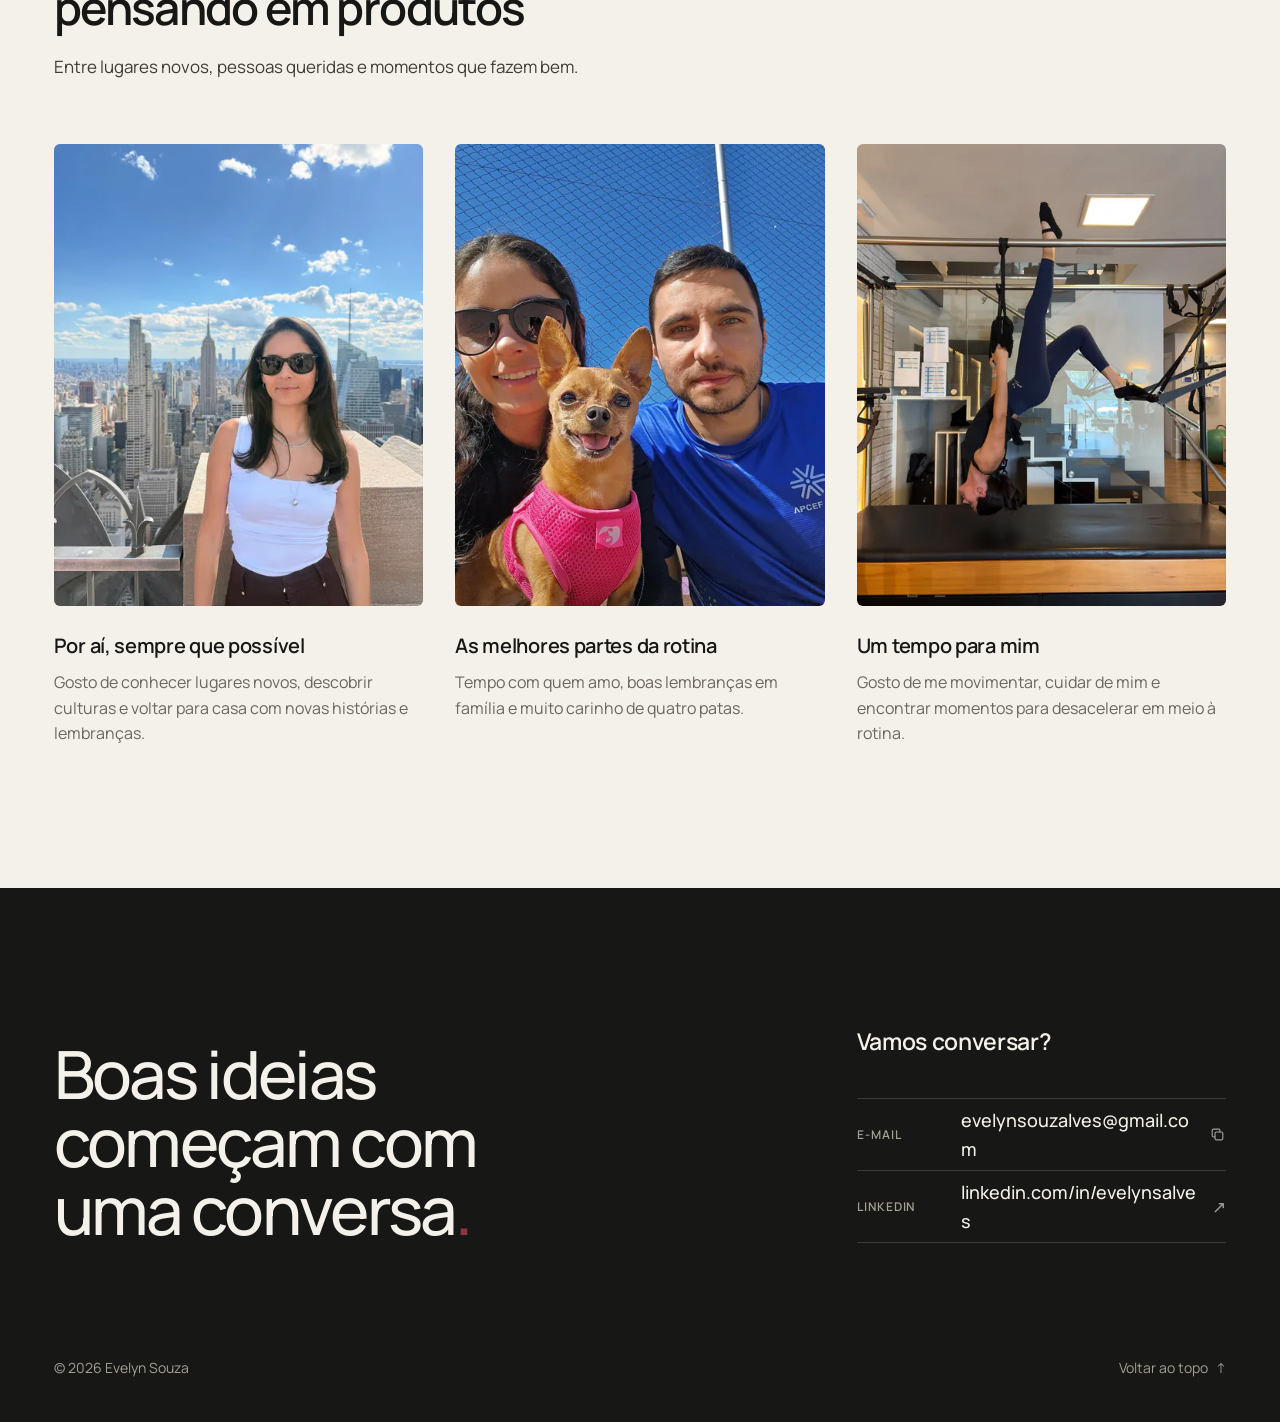
<file: sobre.html>
<!doctype html>
<html lang="pt-BR">
<head>
<meta charset="utf-8">
<meta name="viewport" content="width=device-width, initial-scale=1">
<link rel="icon" href="favicon.ico" sizes="32x32">
<link rel="icon" href="favicon.svg" type="image/svg+xml">
<link rel="apple-touch-icon" href="apple-touch-icon.png">
<title>Sobre Evelyn Souza — UX Specialist &amp; Product Designer</title>
<meta name="description" content="Conheça a trajetória de Evelyn Souza: mais de 10 anos em Design de produtos digitais nos setores financeiro, logística, saúde, ERP e educação, com atuação como referência técnica em UX e liderança.">
<meta name="author" content="Evelyn Souza">
<meta name="robots" content="index, follow">
<link rel="canonical" href="https://evelynsouza.design/sobre">
<meta property="og:type" content="profile">
<meta property="og:locale" content="pt_BR">
<meta property="og:site_name" content="Evelyn Souza">
<meta property="og:title" content="Sobre Evelyn Souza — UX Specialist &amp; Product Designer">
<meta property="og:description" content="Gosto de entender como as coisas funcionam antes de decidir como elas deveriam ser.">
<meta property="og:url" content="https://evelynsouza.design/sobre">
<meta property="og:image" content="https://evelynsouza.design/assets/images/sobre-retrato.jpg">
<meta property="og:image:width" content="918">
<meta property="og:image:height" content="1377">
<meta property="og:image:alt" content="Retrato de Evelyn Souza.">
<meta name="twitter:card" content="summary">
<script type="application/ld+json">
{
  "@context": "https://schema.org",
  "@type": "ProfilePage",
  "url": "https://evelynsouza.design/sobre",
  "inLanguage": "pt-BR",
  "isPartOf": { "@id": "https://evelynsouza.design/#website" },
  "mainEntity": {
    "@type": "Person",
    "@id": "https://evelynsouza.design/#person",
    "name": "Evelyn Souza",
    "jobTitle": "UX Specialist & Product Designer",
    "url": "https://evelynsouza.design/",
    "image": "https://evelynsouza.design/assets/images/sobre-retrato.jpg",
    "sameAs": ["https://www.linkedin.com/in/evelynsalves"]
  }
}
</script>
<link rel="preload" href="assets/fonts/manrope-latin.woff2" as="font" type="font/woff2" crossorigin>
<link rel="stylesheet" href="css/navegacao.css?v=20261019">
<link rel="stylesheet" href="css/sobre.css?v=20261019">
</head>
<body>
<div class="shell">
<div class="site" id="topo">
  <a class="skip" href="#conteudo">Pular para o conteúdo</a>

  <header class="topbar">
    <div class="wrap topbar-in">
      <a class="brand" href="/"><span class="brand-name">Evelyn Souza</span><span class="brand-sep" aria-hidden="true"></span><span class="brand-role">UX Specialist &amp; Product Designer</span></a>
      <div class="nav-wrap">
        <nav class="nav" id="menu" aria-label="Principal">
          <a href="/" data-click="go-projects">Projetos</a>
          <a href="sobre" aria-current="page" data-click="close-menu">Sobre</a>
          <a href="#contato" data-click="close-menu">Contato</a>
        </nav>
        <span class="nav-sep" aria-hidden="true"></span>
        <button class="theme-btn" type="button" aria-label="Tema escuro" aria-pressed="false" data-click="toggle-theme">
          <svg class="i-moon" viewBox="0 0 24 24" fill="none" stroke="currentColor" stroke-width="1.6" stroke-linecap="round" stroke-linejoin="round" aria-hidden="true"><path d="M20 14.5A8 8 0 0 1 9.5 4a8 8 0 1 0 10.5 10.5Z"></path></svg>
          <svg class="i-sun" viewBox="0 0 24 24" fill="none" stroke="currentColor" stroke-width="1.6" stroke-linecap="round" aria-hidden="true"><circle cx="12" cy="12" r="4"></circle><path d="M12 2.5v2M12 19.5v2M2.5 12h2M19.5 12h2M5.3 5.3l1.4 1.4M17.3 17.3l1.4 1.4M5.3 18.7l1.4-1.4M17.3 6.7l1.4-1.4"></path></svg>
        </button>
        <button class="menu-btn" type="button" aria-label="Menu" aria-controls="menu" aria-expanded="false" data-click="toggle-menu"><span class="bar" aria-hidden="true"></span><span class="bar" aria-hidden="true"></span></button>
      </div>
    </div>
  </header>

  <main id="conteudo">
    <section class="wrap about" aria-labelledby="about-title">
      <div class="about-text">
        
        <h1 id="about-title" class="about-title intro intro-2">Gosto de entender como as coisas funcionam antes de decidir como elas deveriam ser.</h1>
        <div class="about-body intro intro-3">
          <div><p data-pm-slice="1 1 []">Há mais de 10 anos, trabalho com Design de produtos digitais em diferentes setores, como mercado financeiro, logística, saúde, ERP e educação. Essa trajetória me deu repertório para entender diferentes negócios e lidar com desafios complexos.</p></div>
          <div><div data-pm-slice="1 1 []"><p data-pm-slice="1 1 []">Com o tempo, ampliei minha atuação para além da experiência do usuário, tornando-me referência técnica em UX e Product Design e desenvolvendo minha experiência em liderança.</p></div></div>
        </div>
        <a class="link-line intro intro-4" href="https://www.linkedin.com/in/evelynsalves" target="_blank" rel="noopener noreferrer">Ver perfil no LinkedIn <span class="arr" aria-hidden="true">↗</span></a>
      </div>
      <figure class="photo intro intro-3">
        <picture><source type="image/webp" srcset="assets/images/webp/sobre-retrato-480.webp 480w, assets/images/webp/sobre-retrato-800.webp 800w, assets/images/webp/sobre-retrato-918.webp 918w" sizes="(max-width: 600px) 300px, (max-width: 1440px) 27vw, 380px"><img class="photo-img" src="assets/images/sobre-retrato.jpg" alt="Retrato de Evelyn Souza sorrindo, com cabelo longo escuro, blusa branca e casaco preto, sobre fundo claro." width="918" height="1377" fetchpriority="high"></picture>
      </figure>
    </section>

    <section class="wrap section" aria-labelledby="princ-title">
      <div class="block-head reveal">
        <div style="grid-column: 1 / span 6">
          <p class="eyebrow">Como penso design</p>
          <h2 id="princ-title" class="block-title" style="width: 860px">Três ideias que guiam o meu trabalho</h2>
        </div>
        
      </div>
      <ol class="principles">
        <li class="reveal"><span class="pr-n">01</span><h3>Clareza antes da solução</h3><p>Entender o problema antes de decidir o caminho.</p></li>
        <li class="reveal"><span class="pr-n">02</span><h3>Decisões que se sustentam</h3><p>Conectar evidências, contexto e objetivos para decidir melhor.</p></li>
        <li class="reveal"><span class="pr-n">03</span><h3>O lançamento é o começo</h3><p>Acompanhar o produto em uso e aprender com os resultados.</p></li>
      </ol>
    </section>

    <section class="wrap section has-rule" aria-labelledby="life-title">
      <hr class="sec-divider">
      <div class="block-head reveal">
        <div class="life-head">
          <p class="eyebrow">Fora do trabalho</p>
          <h2 id="life-title" class="block-title" style="width: 540px">Quando não estou pensando em produtos</h2>
          <p class="block-lede life-lede ph">Entre lugares novos, pessoas queridas e momentos que fazem bem.</p>
        </div>
      </div>
      <ul class="life">
        <li class="reveal">
          <div class="life-tile is-photo"><picture><source type="image/webp" srcset="assets/images/webp/sobre-nova-york-480.webp 480w, assets/images/webp/sobre-nova-york-800.webp 800w, assets/images/webp/sobre-nova-york-1152.webp 1152w" sizes="(max-width: 600px) 86vw, (max-width: 960px) 43vw, (max-width: 1440px) 29vw, 420px"><img src="assets/images/sobre-nova-york.jpg" alt="Evelyn no observatório Top of the Rock, em Nova York, com o skyline da cidade e o Empire State Building ao fundo." width="1152" height="1536" loading="lazy" style="object-position: 50% 60%"></picture></div>
          <h3>Por aí, sempre que possível</h3>
          <p class="ph">Gosto de conhecer lugares novos, descobrir culturas e voltar para casa com novas histórias e lembranças.</p>
        </li>
        <li class="reveal">
          <div class="life-tile is-photo"><picture><source type="image/webp" srcset="assets/images/webp/sobre-familia-480.webp 480w, assets/images/webp/sobre-familia-800.webp 800w, assets/images/webp/sobre-familia-1152.webp 1152w" sizes="(max-width: 600px) 86vw, (max-width: 960px) 43vw, (max-width: 1440px) 29vw, 420px"><img src="assets/images/sobre-familia.jpg" alt="Selfie de Evelyn com Diego e a cachorrinha Mel, ao ar livre, em um dia de céu azul." width="1152" height="1536" loading="lazy" style="object-position: 50% 25%"></picture></div>
          <h3>As melhores partes da rotina</h3>
          <p class="ph">Tempo com quem amo, boas lembranças em família e muito carinho de quatro patas.</p>
        </li>
        <li class="reveal">
          <div class="life-tile is-photo"><picture><source type="image/webp" srcset="assets/images/webp/sobre-pilates-480.webp 480w, assets/images/webp/sobre-pilates-800.webp 800w, assets/images/webp/sobre-pilates-1152.webp 1152w" sizes="(max-width: 600px) 86vw, (max-width: 960px) 43vw, (max-width: 1440px) 29vw, 420px"><img src="assets/images/sobre-pilates.jpg" alt="Evelyn praticando Pilates no aparelho cadillac, de cabeça para baixo, com uma perna estendida para cima." width="1152" height="1536" loading="lazy" style="object-position: 50% 45%"></picture></div>
          <h3>Um tempo para mim</h3>
          <p class="ph">Gosto de me movimentar, cuidar de mim e encontrar momentos para desacelerar em meio à rotina.</p>
        </li>
      </ul>
    </section>
  </main>

  <footer id="contato" class="contact" aria-labelledby="contact-title">
    <div class="wrap contact-grid">
      <div class="contact-main reveal">
        <h2 id="contact-title" class="contact-title">Boas ideias começam com uma conversa<span class="accent">.</span></h2>
      </div>
      <div class="contact-side reveal">
        <p class="talk">Vamos conversar?</p>
        <ul class="contact-list">
          <li><button class="contact-row copy-row" type="button" aria-label="Copiar endereço de e-mail" data-click="copy-email"><span class="contact-label">E-mail</span><span class="contact-value">evelynsouzalves@gmail.com</span><span class="arr" aria-hidden="true"><svg class="copy-ic" viewBox="0 0 24 24" fill="none" stroke="currentColor" stroke-width="1.6" stroke-linecap="round" stroke-linejoin="round" aria-hidden="true"><rect x="8.5" y="8.5" width="11" height="11" rx="2"></rect><path d="M15.5 8.5V6.5a2 2 0 0 0-2-2h-7a2 2 0 0 0-2 2v7a2 2 0 0 0 2 2h2"></path></svg></span></button><span class="copy-toast" role="status" aria-live="polite"></span></li>
          <li><a class="contact-row" href="https://www.linkedin.com/in/evelynsalves" target="_blank" rel="noopener noreferrer"><span class="contact-label">LinkedIn</span><span class="contact-value">linkedin.com/in/evelynsalves</span><span class="arr" aria-hidden="true">↗</span></a></li>
        </ul>
      </div>
    </div>
    <div class="wrap contact-foot">
      <span>© 2026 Evelyn Souza</span>
      <a href="#topo">Voltar ao topo <span aria-hidden="true">↑</span></a>
    </div>
  </footer>
</div>
</div>
<script src="js/main.js?v=20261019"></script>
</body>
</html>
</file>
<file: css/navegacao.css>
/* Manrope (variável, 400–700) hospedada no próprio site — mesmos arquivos e recortes do Google Fonts */
@font-face{font-family:'Manrope';font-style:normal;font-weight:200 800;font-display:swap;src:url(../assets/fonts/manrope-latin-ext.woff2) format('woff2');unicode-range:U+0100-02BA,U+02BD-02C5,U+02C7-02CC,U+02CE-02D7,U+02DD-02FF,U+0304,U+0308,U+0329,U+1D00-1DBF,U+1E00-1E9F,U+1EF2-1EFF,U+2020,U+20A0-20AB,U+20AD-20C4,U+2113,U+2C60-2C7F,U+A720-A7FF}
@font-face{font-family:'Manrope';font-style:normal;font-weight:200 800;font-display:swap;src:url(../assets/fonts/manrope-latin.woff2) format('woff2');unicode-range:U+0000-00FF,U+0131,U+0152-0153,U+02BB-02BC,U+02C6,U+02DA,U+02DC,U+0304,U+0308,U+0329,U+2000-206F,U+20AC,U+2122,U+2191,U+2193,U+2212,U+2215,U+FEFF,U+FFFD}

/* Navegação interna — comportamento compartilhado por todas as páginas do portfólio.
   Mesmo padrão da página inicial: rolagem suave nativa do navegador,
   desativada quando o usuário prefere movimento reduzido. */
@media (prefers-reduced-motion:no-preference){html{scroll-behavior:smooth}}
/* Destinos de âncora param abaixo do cabeçalho fixo (76px) */
[id]{scroll-margin-top:76px}
#topo{scroll-margin-top:0}
/* Fundo da página igual ao rodapé: no Safari/iOS a área atrás da barra inferior
   e o "elástico" da rolagem mostram o fundo do html, que por padrão é branco. */
html{background:#171715;transition:background-color .45s cubic-bezier(.22,.7,.2,1)}
html:has(.site.is-dark){background:#0A0A09}
/* <picture> só escolhe o arquivo (WebP ou original); o layout continua sendo o do <img> */
picture{display:contents}
</file>
<file: css/index.css>
/* Evelyn Souza — UX Specialist & Product Designer */
body{margin:0}
*,*::before,*::after{box-sizing:border-box}

/* ---------- Tokens ---------- */
.shell{container-type:inline-size;container-name:site}
.site{
  --ivory:#F4F1EA;--graphite:#171715;--wine:#702632;
  --bg:#F4F1EA;--bg-2:#EAE5DA;--ink:#171715;--ink-2:#3F3C37;--muted:#6B665E;
  --rule:rgba(23,23,21,.14);--rule-strong:rgba(23,23,21,.3);
  --accent:#702632;--accent-ink:#702632;--focus:#702632;--header-bg:rgba(244,241,234,.84);
  --cover-wine:#702632;--cover-graphite:#1E1E1C;--cover-stone:#E3DBCC;--cover-stone-ink:#171715;
  --contact-bg:#171715;--contact-ink:#F4F1EA;--contact-muted:#A49F95;--contact-rule:rgba(244,241,234,.16);--contact-accent:#8E3544;
  --ease:cubic-bezier(.22,.7,.2,1);
  --pad:clamp(20px,4.2cqi,64px);
  --gap:32px;
  background:var(--bg);color:var(--ink);
  font-family:'Manrope',ui-sans-serif,system-ui,sans-serif;font-size:17px;line-height:1.6;
  -webkit-font-smoothing:antialiased;font-feature-settings:"ss01" 0;
  transition:background-color .45s var(--ease),color .45s var(--ease);
}
.site.is-dark{
  --bg:#121211;--bg-2:#1D1C1A;--ink:#ECE7DD;--ink-2:#CFC9BE;--muted:#9D978C;
  --rule:rgba(236,231,221,.12);--rule-strong:rgba(236,231,221,.28);
  --accent:#8E3544;--accent-ink:#E2D8CB;--focus:#ECE7DD;--header-bg:rgba(18,18,17,.8);
  --cover-wine:#5F1F2A;--cover-graphite:#1C1C1A;--cover-stone:#2A2722;--cover-stone-ink:#ECE7DD;
  --contact-bg:#0A0A09;--contact-rule:rgba(236,231,221,.12);
}

/* ---------- Base ---------- */
.wrap{max-width:1440px;margin:0 auto;padding-inline:var(--pad)}
.site a{color:inherit;text-decoration:none}
.site ::selection{background:#702632;color:#F4F1EA}
.site :focus-visible{outline:2px solid var(--focus);outline-offset:4px;border-radius:2px}
.site .skip{position:absolute;left:16px;top:-80px;z-index:30;background:var(--ink);color:var(--bg);padding:12px 18px;border-radius:6px;font-size:14px;font-weight:600}
.site .skip:focus{top:12px}
.eyebrow{margin:0;display:inline-flex;align-items:center;gap:12px;font-size:13px;font-weight:600;letter-spacing:.08em;text-transform:uppercase;color:var(--muted)}
.accent{color:var(--accent)}
/* No tema escuro o bordô base (#8E3544) fica abaixo de 3:1 como texto; usa o tom claro da paleta */
.is-dark .accent{color:#B04A5A}


/* ---------- Header ---------- */
.topbar{position:sticky;top:0;z-index:10;background:var(--header-bg);-webkit-backdrop-filter:saturate(140%) blur(14px);backdrop-filter:saturate(140%) blur(14px);transition:background-color .45s var(--ease)}
.topbar-in{display:flex;align-items:center;justify-content:space-between;gap:24px;height:76px}
.brand{display:inline-flex;align-items:center;min-height:44px;font-size:16px;font-weight:700;letter-spacing:-.01em;transition:color .2s var(--ease)}
.brand:hover{color:var(--accent-ink)}
.brand{gap:14px}
.brand-sep{width:1px;height:16px;background:var(--rule-strong)}
.brand-role{font-size:13px;font-weight:500;letter-spacing:0;color:var(--muted)}
.nav{display:flex;align-items:center}
.nav a{position:relative;display:inline-flex;align-items:center;min-height:44px;padding:0 12px;font-size:15px;font-weight:500;color:var(--ink-2);transition:color .2s var(--ease)}
.nav a::after{content:"";position:absolute;left:12px;right:12px;bottom:10px;height:1px;background:currentColor;transform:scaleX(0);transform-origin:left;transition:transform .35s var(--ease)}
.nav a:hover{color:var(--ink)}
.nav a:hover::after{transform:scaleX(1)}
.nav a[aria-current]{color:var(--ink)}
.nav a[aria-current]::after{transform:scaleX(1);height:2px;background:var(--accent)}
.nav-wrap{display:flex;align-items:center}
.menu-btn{display:none;place-items:center;width:44px;height:44px;padding:0;border:0;border-radius:50%;background:transparent;color:var(--ink);cursor:pointer;transition:background-color .2s var(--ease)}
.menu-btn:hover{background:var(--bg-2)}
.menu-btn .bar{grid-area:1/1;display:block;width:20px;height:1.5px;border-radius:1px;background:currentColor;transition:transform .4s var(--ease)}
.menu-btn .bar:first-child{transform:translateY(-4px)}
.menu-btn .bar:last-child{transform:translateY(4px)}
.menu-open .menu-btn .bar:first-child{transform:rotate(45deg)}
.menu-open .menu-btn .bar:last-child{transform:rotate(-45deg)}
.nav-sep{width:1px;height:18px;background:var(--rule-strong);margin:0 10px}
.theme-btn{display:inline-grid;place-items:center;width:44px;height:44px;padding:0;border:0;border-radius:50%;background:transparent;color:var(--ink);cursor:pointer;transition:background-color .2s var(--ease)}
.theme-btn:hover{background:var(--bg-2)}
.theme-btn svg{grid-area:1/1;width:19px;height:19px;transition:opacity .3s var(--ease),transform .5s var(--ease)}
.theme-btn .i-sun{opacity:0;transform:rotate(-70deg) scale(.5)}
.is-dark .theme-btn .i-moon{opacity:0;transform:rotate(70deg) scale(.5)}
.is-dark .theme-btn .i-sun{opacity:1;transform:none}

/* ---------- Hero ---------- */
.hero{padding-top:clamp(64px,9cqi,148px);padding-bottom:clamp(64px,7cqi,112px)}
.hero-title{margin:28px 0 0;font-size:clamp(44px,7.6cqi,124px);line-height:.98;font-weight:600;letter-spacing:-.045em}
.hero-title .line{display:block}
.hero-lede{margin:clamp(28px,3cqi,44px) 0 0;max-width:800px;font-size:clamp(18px,1.6cqi,23px);text-wrap:balance;line-height:1.55;color:var(--ink-2)}
.cta{display:inline-flex;align-items:center;gap:12px;min-height:48px;margin-top:clamp(20px,2cqi,28px);font-size:17px;font-weight:600;border-bottom:1.5px solid currentColor;transition:color .25s var(--ease)}
.cta .arr{display:inline-block;transition:transform .4s var(--ease)}
.cta:hover{color:var(--accent-ink)}
.cta:hover .arr{transform:translateY(4px)}

/* ---------- Seções ---------- */
.section{padding-top:clamp(88px,10cqi,160px)}
.hero-rule{display:block;height:1px;margin:0;border:0;background:var(--rule)}
#projetos.section{padding-top:clamp(64px,7cqi,112px)}
.sec-head{display:grid;grid-template-columns:repeat(12,minmax(0,1fr));column-gap:var(--gap);align-items:end;padding-bottom:clamp(48px,6cqi,96px)}
.sec-title{grid-column:1/span 6;margin:0;font-size:clamp(44px,5.6cqi,88px);line-height:1;font-weight:600;letter-spacing:-.04em}
.sec-side{grid-column:8/-1}
.sec-lede{margin:0;max-width:42ch;font-size:18px;line-height:1.6;color:var(--ink-2)}
.draft{display:flex;align-items:center;gap:10px;margin:20px 0 0;font-size:13px;color:var(--muted)}
.draft::before{content:"";width:9px;height:9px;border-radius:50%;border:1px dashed currentColor}

/* ---------- Projetos ---------- */
.projects{display:grid;row-gap:clamp(48px,5cqi,80px)}
.proj.has-rule{padding-top:clamp(48px,5cqi,80px);border-top:1px solid var(--rule)}
.proj{min-width:0}
.proj-link{display:grid;grid-template-columns:repeat(12,minmax(0,1fr));column-gap:var(--gap);align-items:center;border-radius:6px}
.media{grid-column:1/span 6;width:87%;position:relative;overflow:hidden;aspect-ratio:16/10;border-radius:6px;background:var(--bg-2);box-shadow:inset 0 0 0 1px var(--rule);transition:background-color .45s var(--ease)}
.media img{display:block;width:100%;height:100%;object-fit:cover;transition:transform .9s var(--ease)}
/* Mockups com muita margem escura: preenche a altura e aproxima os aparelhos, sem cortá-los */
.media img.fit-mockup{background:#070709;transform:scale(1.06);transform-origin:50% 40%}
.proj-link:hover .media img.fit-mockup,.proj-link:focus-visible .media img.fit-mockup{transform:scale(1.09)}
/* Imagens de capa dos cases: mostram a composição inteira, com fundo da própria imagem */
.media img.fit-contain-light{object-fit:contain;background:#F4EEE4}
.media img.fit-phone{object-fit:contain;object-position:50% 100%;padding-top:7%;background:#131211}
.media-ph{position:absolute;inset:0;display:grid;place-content:center;justify-items:center;gap:4px;padding:16px;text-align:center;transition:transform .9s var(--ease)}
.media-ph strong{font-size:14px;font-weight:600;color:var(--ink-2)}
.media-ph span{font-size:12px;color:var(--muted)}
.proj-info{grid-column:7/-1}
.proj-n{display:block;font-size:clamp(30px,2.8cqi,42px);line-height:1;font-weight:500;letter-spacing:-.03em;color:var(--accent-ink);font-variant-numeric:tabular-nums}
.proj-meta{margin:22px 0 0;font-size:12px;font-weight:600;letter-spacing:.08em;text-transform:uppercase;color:var(--muted)}
.proj-title{margin:10px 0 0;font-size:clamp(24px,2.3cqi,34px);line-height:1.15;font-weight:600;letter-spacing:-.025em}
.u{padding-bottom:2px;background-image:linear-gradient(var(--accent),var(--accent));background-repeat:no-repeat;background-position:0 100%;background-size:0% 2px;transition:background-size .55s var(--ease)}
.proj-desc{margin:12px 0 0;max-width:44ch;font-size:17px;line-height:1.55;color:var(--ink-2)}
.proj-cta{display:inline-flex;align-items:center;gap:10px;margin-top:24px;font-size:15px;font-weight:600;transition:color .25s var(--ease)}
.proj-cta .arr{display:inline-block;transition:transform .4s var(--ease)}
.proj-link:hover .media img,.proj-link:focus-visible .media img,.proj-link:hover .media-ph,.proj-link:focus-visible .media-ph{transform:scale(1.03)}
.proj-link:hover .u,.proj-link:focus-visible .u{background-size:100% 2px}
.proj-link:hover .proj-cta,.proj-link:focus-visible .proj-cta{color:var(--accent-ink)}
.proj-link:hover .proj-cta .arr,.proj-link:focus-visible .proj-cta .arr{transform:translateX(5px)}
.site .proj-link:focus-visible{outline-offset:10px}

/* ---------- Um pouco sobre mim ---------- */
.me{margin-top:clamp(88px,10cqi,160px);padding:clamp(72px,8cqi,128px) 0;background:var(--bg-2);transition:background-color .45s var(--ease)}
.me-grid{display:grid;grid-template-columns:repeat(12,minmax(0,1fr));column-gap:var(--gap);align-items:end}
.me-eyebrow{grid-column:1/-1}
.me-title{grid-column:1/span 7;margin:22px 0 0;font-size:clamp(34px,4cqi,60px);line-height:1.06;font-weight:600;letter-spacing:-.035em;text-wrap:balance}
.me-title .accent{color:var(--accent)}
.is-dark .me-title .accent{color:#C9A7AD}
.me-side{grid-column:8/-1}
.me-side p{margin:0;max-width:42ch;font-size:clamp(18px,1.55cqi,22px);line-height:1.6;color:var(--ink-2)}
.me-link{display:inline-flex;align-items:center;gap:10px;min-height:44px;margin-top:20px;font-size:16px;font-weight:600;border-bottom:1.5px solid currentColor;transition:color .25s var(--ease)}
.me-link .arr{display:inline-block;transition:transform .4s var(--ease)}
.me-link:hover{color:var(--accent-ink)}
.me-link:hover .arr{transform:translateX(5px)}

/* ---------- Formas de colaborar ---------- */
.serv{display:grid;grid-template-columns:repeat(12,minmax(0,1fr));column-gap:var(--gap);padding-bottom:clamp(88px,10cqi,160px)}
.serv-head{grid-column:1/span 4}
.serv-title{margin:20px 0 0;font-size:clamp(34px,3.4cqi,52px);line-height:1.05;font-weight:600;letter-spacing:-.035em}
.serv-head p{margin:20px 0 0;max-width:36ch;color:var(--ink-2)}
.serv-list{grid-column:6/-1;margin:0;padding:0;list-style:none;border-bottom:1px solid var(--rule)}
.serv-list li{display:grid;grid-template-columns:56px minmax(0,1fr) minmax(0,1.3fr);gap:24px;padding:32px 0;border-top:1px solid var(--rule)}
.serv-n{padding-top:6px;font-size:13px;font-weight:700;color:var(--accent-ink);font-variant-numeric:tabular-nums}
.serv-list h3{margin:0;font-size:22px;line-height:1.3;font-weight:600;letter-spacing:-.015em}
.serv-list p{margin:0;font-size:16px;line-height:1.6;color:var(--ink-2)}

/* ---------- Contato ---------- */
.contact{--focus:#F4F1EA;background:var(--contact-bg);color:var(--contact-ink);padding-top:clamp(88px,10cqi,160px);transition:background-color .45s var(--ease)}
.contact-grid{display:grid;grid-template-columns:repeat(12,minmax(0,1fr));column-gap:var(--gap);align-items:end}
.contact-main{grid-column:1/span 7}
.contact-title{margin:0;max-width:13ch;font-size:clamp(40px,5.2cqi,80px);line-height:1.02;font-weight:500;letter-spacing:-.04em}
.contact-title .accent{color:var(--contact-accent)}
.talk{display:flex;align-items:center;min-height:52px;margin:0 0 clamp(24px,2.4cqi,36px);font-size:clamp(20px,1.8cqi,26px);font-weight:600;letter-spacing:-.015em}
.contact-side{grid-column:9/-1}
.contact-list{margin:0;padding:0;list-style:none;border-bottom:1px solid var(--contact-rule)}
.contact-row{display:grid;grid-template-columns:88px minmax(0,1fr) auto;align-items:center;gap:16px;min-height:72px;border-top:1px solid var(--contact-rule)}
.contact-label{font-size:12px;font-weight:600;letter-spacing:.08em;text-transform:uppercase;color:var(--contact-muted)}
.contact-value{font-size:18px;font-weight:500;overflow-wrap:anywhere;text-decoration:underline;text-decoration-color:transparent;text-decoration-thickness:2px;text-underline-offset:6px;transition:text-decoration-color .3s var(--ease)}
.contact-row .arr{color:var(--contact-muted);transition:transform .4s var(--ease),color .25s var(--ease)}
.contact-row:hover .contact-value{text-decoration-color:var(--contact-accent)}
.contact-row:hover .arr{transform:translate(3px,-3px);color:var(--contact-ink)}
.contact-list li{position:relative}
.copy-row{width:100%;margin:0;padding:0;border:0;border-top:1px solid var(--contact-rule);background:none;color:inherit;font:inherit;text-align:left;cursor:pointer}
.copy-row .arr{display:inline-grid;place-items:center}
.copy-row .copy-ic{width:17px;height:17px}
.contact-row.copy-row:hover .arr{transform:none}
.copy-toast{position:absolute;right:0;bottom:calc(100% + 10px);font-size:12px;font-weight:600;letter-spacing:.08em;text-transform:uppercase;color:var(--contact-muted);opacity:0;transform:translateY(4px);transition:opacity .3s var(--ease),transform .3s var(--ease);pointer-events:none}
.copy-toast.is-on{opacity:1;transform:none}
.contact-foot{display:flex;flex-wrap:wrap;justify-content:space-between;align-items:center;gap:16px;padding-top:clamp(72px,8cqi,128px);padding-bottom:32px;font-size:14px;color:var(--contact-muted)}
.contact-foot a{display:inline-flex;align-items:center;gap:8px;min-height:44px;transition:color .2s var(--ease)}
.contact-foot a:hover{color:var(--contact-ink)}

/* ---------- Movimento ---------- */
@keyframes rise{from{opacity:0;transform:translateY(20px)}to{opacity:1;transform:none}}
@media (prefers-reduced-motion:no-preference){
  .intro{animation:rise .9s var(--ease) both}
  .intro-2{animation-delay:.08s}
  .intro-3{animation-delay:.2s}
  .intro-4{animation-delay:.3s}
  @supports (animation-timeline:view()){
    .reveal{animation:rise linear both;animation-timeline:view();animation-range:entry 0% entry 55%}
  }
}
@media (prefers-reduced-motion:reduce){
  .site *,.site *::before,.site *::after{animation:none!important;transition-duration:.01ms!important}
}

/* ---------- Tablet ---------- */
@container site (max-width:960px){
  .me-title{grid-column:1/-1}
  .me-side{grid-column:1/span 9;margin-top:32px}
  .sec-title{grid-column:1/-1}
  .sec-side{grid-column:1/span 9;margin-top:28px}
  .media{grid-column:1/span 6}
  .proj-info{grid-column:7/-1}
  .proj-desc{font-size:16px}
  .serv-head{grid-column:1/-1;margin-bottom:48px}
  .serv-list{grid-column:1/-1}
  .contact-main{grid-column:1/-1}
  .contact-side{grid-column:1/span 8;margin-top:56px}
}
/* ---------- Mobile ---------- */
@container site (max-width:600px){
  .me-title{font-size:clamp(28px,8cqi,34px);line-height:1.12}
  .me-side{grid-column:1/-1;margin-top:24px}
  .me-side p{font-size:18px}
  .site{font-size:16px;--gap:16px}
  .topbar-in{height:64px;gap:8px}
  .brand{font-size:15px;white-space:nowrap;flex-direction:column;align-items:flex-start;justify-content:center;gap:2px}
  .brand-sep{display:none}
  .brand-role{font-size:11.5px;line-height:1.2}
  .nav-wrap{gap:2px}
  .nav-sep{display:none}
  .menu-btn{display:inline-grid}
  .menu-open .topbar{background:var(--bg)}
  .nav{position:absolute;top:100%;left:0;right:0;flex-direction:column;align-items:stretch;padding:8px var(--pad) 32px;background:var(--bg);border-bottom:1px solid var(--rule);visibility:hidden;opacity:0;transform:translateY(-8px);transition:opacity .3s var(--ease),transform .4s var(--ease),visibility 0s linear .4s}
  .menu-open .nav{visibility:visible;opacity:1;transform:none;transition:opacity .3s var(--ease),transform .4s var(--ease),visibility 0s}
  .nav a{min-height:64px;padding:0;font-size:28px;font-weight:600;letter-spacing:-.03em;color:var(--ink);border-top:1px solid var(--rule)}
  .nav a:first-child{border-top:0}
  .nav a::after{display:none}
  .nav a[aria-current]{color:var(--accent-ink)}
  .sec-side{grid-column:1/-1}
  .sec-lede{font-size:17px}
  .projects{row-gap:44px}
  .proj.has-rule{padding-top:44px}
  .media,.proj-info{grid-column:1/-1}
  .media{width:100%}
  .proj-info{padding-top:24px}
  .proj-meta{margin-top:18px}
  .serv-list li{grid-template-columns:36px minmax(0,1fr);gap:10px 12px;padding:28px 0}
  .serv-list li p{grid-column:2}
  .serv-list h3{font-size:20px}
  .contact-side{grid-column:1/-1}
  .contact-row{grid-template-columns:72px minmax(0,1fr) auto}
  .contact-value{font-size:16px}
}
.is-dark .contact{box-shadow:inset 0 1px 0 var(--contact-rule)}
</file>
<file: css/case-bolsa.css>
/* Evolução da experiência de Bolsa — Evelyn Souza */
body{margin:0}
*,*::before,*::after{box-sizing:border-box}

/* ---------- Tokens (iguais às demais páginas) ---------- */
.shell{container-type:inline-size;container-name:site}
.site{
  --ivory:#F4F1EA;--graphite:#171715;--wine:#702632;
  --bg:#F4F1EA;--bg-2:#EAE5DA;--ink:#171715;--ink-2:#3F3C37;--muted:#6B665E;
  --rule:rgba(23,23,21,.14);--rule-strong:rgba(23,23,21,.3);
  --accent:#702632;--accent-ink:#702632;--focus:#702632;--header-bg:rgba(244,241,234,.84);
  --contact-bg:#171715;--contact-ink:#F4F1EA;--contact-muted:#A49F95;--contact-rule:rgba(244,241,234,.16);
  --band:#161615;--band-2:#21211E;
  --ease:cubic-bezier(.22,.7,.2,1);
  --pad:clamp(20px,4.2cqi,64px);
  --gap:32px;
  --sec:clamp(88px,9cqi,144px);
  --sec-in:clamp(48px,5cqi,80px);
  background:var(--bg);color:var(--ink);
  font-family:'Manrope',ui-sans-serif,system-ui,sans-serif;font-size:17px;line-height:1.6;
  -webkit-font-smoothing:antialiased;
  transition:background-color .45s var(--ease),color .45s var(--ease);
}
.site.is-dark{
  --bg:#121211;--bg-2:#1D1C1A;--ink:#ECE7DD;--ink-2:#CFC9BE;--muted:#9D978C;
  --rule:rgba(236,231,221,.12);--rule-strong:rgba(236,231,221,.28);
  --accent:#8E3544;--accent-ink:#E2D8CB;--focus:#ECE7DD;--header-bg:rgba(18,18,17,.8);
  --contact-bg:#0A0A09;--contact-rule:rgba(236,231,221,.12);
  --band:#0A0A09;--band-2:#181816;
}
.wrap{max-width:1440px;margin:0 auto;padding-inline:var(--pad)}
.site a{color:inherit;text-decoration:none}
.site ::selection{background:#702632;color:#F4F1EA}
.site :focus-visible{outline:2px solid var(--focus);outline-offset:4px;border-radius:2px}
.site .skip{position:absolute;left:16px;top:-80px;z-index:30;background:var(--ink);color:var(--bg);padding:12px 18px;border-radius:6px;font-size:14px;font-weight:600}
.site .skip:focus{top:12px}
.eyebrow{margin:0;display:inline-flex;align-items:center;flex-wrap:wrap;gap:8px 14px;font-size:13px;font-weight:600;letter-spacing:.08em;text-transform:uppercase;color:var(--muted)}
.eyebrow .n{color:var(--accent-ink);font-variant-numeric:tabular-nums}
.accent{color:var(--accent)}
/* No tema escuro o bordô base (#8E3544) fica abaixo de 3:1 como texto; usa o tom claro da paleta */
.is-dark .accent{color:#B04A5A}
.grid{display:grid;grid-template-columns:repeat(12,minmax(0,1fr));column-gap:var(--gap)}
.h2{margin:20px 0 0;font-size:clamp(32px,4cqi,60px);line-height:1.08;font-weight:600;letter-spacing:-.04em}
.lede{margin:0;font-size:18px;line-height:1.65;color:var(--ink-2)}
.label{display:block;font-size:12px;font-weight:600;letter-spacing:.08em;text-transform:uppercase;color:var(--muted)}
.sec{padding-top:var(--sec)}
.sec-rule{display:block;height:1px;margin:0 0 var(--sec-in);border:0;background:var(--rule)}
.idx{font-size:13px;font-weight:700;color:var(--accent-ink);font-variant-numeric:tabular-nums}
.numlist{margin:0;padding:0;list-style:none}
.numlist li{display:grid;grid-template-columns:44px minmax(0,1fr);padding:16px 0;border-top:1px solid var(--rule);font-size:17px;line-height:1.5}
.numlist li:last-child{border-bottom:1px solid var(--rule)}
.numlist .idx{padding-top:2px}
.note{position:relative;margin:0;padding-left:28px;font-size:clamp(18px,1.7cqi,22px);line-height:1.5;font-weight:500;letter-spacing:-.01em}
.note::before{content:"";position:absolute;left:0;top:.3em;bottom:.3em;width:2px;background:var(--accent)}
.shot{margin:0}
.shot img{display:block;width:100%;height:auto;border-radius:6px}

/* ---------- Header (igual às demais páginas) ---------- */
.topbar{position:sticky;top:0;z-index:10;background:var(--header-bg);-webkit-backdrop-filter:saturate(140%) blur(14px);backdrop-filter:saturate(140%) blur(14px);transition:background-color .45s var(--ease)}
.topbar-in{display:flex;align-items:center;justify-content:space-between;gap:24px;height:76px}
.brand{display:inline-flex;align-items:center;min-height:44px;font-size:16px;font-weight:700;letter-spacing:-.01em;transition:color .2s var(--ease)}
.brand:hover{color:var(--accent-ink)}
.brand{gap:14px}
.brand-sep{width:1px;height:16px;background:var(--rule-strong)}
.brand-role{font-size:13px;font-weight:500;letter-spacing:0;color:var(--muted)}
.nav{display:flex;align-items:center}
.nav a{position:relative;display:inline-flex;align-items:center;min-height:44px;padding:0 12px;font-size:15px;font-weight:500;color:var(--ink-2);transition:color .2s var(--ease)}
.nav a::after{content:"";position:absolute;left:12px;right:12px;bottom:10px;height:1px;background:currentColor;transform:scaleX(0);transform-origin:left;transition:transform .35s var(--ease)}
.nav a:hover{color:var(--ink)}
.nav a:hover::after{transform:scaleX(1)}
.nav a[aria-current]{color:var(--ink)}
.nav a[aria-current]::after{transform:scaleX(1);height:2px;background:var(--accent)}
.nav-wrap{display:flex;align-items:center}
.menu-btn{display:none;place-items:center;width:44px;height:44px;padding:0;border:0;border-radius:50%;background:transparent;color:var(--ink);cursor:pointer;transition:background-color .2s var(--ease)}
.menu-btn:hover{background:var(--bg-2)}
.menu-btn .bar{grid-area:1/1;display:block;width:20px;height:1.5px;border-radius:1px;background:currentColor;transition:transform .4s var(--ease)}
.menu-btn .bar:first-child{transform:translateY(-4px)}
.menu-btn .bar:last-child{transform:translateY(4px)}
.menu-open .menu-btn .bar:first-child{transform:rotate(45deg)}
.menu-open .menu-btn .bar:last-child{transform:rotate(-45deg)}
.nav-sep{width:1px;height:18px;background:var(--rule-strong);margin:0 10px}
.theme-btn{display:inline-grid;place-items:center;width:44px;height:44px;padding:0;border:0;border-radius:50%;background:transparent;color:var(--ink);cursor:pointer;transition:background-color .2s var(--ease)}
.theme-btn:hover{background:var(--bg-2)}
.theme-btn svg{grid-area:1/1;width:19px;height:19px;transition:opacity .3s var(--ease),transform .5s var(--ease)}
.theme-btn .i-sun{opacity:0;transform:rotate(-70deg) scale(.5)}
.is-dark .theme-btn .i-moon{opacity:0;transform:rotate(70deg) scale(.5)}
.is-dark .theme-btn .i-sun{opacity:1;transform:none}

/* ---------- Capa ---------- */
.back{display:inline-flex;align-items:center;gap:10px;min-height:44px;margin-top:clamp(28px,3.4cqi,48px);font-size:15px;font-weight:600;color:var(--ink-2);transition:color .2s var(--ease)}
.back .arr{display:inline-block;transition:transform .4s var(--ease)}
.back:hover{color:var(--ink)}
.back:hover .arr{transform:translateX(-4px)}
.open{padding-top:clamp(32px,4cqi,64px)}
.open-title{grid-column:1/-1;margin:20px 0 0;max-width:15ch;font-size:clamp(52px,9cqi,150px);line-height:.94;font-weight:600;letter-spacing:-.055em}
.open-sub{grid-column:1/span 7;margin:clamp(28px,3.2cqi,52px) 0 0;font-size:clamp(22px,2.2cqi,32px);line-height:1.25;font-weight:500;letter-spacing:-.02em}
.cover{position:relative;margin-top:clamp(36px,4.4cqi,64px);aspect-ratio:16/9;border-radius:6px;overflow:hidden;background:#131211}
.cover img{position:absolute;left:50%;bottom:0;height:92%;width:auto;transform:translateX(-50%)}
.cover.is-comp{aspect-ratio:1600/900;background:none}
.cover.is-comp img{position:static;display:block;width:100%;height:100%;object-fit:contain;transform:none}

/* ---------- 01 Contexto ---------- */
.ctx-text{grid-column:1/span 6}
.ctx-text .h2{margin-bottom:clamp(28px,3cqi,40px)}
.ctx-text .lede + .lede{margin-top:20px}
.ctx-list{grid-column:8/-1;align-self:end;margin-top:clamp(28px,3cqi,40px)}
.ctx-list .label{margin-bottom:14px;color:var(--accent-ink)}
.why{display:grid;gap:8px;margin-top:clamp(56px,6cqi,88px);padding:clamp(24px,3cqi,36px) clamp(24px,3.4cqi,44px);border-radius:6px;background:var(--band);color:#F4F1EA}
.why .label{color:#C9A7AD}
.why p{margin:0;font-size:clamp(18px,1.7cqi,22px);line-height:1.5}

/* ---------- 02 Atuação ---------- */
.role-head{grid-column:1/span 8}
.role-head .lede{margin-top:24px}
.role-boxes{display:grid;grid-template-columns:minmax(0,1.15fr) minmax(0,1fr);gap:clamp(16px,2cqi,24px);margin-top:clamp(40px,4.4cqi,64px)}
.box{padding:clamp(24px,3cqi,40px);border-radius:6px}
.box .label{margin-bottom:14px}
.box p{margin:0;font-size:17px;line-height:1.65}
.box.is-dark-box{background:var(--band);color:#F4F1EA}
.box.is-dark-box .label{color:#C9A7AD}
.box.is-line{border:1px solid var(--rule-strong)}
.box.is-line p{color:var(--ink-2)}
.box.is-line strong{font-weight:700;color:var(--ink)}
.role-note{margin-top:clamp(40px,4.4cqi,64px)}

/* ---------- 03 Aprofundando ---------- */
.steps3{display:grid;grid-template-columns:repeat(3,minmax(0,1fr));column-gap:var(--gap);margin:clamp(40px,4.4cqi,64px) 0 0;padding:0;list-style:none}
.steps3 li{padding-top:22px;border-top:1px solid var(--rule)}
.steps3 li:first-child{border-top:2px solid var(--accent);padding-top:21px}
.steps3 h3{margin:14px 0 0;font-size:clamp(22px,2.2cqi,30px);line-height:1.15;font-weight:600;letter-spacing:-.025em}
.steps3 p{margin:14px 0 0;font-size:17px;line-height:1.6;color:var(--ink-2)}

/* ---------- 04 Análise ---------- */
.ana-text{grid-column:1/span 5}
.ana-text > .lede{margin-top:24px}
.metric{display:grid;grid-template-columns:minmax(0,.9fr) minmax(0,1.1fr);align-items:center;gap:24px;padding:24px 0;border-top:1px solid var(--rule)}
.metrics{margin-top:clamp(32px,3.6cqi,48px);border-bottom:1px solid var(--rule)}
.metric b{font-size:clamp(64px,7.2cqi,116px);line-height:.9;font-weight:600;letter-spacing:-.06em;font-variant-numeric:tabular-nums}
.metric.is-alert b{color:var(--accent)}
.is-dark .metric.is-alert b{color:#B04A5A}
.metric p{margin:0;font-size:16px;line-height:1.55;color:var(--ink-2)}
.metric p strong{display:block;font-weight:600;color:var(--ink)}
.ana-foot{display:grid;gap:16px;margin-top:clamp(28px,3cqi,40px)}
.ana-foot p{margin:0;font-size:17px;line-height:1.6;color:var(--ink-2)}
.ana-foot p.strong{font-weight:600;color:var(--ink)}
.ana-shot{grid-column:7/-1;align-self:center}

/* ---------- 05 Insights e decisões ---------- */
.dual{display:grid;grid-template-columns:repeat(2,minmax(0,1fr));column-gap:clamp(32px,5cqi,80px);margin-top:clamp(40px,4.4cqi,64px)}
.dual .label{margin-bottom:14px;color:var(--accent-ink)}
.plain{margin:0;padding:0;list-style:none}
.plain li{padding:16px 0;border-top:1px solid var(--rule);font-size:17px;line-height:1.55}
.plain li:last-child{border-bottom:1px solid var(--rule)}
.tradeoff{display:grid;gap:8px;margin-top:clamp(48px,5cqi,72px);padding:clamp(24px,3cqi,36px) clamp(24px,3.4cqi,44px);border:1px dashed var(--rule-strong);border-radius:6px}
.tradeoff .label{color:var(--accent-ink)}
.tradeoff p{margin:0;font-size:clamp(17px,1.6cqi,20px);line-height:1.55}

/* ---------- 06 Solução ---------- */
.sol-text{grid-column:1/span 5}
.sol-text > .lede{margin-top:24px}
.sol-text .numlist{margin-top:clamp(32px,3.6cqi,48px)}
.sol-shot{grid-column:6/-1;align-self:center;border-radius:6px;background:#EEEAE1;overflow:hidden}
.sol-shot img{display:block;width:100%;max-width:100%;height:auto;object-fit:contain;border-radius:0}

/* ---------- 07 Validação ---------- */
.val-text{grid-column:1/span 6}
.val-text > .lede{margin-top:24px}
.val-text .label{margin:clamp(32px,3.6cqi,48px) 0 14px;color:var(--accent-ink)}
.val-text .note{margin-top:clamp(32px,3.6cqi,48px)}
.val-shot{grid-column:8/span 4;align-self:center}

/* ---------- 08 Impacto no negócio (faixa escura) ---------- */
.biz{--focus:#F4F1EA;margin-top:var(--sec);padding:var(--sec) 0 clamp(72px,7cqi,112px);background:var(--band);color:#F4F1EA}
.is-dark .biz{box-shadow:inset 0 1px 0 rgba(236,231,221,.1),inset 0 -1px 0 rgba(236,231,221,.1)}
.biz .eyebrow{color:#A49F95}
.biz .eyebrow .n{color:#F4F1EA}
.big{margin:clamp(32px,3.6cqi,56px) 0 0;font-size:clamp(88px,15cqi,240px);line-height:.85;font-weight:600;letter-spacing:-.07em}
.big .plus{color:#9DB59A}
.biz-lead{margin:clamp(24px,2.6cqi,36px) 0 0;font-size:clamp(22px,2.2cqi,32px);line-height:1.25;font-weight:500;letter-spacing:-.02em}
.biz-text{max-width:60ch;margin:20px 0 0;font-size:18px;line-height:1.65;color:#C9C3B8}
.biz-note{margin:clamp(56px,6cqi,88px) 0 0;font-size:13px;color:#A49F95}
.biz + .sec{padding-top:clamp(72px,7cqi,112px)}

/* ---------- 09 Impacto para o usuário ---------- */
.steps4{display:grid;grid-template-columns:repeat(4,minmax(0,1fr));column-gap:var(--gap);margin:clamp(40px,4.4cqi,64px) 0 0;padding:0;list-style:none}
.steps4 li{padding-top:22px;border-top:1px solid var(--rule)}
.steps4 h3{margin:14px 0 0;font-size:clamp(20px,1.9cqi,26px);line-height:1.15;font-weight:600;letter-spacing:-.02em}
.steps4 p{margin:12px 0 0;font-size:16px;line-height:1.6;color:var(--ink-2)}

/* ---------- Encerramento ---------- */
.endnav{padding-top:clamp(72px,7cqi,112px);padding-bottom:clamp(56px,6cqi,88px)}
.close-nav{display:flex;flex-wrap:wrap;justify-content:space-between;align-items:flex-end;gap:32px;padding-top:28px;border-top:1px solid var(--rule)}
.next{display:grid;justify-items:end;gap:8px;text-align:right}
.next-title{display:inline-flex;align-items:center;gap:14px;font-size:clamp(22px,2.2cqi,32px);font-weight:600;letter-spacing:-.03em;line-height:1.1}
.u{padding-bottom:2px;background-image:linear-gradient(var(--accent),var(--accent));background-repeat:no-repeat;background-position:0 100%;background-size:0% 2px;transition:background-size .55s var(--ease)}
.next .arr{display:inline-block;transition:transform .4s var(--ease)}
.next:hover .u,.next:focus-visible .u{background-size:100% 2px}
.next:hover .arr{transform:translateX(5px)}
.home-link{display:inline-flex;align-items:center;gap:10px;min-height:48px;font-size:17px;font-weight:600;border-bottom:1.5px solid currentColor;transition:color .25s var(--ease)}
.home-link .arr{display:inline-block;transition:transform .4s var(--ease)}
.home-link:hover{color:var(--accent-ink)}
.home-link:hover .arr{transform:translateX(-4px)}

.foot{--focus:#F4F1EA;background:var(--contact-bg);color:var(--contact-muted);transition:background-color .45s var(--ease)}
.is-dark .foot{box-shadow:inset 0 1px 0 var(--contact-rule)}
.foot-in{display:flex;flex-wrap:wrap;justify-content:space-between;align-items:center;gap:8px 32px;padding-block:28px;font-size:14px}
.foot-links{display:flex;flex-wrap:wrap;gap:0 28px}
.foot a{display:inline-flex;align-items:center;gap:6px;min-height:44px;transition:color .2s var(--ease)}
.foot a:hover{color:var(--contact-ink)}

/* ---------- Movimento ---------- */
@keyframes rise{from{opacity:0;transform:translateY(20px)}to{opacity:1;transform:none}}
@keyframes drift{from{transform:translateY(24px)}to{transform:none}}
@media (prefers-reduced-motion:no-preference){
  .intro{animation:rise .9s var(--ease) both}
  .intro-2{animation-delay:.08s}
  .intro-3{animation-delay:.18s}
  .intro-4{animation-delay:.28s}
  @supports (animation-timeline:view()){
    .reveal{animation:drift linear both;animation-timeline:view();animation-range:entry 0% entry 55%}
  }
}
@media (prefers-reduced-motion:reduce){
  .site *,.site *::before,.site *::after{animation:none!important;transition-duration:.01ms!important}
}

/* ---------- Solução: imagem abaixo do texto ---------- */
@container site (max-width:1100px){
  .sol-text,.sol-shot{grid-column:1/-1}
  .sol-shot{margin-top:clamp(40px,5cqi,56px)}
}
/* ---------- Tablet ---------- */
@container site (max-width:960px){
  .open-sub{grid-column:1/-1}
  .ctx-text,.ctx-list,.role-head,.ana-text,.ana-shot,.sol-text,.sol-shot,.val-text{grid-column:1/-1}
  .ctx-list,.ana-shot,.sol-shot{margin-top:clamp(40px,5cqi,56px)}
  .val-shot{grid-column:1/span 6;margin-top:40px}
  .steps4{grid-template-columns:repeat(2,minmax(0,1fr));row-gap:36px}
}
/* ---------- Mobile ---------- */
@container site (max-width:600px){
  .site{font-size:16px;--gap:16px}
  .topbar-in{height:64px;gap:8px}
  .brand{font-size:15px;white-space:nowrap;flex-direction:column;align-items:flex-start;justify-content:center;gap:2px}
  .brand-sep{display:none}
  .brand-role{font-size:11.5px;line-height:1.2}
  .nav-wrap{gap:2px}
  .nav-sep{display:none}
  .menu-btn{display:inline-grid}
  .menu-open .topbar{background:var(--bg)}
  .nav{position:absolute;top:100%;left:0;right:0;flex-direction:column;align-items:stretch;padding:8px var(--pad) 32px;background:var(--bg);border-bottom:1px solid var(--rule);visibility:hidden;opacity:0;transform:translateY(-8px);transition:opacity .3s var(--ease),transform .4s var(--ease),visibility 0s linear .4s}
  .menu-open .nav{visibility:visible;opacity:1;transform:none;transition:opacity .3s var(--ease),transform .4s var(--ease),visibility 0s}
  .nav a{min-height:64px;padding:0;font-size:28px;font-weight:600;letter-spacing:-.03em;color:var(--ink);border-top:1px solid var(--rule)}
  .nav a:first-child{border-top:0}
  .nav a::after{display:none}
  .nav a[aria-current]{color:var(--accent-ink)}
  .open-title{grid-column:1/-1}
  .cover{aspect-ratio:4/5}
  .cover img{height:94%}
  .cover.is-comp{aspect-ratio:1600/900;margin-inline:calc(var(--pad) * -1);border-radius:0}
  .role-boxes,.dual,.steps3,.steps4{grid-template-columns:1fr}
  .steps3,.steps4{row-gap:32px}
  .dual{row-gap:40px}
  .metric{grid-template-columns:1fr;gap:12px}
  .val-shot{grid-column:1/-1;max-width:320px}
  .close-nav{flex-direction:column;align-items:flex-start}
  .next{justify-items:start;text-align:left}
  .lede{font-size:17px}
}
</file>
<file: css/case-brflog.css>
/* BRFLOG — monitoramento logístico — Evelyn Souza */
body{margin:0}
*,*::before,*::after{box-sizing:border-box}

/* ---------- Tokens (iguais às demais páginas) ---------- */
.shell{container-type:inline-size;container-name:site}
.site{
  --ivory:#F4F1EA;--graphite:#171715;--wine:#702632;
  --bg:#F4F1EA;--bg-2:#EAE5DA;--ink:#171715;--ink-2:#3F3C37;--muted:#6B665E;
  --rule:rgba(23,23,21,.14);--rule-strong:rgba(23,23,21,.3);
  --accent:#702632;--accent-ink:#702632;--focus:#702632;--header-bg:rgba(244,241,234,.84);
  --contact-bg:#171715;--contact-ink:#F4F1EA;--contact-muted:#A49F95;--contact-rule:rgba(244,241,234,.16);
  --band:#161615;--band-2:#21211E;
  --ease:cubic-bezier(.22,.7,.2,1);
  --pad:clamp(20px,4.2cqi,64px);
  --gap:32px;
  --sec:clamp(88px,9cqi,144px);
  --sec-in:clamp(48px,5cqi,80px);
  background:var(--bg);color:var(--ink);
  font-family:'Manrope',ui-sans-serif,system-ui,sans-serif;font-size:17px;line-height:1.6;
  -webkit-font-smoothing:antialiased;
  transition:background-color .45s var(--ease),color .45s var(--ease);
}
.site.is-dark{
  --bg:#121211;--bg-2:#1D1C1A;--ink:#ECE7DD;--ink-2:#CFC9BE;--muted:#9D978C;
  --rule:rgba(236,231,221,.12);--rule-strong:rgba(236,231,221,.28);
  --accent:#8E3544;--accent-ink:#E2D8CB;--focus:#ECE7DD;--header-bg:rgba(18,18,17,.8);
  --contact-bg:#0A0A09;--contact-rule:rgba(236,231,221,.12);
  --band:#0A0A09;--band-2:#181816;
}
.wrap{max-width:1440px;margin:0 auto;padding-inline:var(--pad)}
.site a{color:inherit;text-decoration:none}
.site ::selection{background:#702632;color:#F4F1EA}
.site :focus-visible{outline:2px solid var(--focus);outline-offset:4px;border-radius:2px}
.site .skip{position:absolute;left:16px;top:-80px;z-index:30;background:var(--ink);color:var(--bg);padding:12px 18px;border-radius:6px;font-size:14px;font-weight:600}
.site .skip:focus{top:12px}
.eyebrow{margin:0;display:inline-flex;align-items:center;flex-wrap:wrap;gap:8px 14px;font-size:13px;font-weight:600;letter-spacing:.08em;text-transform:uppercase;color:var(--muted)}
.eyebrow .n{color:var(--accent-ink);font-variant-numeric:tabular-nums}
.accent{color:var(--accent)}
/* No tema escuro o bordô base (#8E3544) fica abaixo de 3:1 como texto; usa o tom claro da paleta */
.is-dark .accent{color:#B04A5A}
.grid{display:grid;grid-template-columns:repeat(12,minmax(0,1fr));column-gap:var(--gap)}
.h2{margin:20px 0 0;font-size:clamp(32px,4cqi,60px);line-height:1.08;font-weight:600;letter-spacing:-.04em}
.lede{margin:0;font-size:18px;line-height:1.65;color:var(--ink-2)}
.label{display:block;font-size:12px;font-weight:600;letter-spacing:.08em;text-transform:uppercase;color:var(--muted)}
.sec{padding-top:var(--sec)}
.sec-rule{display:block;height:1px;margin:0 0 var(--sec-in);border:0;background:var(--rule)}
.idx{font-size:13px;font-weight:700;color:var(--accent-ink);font-variant-numeric:tabular-nums}
.numlist{margin:0;padding:0;list-style:none}
.numlist li{display:grid;grid-template-columns:44px minmax(0,1fr);padding:16px 0;border-top:1px solid var(--rule);font-size:17px;line-height:1.5}
.numlist li:last-child{border-bottom:1px solid var(--rule)}
.numlist .idx{padding-top:2px}
.note{position:relative;margin:0;padding-left:28px;font-size:clamp(18px,1.7cqi,22px);line-height:1.5;font-weight:500;letter-spacing:-.01em}
.note::before{content:"";position:absolute;left:0;top:.3em;bottom:.3em;width:2px;background:var(--accent)}
.shot{margin:0}
.shot img{display:block;width:100%;height:auto;border-radius:6px}

/* ---------- Header (igual às demais páginas) ---------- */
.topbar{position:sticky;top:0;z-index:10;background:var(--header-bg);-webkit-backdrop-filter:saturate(140%) blur(14px);backdrop-filter:saturate(140%) blur(14px);transition:background-color .45s var(--ease)}
.topbar-in{display:flex;align-items:center;justify-content:space-between;gap:24px;height:76px}
.brand{display:inline-flex;align-items:center;min-height:44px;font-size:16px;font-weight:700;letter-spacing:-.01em;transition:color .2s var(--ease)}
.brand:hover{color:var(--accent-ink)}
.brand{gap:14px}
.brand-sep{width:1px;height:16px;background:var(--rule-strong)}
.brand-role{font-size:13px;font-weight:500;letter-spacing:0;color:var(--muted)}
.nav{display:flex;align-items:center}
.nav a{position:relative;display:inline-flex;align-items:center;min-height:44px;padding:0 12px;font-size:15px;font-weight:500;color:var(--ink-2);transition:color .2s var(--ease)}
.nav a::after{content:"";position:absolute;left:12px;right:12px;bottom:10px;height:1px;background:currentColor;transform:scaleX(0);transform-origin:left;transition:transform .35s var(--ease)}
.nav a:hover{color:var(--ink)}
.nav a:hover::after{transform:scaleX(1)}
.nav a[aria-current]{color:var(--ink)}
.nav a[aria-current]::after{transform:scaleX(1);height:2px;background:var(--accent)}
.nav-wrap{display:flex;align-items:center}
.menu-btn{display:none;place-items:center;width:44px;height:44px;padding:0;border:0;border-radius:50%;background:transparent;color:var(--ink);cursor:pointer;transition:background-color .2s var(--ease)}
.menu-btn:hover{background:var(--bg-2)}
.menu-btn .bar{grid-area:1/1;display:block;width:20px;height:1.5px;border-radius:1px;background:currentColor;transition:transform .4s var(--ease)}
.menu-btn .bar:first-child{transform:translateY(-4px)}
.menu-btn .bar:last-child{transform:translateY(4px)}
.menu-open .menu-btn .bar:first-child{transform:rotate(45deg)}
.menu-open .menu-btn .bar:last-child{transform:rotate(-45deg)}
.nav-sep{width:1px;height:18px;background:var(--rule-strong);margin:0 10px}
.theme-btn{display:inline-grid;place-items:center;width:44px;height:44px;padding:0;border:0;border-radius:50%;background:transparent;color:var(--ink);cursor:pointer;transition:background-color .2s var(--ease)}
.theme-btn:hover{background:var(--bg-2)}
.theme-btn svg{grid-area:1/1;width:19px;height:19px;transition:opacity .3s var(--ease),transform .5s var(--ease)}
.theme-btn .i-sun{opacity:0;transform:rotate(-70deg) scale(.5)}
.is-dark .theme-btn .i-moon{opacity:0;transform:rotate(70deg) scale(.5)}
.is-dark .theme-btn .i-sun{opacity:1;transform:none}

/* ---------- Capa ---------- */
.back{display:inline-flex;align-items:center;gap:10px;min-height:44px;margin-top:clamp(28px,3.4cqi,48px);font-size:15px;font-weight:600;color:var(--ink-2);transition:color .2s var(--ease)}
.back .arr{display:inline-block;transition:transform .4s var(--ease)}
.back:hover{color:var(--ink)}
.back:hover .arr{transform:translateX(-4px)}
.open{padding-top:clamp(32px,4cqi,64px)}
.open-title{grid-column:1/-1;margin:20px 0 0;max-width:15ch;font-size:clamp(52px,9cqi,150px);line-height:.94;font-weight:600;letter-spacing:-.055em}
.open-sub{grid-column:1/span 7;margin:clamp(28px,3.2cqi,52px) 0 0;font-size:clamp(22px,2.2cqi,32px);line-height:1.25;font-weight:500;letter-spacing:-.02em;text-wrap:balance}
.open-q{grid-column:1/span 6;margin:16px 0 0;font-size:18px;line-height:1.6;color:var(--ink-2);text-wrap:pretty}
.cap{margin:14px 0 0;font-size:14px;line-height:1.5;color:var(--muted)}
/* ---------- Capa (BRFLOG) ---------- */
.open-title.is-brand{max-width:none;font-size:clamp(56px,11cqi,184px);line-height:.92}
.meta{display:grid;grid-template-columns:3fr 5fr 4fr;column-gap:var(--gap);row-gap:20px;margin:clamp(40px,5cqi,72px) 0 0;padding:20px 0 0;border-top:1px solid var(--rule)}
.meta dt{font-size:12px;font-weight:600;letter-spacing:.08em;text-transform:uppercase;color:var(--muted)}
.meta dd{margin:8px 0 0;font-size:16px;line-height:1.55;color:var(--ink-2)}
.hero-slot{margin-top:clamp(36px,4.4cqi,64px)}
.hero-slot .slot-img{aspect-ratio:1672/941;object-fit:contain}

/* ---------- Espaços de imagem (placeholders) ---------- */
.slot{margin:0;min-width:0}
.slot-img{display:block;width:100%;height:auto;border-radius:6px}
.ph{display:grid;grid-template-rows:auto 1fr auto;gap:20px;width:100%;padding:clamp(18px,2.4cqi,32px);border-radius:6px;background:var(--bg-2);box-shadow:inset 0 0 0 1px var(--rule);transition:background-color .45s var(--ease)}
.r-16x9{aspect-ratio:16/9}.r-16x10{aspect-ratio:16/10}.r-21x9{aspect-ratio:21/9}.r-4x3{aspect-ratio:4/3}.r-3x2{aspect-ratio:3/2}.r-4x5{aspect-ratio:4/5}.r-1x1{aspect-ratio:1/1}.r-2x1{aspect-ratio:2/1}
.ph-top{display:flex;justify-content:space-between;align-items:baseline;gap:16px;font-size:12px;font-weight:600;letter-spacing:.08em;text-transform:uppercase;color:var(--accent-ink)}
.ph-top code{font-family:ui-monospace,SFMono-Regular,Menlo,monospace;font-size:12px;font-weight:500;letter-spacing:0;text-transform:none;color:var(--muted)}
.ph-body{align-self:end;display:grid;gap:8px;max-width:46ch}
.ph-body strong{font-size:clamp(18px,1.7cqi,24px);line-height:1.2;font-weight:600;letter-spacing:-.02em;color:var(--ink)}
.ph-body span{font-size:15px;line-height:1.55;color:var(--ink-2)}
.ph-foot{display:flex;flex-wrap:wrap;justify-content:space-between;gap:6px 16px;padding-top:12px;border-top:1px solid var(--rule);font-size:13px;color:var(--muted)}
.zoom{display:inline-flex;align-items:center;gap:6px;min-height:44px;margin-top:6px;font-size:14px;font-weight:600;color:var(--ink-2);border-bottom:1px solid currentColor}
.zoom:hover{color:var(--accent-ink)}

/* ---------- Texto corrido ---------- */
.prose p{margin:0;font-size:18px;line-height:1.7;color:var(--ink-2)}
.prose p + p{margin-top:20px}
.prose p.lead{font-size:clamp(20px,1.9cqi,26px);line-height:1.4;font-weight:500;letter-spacing:-.015em;color:var(--ink)}
.h2.is-wide{max-width:22ch}

/* ---------- 01 O desafio ---------- */
.ch-head{grid-column:1/-1}
.ch-title{max-width:min(1053px,100%)}
.ch-sub{margin:0 0 clamp(16px,1.6cqi,22px);font-size:clamp(22px,2.1cqi,30px);line-height:1.2;font-weight:600;letter-spacing:-.025em;color:var(--ink);text-wrap:balance}
.ch-a{grid-column:1/span 5;margin-top:clamp(40px,4.4cqi,64px)}
.ch-b{grid-column:7/span 5;margin-top:clamp(40px,4.4cqi,64px)}
.ch-fig{margin-top:clamp(56px,6cqi,96px)}

/* ---------- 02 Discovery ---------- */
.disc-head{grid-column:1/span 9}
.disc-text{grid-column:1/span 5;margin-top:clamp(36px,4cqi,56px)}
.disc-fig{grid-column:7/-1;margin-top:clamp(36px,4cqi,56px);align-self:start}
.artifact{margin:0;padding:clamp(12px,1.6cqi,20px);border-radius:6px;background:var(--bg-2);box-shadow:inset 0 0 0 1px var(--rule);transition:background-color .45s var(--ease)}
.artifact-img{display:block;width:100%;height:auto;border-radius:4px}
.artifact-top{margin-bottom:clamp(12px,1.4cqi,16px)}
.artifact-cap{display:grid;gap:4px;margin-top:clamp(14px,1.4cqi,18px);text-align:left}
.artifact-cap strong{font-size:16px;line-height:1.35;font-weight:600;letter-spacing:-.01em;color:var(--ink)}
.artifact-cap span{font-size:14px;line-height:1.5;color:var(--muted)}

/* ---------- 03 Personas ---------- */
.per-head{grid-column:1/span 8}
.per-text{grid-column:1/span 5;margin-top:clamp(36px,4cqi,56px)}
.per-fig{grid-column:7/-1;align-self:start;margin-top:clamp(36px,4cqi,56px)}
.prose p.per-aside{margin-top:clamp(28px,3cqi,40px);font-size:clamp(18px,1.7cqi,22px);line-height:1.5;color:var(--ink)}

/* ---------- 04 Arquitetura ---------- */
.ia-head{grid-column:1/span 9}
.ia-lead{grid-column:1/span 6;margin-top:clamp(36px,4cqi,56px)}
.ia-a{grid-column:1/span 6;margin-top:20px}
.ia-b{grid-column:8/-1;margin-top:20px;align-self:start}
.ia-fig{margin-top:clamp(56px,6cqi,96px)}
.flow-fig{grid-column:1/span 8;margin-top:clamp(40px,4.4cqi,64px)}

/* ---------- Transição: as duas frentes ---------- */
.fronts{--focus:#F4F1EA;margin-top:var(--sec);padding:clamp(72px,8cqi,128px) 0;background:var(--band);color:#F4F1EA}
.is-dark .fronts{box-shadow:inset 0 1px 0 rgba(236,231,221,.1),inset 0 -1px 0 rgba(236,231,221,.1)}
.fronts-grid{display:grid;grid-template-columns:repeat(2,minmax(0,1fr));column-gap:clamp(32px,6cqi,96px)}
.front{padding-top:24px;border-top:1px solid rgba(244,241,234,.22)}
.front:first-child{border-top:2px solid #B04A5A;padding-top:23px}
.front .label{color:#C9A7AD}
.front h3{margin:14px 0 0;font-size:clamp(28px,3.2cqi,48px);line-height:1.05;font-weight:600;letter-spacing:-.035em}
.front p{margin:18px 0 0;max-width:44ch;font-size:18px;line-height:1.6;color:#C9C3B8}
.fronts + .sec{padding-top:clamp(88px,9cqi,144px)}

/* ---------- 05 Design e prototipação ---------- */
.dp-head{grid-column:1/span 9}
.dp-intro{grid-column:1/span 6;margin-top:clamp(36px,4cqi,56px)}
.dp-web{grid-column:8/-1;margin-top:clamp(36px,4cqi,56px);align-self:end}
.dp-main{margin-top:clamp(56px,6cqi,96px)}
.dp-pair{margin-top:clamp(24px,3cqi,40px);align-items:start}
.dp-pair .slot:first-child{grid-column:1/span 7}
.dp-pair .slot:last-child{grid-column:8/-1;margin-top:clamp(48px,6cqi,96px)}
.dp-app{margin-top:clamp(72px,8cqi,128px);align-items:center}
.dp-app .prose{grid-column:1/span 4}
.dp-app .slot{grid-column:6/-1}
.dp-ds{margin-top:clamp(72px,8cqi,128px);align-items:end}
.dp-ds .slot{grid-column:1/span 7}
.dp-ds .prose{grid-column:9/-1}

/* ---------- 06 Testes ---------- */
.ut-text{grid-column:1/span 6}
.ut-text .prose{margin-top:clamp(28px,3cqi,40px)}
.ut-fig{grid-column:8/-1;align-self:center}

/* ---------- 07 Aprendizados ---------- */
.lr-title{max-width:20ch;margin:20px 0 0;font-size:clamp(36px,5cqi,80px);line-height:1.02;font-weight:600;letter-spacing:-.045em}
.lr-lead{grid-column:1/span 6;margin-top:clamp(40px,4.4cqi,64px)}
.lr-a{grid-column:1/span 6;margin-top:20px}
.lr-b{grid-column:7/-1;margin-top:20px;align-self:start}
.lr-fig{margin-top:clamp(56px,6cqi,96px)}

/* ---------- Encerramento ---------- */
.endnav{padding-top:clamp(72px,7cqi,112px);padding-bottom:clamp(56px,6cqi,88px)}
.close-nav{display:flex;flex-wrap:wrap;justify-content:space-between;align-items:flex-end;gap:32px;padding-top:28px;border-top:1px solid var(--rule)}
.next{display:grid;justify-items:end;gap:8px;text-align:right}
.next-title{display:inline-flex;align-items:center;gap:14px;font-size:clamp(22px,2.2cqi,32px);font-weight:600;letter-spacing:-.03em;line-height:1.1}
.u{padding-bottom:2px;background-image:linear-gradient(var(--accent),var(--accent));background-repeat:no-repeat;background-position:0 100%;background-size:0% 2px;transition:background-size .55s var(--ease)}
.next .arr{display:inline-block;transition:transform .4s var(--ease)}
.next:hover .u,.next:focus-visible .u{background-size:100% 2px}
.next:hover .arr{transform:translateX(5px)}
.home-link{display:inline-flex;align-items:center;gap:10px;min-height:48px;font-size:17px;font-weight:600;border-bottom:1.5px solid currentColor;transition:color .25s var(--ease)}
.home-link .arr{display:inline-block;transition:transform .4s var(--ease)}
.home-link:hover{color:var(--accent-ink)}
.home-link:hover .arr{transform:translateX(-4px)}

.foot{--focus:#F4F1EA;background:var(--contact-bg);color:var(--contact-muted);transition:background-color .45s var(--ease)}
.is-dark .foot{box-shadow:inset 0 1px 0 var(--contact-rule)}
.foot-in{display:flex;flex-wrap:wrap;justify-content:space-between;align-items:center;gap:8px 32px;padding-block:28px;font-size:14px}
.foot-links{display:flex;flex-wrap:wrap;gap:0 28px}
.foot a{display:inline-flex;align-items:center;gap:6px;min-height:44px;transition:color .2s var(--ease)}
.foot a:hover{color:var(--contact-ink)}

/* ---------- Movimento ---------- */
@keyframes rise{from{opacity:0;transform:translateY(20px)}to{opacity:1;transform:none}}
@keyframes drift{from{transform:translateY(24px)}to{transform:none}}
@media (prefers-reduced-motion:no-preference){
  .intro{animation:rise .9s var(--ease) both}
  .intro-2{animation-delay:.08s}
  .intro-3{animation-delay:.18s}
  .intro-4{animation-delay:.28s}
  @supports (animation-timeline:view()){
    .reveal{animation:drift linear both;animation-timeline:view();animation-range:entry 0% entry 55%}
  }
}
@media (prefers-reduced-motion:reduce){
  .site *,.site *::before,.site *::after{animation:none!important;transition-duration:.01ms!important}
}


/* ---------- Tablet ---------- */
@container site (max-width:960px){
  .open-sub{grid-column:1/span 10}
  .open-q{grid-column:1/span 9}
  .meta{grid-template-columns:1fr 1fr}
  .meta div:last-child{grid-column:1/-1}
  .ch-head,.ch-a,.ch-b,.disc-head,.disc-text,.disc-fig,.per-head,.per-text,.per-aside,.per-fig,.ia-head,.ia-lead,.ia-a,.ia-b,.flow-fig,.dp-head,.dp-intro,.dp-web,.ut-text,.ut-fig,.lr-lead,.lr-a,.lr-b{grid-column:1/-1}
  .ch-b{margin-top:48px}
  .ia-b,.dp-web,.lr-b{margin-top:24px}
  .ut-fig{margin-top:40px}
  .dp-pair .slot:first-child,.dp-pair .slot:last-child,.dp-app .prose,.dp-app .slot,.dp-ds .slot,.dp-ds .prose{grid-column:1/-1}
  .dp-pair .slot:last-child{margin-top:24px}
  .dp-app .slot,.dp-ds .prose{margin-top:32px}
}
/* ---------- Mobile ---------- */
@container site (max-width:600px){
  .site{font-size:16px;--gap:16px}
  .topbar-in{height:64px;gap:8px}
  .brand{font-size:15px;white-space:nowrap;flex-direction:column;align-items:flex-start;justify-content:center;gap:2px}
  .brand-sep{display:none}
  .brand-role{font-size:11.5px;line-height:1.2}
  .nav-wrap{gap:2px}
  .nav-sep{display:none}
  .menu-btn{display:inline-grid}
  .menu-open .topbar{background:var(--bg)}
  .nav{position:absolute;top:100%;left:0;right:0;flex-direction:column;align-items:stretch;padding:8px var(--pad) 32px;background:var(--bg);border-bottom:1px solid var(--rule);visibility:hidden;opacity:0;transform:translateY(-8px);transition:opacity .3s var(--ease),transform .4s var(--ease),visibility 0s linear .4s}
  .menu-open .nav{visibility:visible;opacity:1;transform:none;transition:opacity .3s var(--ease),transform .4s var(--ease),visibility 0s}
  .nav a{min-height:64px;padding:0;font-size:28px;font-weight:600;letter-spacing:-.03em;color:var(--ink);border-top:1px solid var(--rule)}
  .nav a:first-child{border-top:0}
  .nav a::after{display:none}
  .nav a[aria-current]{color:var(--accent-ink)}
  .open-title{grid-column:1/-1}
  .open-sub,.open-q{grid-column:1/-1}
  .hero-slot{margin-inline:calc(var(--pad) * -1)}
  .hero-slot .slot-img{border-radius:0}
  .meta{grid-template-columns:1fr}
  .fronts-grid{grid-template-columns:1fr;row-gap:48px}
  .prose p{font-size:17px}
  .ph-body span{font-size:14px}
  .close-nav{flex-direction:column;align-items:flex-start}
  .next{justify-items:start;text-align:left}
  .lede{font-size:17px}
}
</file>
<file: css/case-mais-capital.css>
/* Projeto + Capital — Banco CNH Industrial — Evelyn Souza */
body{margin:0}
*,*::before,*::after{box-sizing:border-box}

/* ---------- Tokens (iguais à página inicial) ---------- */
.shell{container-type:inline-size;container-name:site}
.site{
  --ivory:#F4F1EA;--graphite:#171715;--wine:#702632;
  --bg:#F4F1EA;--bg-2:#EAE5DA;--ink:#171715;--ink-2:#3F3C37;--muted:#6B665E;
  --rule:rgba(23,23,21,.14);--rule-strong:rgba(23,23,21,.3);
  --accent:#702632;--accent-ink:#702632;--focus:#702632;--header-bg:rgba(244,241,234,.84);
  --contact-bg:#171715;--contact-ink:#F4F1EA;--contact-muted:#A49F95;--contact-rule:rgba(244,241,234,.16);
  --band:#161615;--band-2:#21211E;
  --tint:#ECE4DD;
  --ease:cubic-bezier(.22,.7,.2,1);
  --pad:clamp(20px,4.2cqi,64px);
  --gap:32px;
  --sec:clamp(88px,9cqi,144px);
  --sec-in:clamp(48px,5cqi,80px);
  background:var(--bg);color:var(--ink);
  font-family:'Manrope',ui-sans-serif,system-ui,sans-serif;font-size:17px;line-height:1.6;
  -webkit-font-smoothing:antialiased;
  transition:background-color .45s var(--ease),color .45s var(--ease);
}
.site.is-dark{
  --bg:#121211;--bg-2:#1D1C1A;--ink:#ECE7DD;--ink-2:#CFC9BE;--muted:#9D978C;
  --rule:rgba(236,231,221,.12);--rule-strong:rgba(236,231,221,.28);
  --accent:#8E3544;--accent-ink:#E2D8CB;--focus:#ECE7DD;--header-bg:rgba(18,18,17,.8);
  --contact-bg:#0A0A09;--contact-rule:rgba(236,231,221,.12);
  --band:#0A0A09;--band-2:#181816;
  --tint:#1B1817;
}
.wrap{max-width:1440px;margin:0 auto;padding-inline:var(--pad)}
.site a{color:inherit;text-decoration:none}
.site ::selection{background:#702632;color:#F4F1EA}
.site :focus-visible{outline:2px solid var(--focus);outline-offset:4px;border-radius:2px}
.site .skip{position:absolute;left:16px;top:-80px;z-index:30;background:var(--ink);color:var(--bg);padding:12px 18px;border-radius:6px;font-size:14px;font-weight:600}
.site .skip:focus{top:12px}
.eyebrow{margin:0;display:inline-flex;align-items:center;flex-wrap:wrap;gap:8px 14px;font-size:13px;font-weight:600;letter-spacing:.08em;text-transform:uppercase;color:var(--muted)}
.eyebrow .n{color:var(--accent-ink);font-variant-numeric:tabular-nums}
.accent{color:var(--accent)}
/* No tema escuro o bordô base (#8E3544) fica abaixo de 3:1 como texto; usa o tom claro da paleta */
.is-dark .accent{color:#B04A5A}
.grid{display:grid;grid-template-columns:repeat(12,minmax(0,1fr));column-gap:var(--gap)}
.h2{margin:20px 0 0;font-size:clamp(32px,4cqi,60px);line-height:1.05;font-weight:600;letter-spacing:-.04em}
.lede{margin:0;font-size:18px;line-height:1.65;color:var(--ink-2)}
.label{display:block;font-size:12px;font-weight:600;letter-spacing:.08em;text-transform:uppercase;color:var(--muted)}
.draft{display:flex;align-items:center;gap:10px;margin:0;font-size:13px;color:var(--muted)}
.draft::before{content:"";flex:none;width:9px;height:9px;border-radius:50%;border:1px dashed currentColor}
.sec{padding-top:var(--sec)}
/* Linha fina entre as grandes etapas */
.sec-rule{display:block;height:1px;margin:0 0 var(--sec-in);border:0;background:var(--rule)}
/* Índice dos blocos numerados (insights e decisões) */
.idx{display:block;font-size:12px;font-weight:700;letter-spacing:.08em;text-transform:uppercase;color:var(--accent-ink);font-variant-numeric:tabular-nums}

/* Espaço reservado para mídia (mesmo padrão da página inicial) */
.ph-media{position:relative;display:grid;place-content:center;justify-items:center;gap:4px;padding:20px;border-radius:6px;background:transparent;border:1px dashed var(--rule-strong);text-align:center;transition:background-color .45s var(--ease)}
.ph-tag{display:inline-block;margin-bottom:8px;padding:4px 10px;border-radius:999px;border:1px solid var(--rule-strong);font-size:11px;font-weight:600;letter-spacing:.08em;text-transform:uppercase;color:var(--muted)}
.ph-media strong{font-size:14px;font-weight:600;color:var(--ink-2)}
.ph-media span{font-size:12px;color:var(--muted)}
.ph-media img{position:absolute;inset:0;width:100%;height:100%;object-fit:cover;border-radius:inherit}

/* ---------- Header ---------- */
.topbar{position:sticky;top:0;z-index:10;background:var(--header-bg);-webkit-backdrop-filter:saturate(140%) blur(14px);backdrop-filter:saturate(140%) blur(14px);transition:background-color .45s var(--ease)}
.topbar-in{display:flex;align-items:center;justify-content:space-between;gap:24px;height:76px}
.brand{display:inline-flex;align-items:center;min-height:44px;font-size:16px;font-weight:700;letter-spacing:-.01em;transition:color .2s var(--ease)}
.brand:hover{color:var(--accent-ink)}
.brand{gap:14px}
.brand-sep{width:1px;height:16px;background:var(--rule-strong)}
.brand-role{font-size:13px;font-weight:500;letter-spacing:0;color:var(--muted)}
.nav{display:flex;align-items:center}
.nav a{position:relative;display:inline-flex;align-items:center;min-height:44px;padding:0 12px;font-size:15px;font-weight:500;color:var(--ink-2);transition:color .2s var(--ease)}
.nav a::after{content:"";position:absolute;left:12px;right:12px;bottom:10px;height:1px;background:currentColor;transform:scaleX(0);transform-origin:left;transition:transform .35s var(--ease)}
.nav a:hover{color:var(--ink)}
.nav a:hover::after{transform:scaleX(1)}
.nav a[aria-current]{color:var(--ink)}
.nav a[aria-current]::after{transform:scaleX(1);height:2px;background:var(--accent)}
.nav-wrap{display:flex;align-items:center}
.menu-btn{display:none;place-items:center;width:44px;height:44px;padding:0;border:0;border-radius:50%;background:transparent;color:var(--ink);cursor:pointer;transition:background-color .2s var(--ease)}
.menu-btn:hover{background:var(--bg-2)}
.menu-btn .bar{grid-area:1/1;display:block;width:20px;height:1.5px;border-radius:1px;background:currentColor;transition:transform .4s var(--ease)}
.menu-btn .bar:first-child{transform:translateY(-4px)}
.menu-btn .bar:last-child{transform:translateY(4px)}
.menu-open .menu-btn .bar:first-child{transform:rotate(45deg)}
.menu-open .menu-btn .bar:last-child{transform:rotate(-45deg)}
.nav-sep{width:1px;height:18px;background:var(--rule-strong);margin:0 10px}
.theme-btn{display:inline-grid;place-items:center;width:44px;height:44px;padding:0;border:0;border-radius:50%;background:transparent;color:var(--ink);cursor:pointer;transition:background-color .2s var(--ease)}
.theme-btn:hover{background:var(--bg-2)}
.theme-btn svg{grid-area:1/1;width:19px;height:19px;transition:opacity .3s var(--ease),transform .5s var(--ease)}
.theme-btn .i-sun{opacity:0;transform:rotate(-70deg) scale(.5)}
.is-dark .theme-btn .i-moon{opacity:0;transform:rotate(70deg) scale(.5)}
.is-dark .theme-btn .i-sun{opacity:1;transform:none}

/* ---------- Abertura ---------- */
.back{display:inline-flex;align-items:center;gap:10px;min-height:44px;margin-top:clamp(28px,3.4cqi,48px);font-size:15px;font-weight:600;color:var(--ink-2);transition:color .2s var(--ease)}
.back .arr{display:inline-block;transition:transform .4s var(--ease)}
.back:hover{color:var(--ink)}
.back:hover .arr{transform:translateX(-4px)}
.open{padding-top:clamp(32px,4cqi,64px)}
.open-title{grid-column:1/-1;margin:20px 0 0;font-size:clamp(56px,11cqi,184px);line-height:.92;font-weight:600;letter-spacing:-.055em}
.open-title .plus{color:var(--accent);font-weight:500}
.is-dark .open-title .plus{color:#B04A5A}
.open-sub{grid-column:1/span 7;margin:clamp(28px,3.2cqi,52px) 0 0;font-size:clamp(22px,2.2cqi,32px);line-height:1.25;font-weight:500;letter-spacing:-.02em}
.open-q{grid-column:1/span 6;margin:16px 0 0;font-size:18px;line-height:1.6;color:var(--ink-2)}
.meta{display:grid;grid-template-columns:3fr 5fr 4fr;column-gap:var(--gap);row-gap:20px;margin:clamp(40px,5cqi,72px) 0 0;padding:20px 0 0;border-top:1px solid var(--rule)}
.meta dt{font-size:12px;font-weight:600;letter-spacing:.08em;text-transform:uppercase;color:var(--muted)}
.meta dd{margin:8px 0 0;font-size:16px;line-height:1.55;color:var(--ink-2)}
.stage{position:relative;display:flex;align-items:center;justify-content:center;gap:clamp(14px,3cqi,48px);margin-top:clamp(36px,4.4cqi,64px);aspect-ratio:16/9;border-radius:6px;overflow:hidden;background:var(--band);color:#F4F1EA;transition:background-color .45s var(--ease)}
.stage img{position:absolute;inset:0;width:100%;height:100%;object-fit:cover}
/* Mockup real: imagem inteira dentro do bloco, sem corte; fundo igual às bordas da imagem */
.stage.has-hero{background:#0e0e0e;aspect-ratio:1672/941}
.stage.has-hero.is-photo{background:none}
.stage.has-hero > img,.stage.has-hero > picture > img{object-fit:contain}
.device{width:clamp(72px,13cqi,208px);aspect-ratio:9/19.5;border-radius:clamp(12px,1.8cqi,30px);border:1px solid rgba(244,241,234,.2);background:rgba(244,241,234,.025)}
.device.mid{width:clamp(84px,15cqi,240px);transform:translateY(-5%);border-color:rgba(244,241,234,.32)}
/* Telas reais: cada print ocupa a largura do aparelho, sem distorção; prints mais longos que a tela rolam dentro dele */
.device{overflow-x:hidden;overflow-y:auto;scrollbar-width:none;background:#fff}
.device::-webkit-scrollbar{display:none}
.device img{position:static;display:block;width:100%;height:auto;object-fit:contain}
.stage-note{position:absolute;left:clamp(16px,2cqi,28px);bottom:clamp(12px,1.6cqi,22px);font-size:12px;font-weight:500;opacity:.72}

/* ---------- 01 Contexto ---------- */
.ctx-band{background:transparent}
.ctx{display:grid;grid-template-columns:repeat(3,minmax(0,1fr));column-gap:clamp(24px,3.4cqi,56px);align-items:start;margin-top:clamp(32px,3.4cqi,48px)}
.ctx-item{padding-top:20px;border-top:1px solid var(--rule-strong)}
.ctx-label{display:block}
.ctx-title{margin:14px 0 0;max-width:14ch;font-size:clamp(24px,2.6cqi,40px);line-height:1.08;font-weight:600;letter-spacing:-.035em}
.ctx-item.is-goal{border-top:2px solid var(--accent);padding-top:19px}
.ctx-item.is-goal .label{color:var(--accent-ink)}
.ctx-item.is-goal .ctx-title{font-weight:500;color:var(--accent-ink)}
.ctx-text{margin:18px 0 0;max-width:42ch;font-size:17px;line-height:1.6;color:var(--ink-2)}
.r1{grid-row:1}.r2{grid-row:2}.r3{grid-row:3}
.flows{display:grid;gap:clamp(48px,5cqi,72px);margin-top:clamp(64px,7cqi,104px)}
/* Comparativo como transição entre insights e decisões */
#dec-title{line-height:1.14;letter-spacing:-.035em}
.shift-title{margin:clamp(28px,3cqi,40px) 0 0;max-width:40ch;font-size:clamp(18px,1.6cqi,22px);line-height:1.4;font-weight:500;letter-spacing:-.01em;color:var(--ink-2)}
.shift-title + .dec-list{margin-top:clamp(56px,6cqi,88px)}
.dec-sep{display:block;height:1px;margin:clamp(88px,9cqi,136px) 0 0;border:0;background:var(--rule)}
.shift-compare .flows{gap:clamp(64px,7cqi,104px);margin-top:clamp(64px,7cqi,104px)}
.flow-sep{display:block;height:1px;margin:0;border:0;background:var(--rule)}
.flow-row{display:grid;grid-template-columns:150px minmax(0,1fr);column-gap:var(--gap);align-items:start}
.flow-row .label{padding-top:8px}
.before{display:grid;grid-template-columns:repeat(4,minmax(0,1fr));gap:14px;margin:0;padding:0;list-style:none}
.before li{padding:16px 16px 18px;border:1px dashed var(--rule-strong);border-radius:6px;font-size:15px;font-weight:600;line-height:1.3}
.before li:nth-child(even){margin-top:32px}
.before b{display:block;margin-bottom:6px;font-size:12px;font-weight:600;color:var(--muted);font-variant-numeric:tabular-nums}
.after{display:flex;align-items:center;padding-top:8px}
.node{flex:none;padding:13px 20px;border-radius:999px;border:1px solid var(--ink);background:var(--ink);color:var(--bg);font-size:15px;font-weight:600;line-height:1.2;transition:background-color .45s var(--ease),color .45s var(--ease)}
.node.ghost{background:transparent;color:var(--ink);border-color:var(--rule-strong)}
.link{position:relative;flex:1 1 auto;min-width:48px;height:2px;background:var(--accent)}
.link.dashed{background:none;border-top:1px dashed var(--rule-strong);height:0}
.link span{position:absolute;left:50%;bottom:12px;transform:translateX(-50%);white-space:nowrap;font-size:13px;color:var(--muted)}
.flows .draft{margin-left:calc(150px + var(--gap))}

/* ---------- 02 Discovery ---------- */
.disc-head{grid-column:1/span 7;grid-row:1}
.disc-main{grid-column:1/span 6;grid-row:2;margin-top:clamp(28px,3cqi,40px)}
.disc-photo{grid-column:9/-1;grid-row:1/span 2;align-self:end;margin:0}
.disc-photo img{display:block;width:100%;aspect-ratio:620/787;object-fit:cover;border-radius:4px;background:var(--bg-2)}
.disc-photo figcaption{margin-top:12px;font-size:13px;line-height:1.5;color:var(--muted)}
.probe{margin:clamp(32px,3.4cqi,48px) 0 0}
.probe ul{margin:12px 0 0;padding:0;list-style:none}
.probe li{padding:12px 0;border-top:1px solid var(--rule);font-size:16px;font-weight:500;line-height:1.45}
.probe li:last-child{border-bottom:1px solid var(--rule)}
.journey{margin:clamp(56px,6cqi,96px) 0 0}
.journey-frame{padding:clamp(14px,2.4cqi,40px);border-radius:6px;background:var(--bg-2);transition:background-color .45s var(--ease)}
.journey-scroll{overflow-x:auto;-webkit-overflow-scrolling:touch}
.journey-scroll img{display:block;width:100%;height:auto;border-radius:2px;background:#fff}
.journey .ph-media{aspect-ratio:21/8}
.journey figcaption{display:flex;flex-wrap:wrap;justify-content:space-between;align-items:baseline;gap:8px 24px;margin-top:14px;font-size:13px;line-height:1.5;color:var(--muted)}
.journey figcaption strong{font-weight:600;color:var(--ink)}
.journey figcaption a{display:inline-flex;align-items:center;gap:6px;min-height:44px;font-weight:600;color:var(--ink);text-decoration:underline;text-decoration-color:var(--rule-strong);text-underline-offset:4px;transition:text-decoration-color .2s var(--ease)}
.journey figcaption a:hover{text-decoration-color:var(--accent)}

/* ---------- 03 Insights ---------- */
.ins-list{display:grid;grid-template-columns:repeat(3,minmax(0,1fr));column-gap:var(--gap);margin:clamp(40px,4cqi,56px) 0 0;padding:0;list-style:none}
.ins{padding-top:24px;border-top:1px solid var(--rule)}
.ins h3{margin:0;font-size:clamp(23px,2.3cqi,33px);line-height:1.15;font-weight:600;letter-spacing:-.02em}
.ins p{margin:12px 0 0;font-size:16px;line-height:1.6;color:var(--ink-2)}

/* ---------- 04 Decisões ---------- */
.dec-list{display:grid;grid-template-columns:repeat(2,minmax(0,1fr));column-gap:var(--gap);row-gap:clamp(48px,5cqi,64px);margin:clamp(40px,4cqi,56px) 0 0;padding:0;list-style:none}
.dec-fig{display:grid;align-content:center;min-height:clamp(200px,17cqi,248px);margin:0;padding:clamp(24px,3cqi,40px);border-radius:8px;background:var(--bg-2);transition:background-color .45s var(--ease)}
.dec h3{margin:24px 0 0;font-size:clamp(21px,1.9cqi,27px);line-height:1.2;font-weight:600;letter-spacing:-.02em}
.dec p{margin:10px 0 0;max-width:46ch;font-size:16px;line-height:1.6;color:var(--ink-2)}
.dn{padding:13px 16px;border-radius:8px;border:1px solid var(--rule-strong);background:var(--bg);text-align:center;font-size:15px;font-weight:600;line-height:1.3;transition:background-color .45s var(--ease)}
.dn small{display:block;margin-top:4px;font-size:13px;font-weight:500;color:var(--muted)}
.dn.strong{background:var(--ink);border-color:var(--ink);color:var(--bg)}
.dn.strong small{color:inherit;opacity:.72}
.chips{display:flex;flex-wrap:wrap;justify-content:center;gap:8px;margin:0;padding:0;list-style:none}
.chips li{padding:9px 14px;border-radius:999px;border:1px solid var(--rule-strong);background:var(--bg);font-size:14px;font-weight:600;transition:background-color .45s var(--ease)}
.down{width:1px;height:28px;margin:10px auto;background:var(--accent)}
.gate{display:grid;grid-template-columns:minmax(0,1fr) minmax(56px,.5fr) minmax(0,1fr);align-items:center}
.gate-line{position:relative;height:2px;background:var(--accent)}
.gate-line span{position:absolute;left:50%;bottom:10px;transform:translateX(-50%);white-space:nowrap;font-size:12px;font-weight:600;color:var(--muted)}
.fork{display:grid;justify-items:center}
.fork-stem{width:1px;height:24px;background:var(--rule-strong)}
.fork-branches{position:relative;display:grid;grid-template-columns:1fr 1fr;gap:14px;width:100%;padding-top:24px}
.fork-branches::before{content:"";position:absolute;top:0;left:25%;right:25%;height:1px;background:var(--rule-strong)}
.fork-branches > div{position:relative}
.fork-branches > div::before{content:"";position:absolute;top:-24px;left:50%;width:1px;height:24px;background:var(--rule-strong)}
.dec-draft{margin-top:clamp(40px,4cqi,56px)}

/* ---------- 05 Solução (faixa escura) ---------- */
.sol{--focus:#F4F1EA;margin-top:var(--sec);padding:var(--sec) 0 clamp(72px,7cqi,112px);background:var(--band);color:#F4F1EA;transition:background-color .45s var(--ease)}
.is-dark .sol{box-shadow:inset 0 1px 0 rgba(236,231,221,.1),inset 0 -1px 0 rgba(236,231,221,.1)}
.sol .eyebrow{color:#A49F95}
.sol .eyebrow .n{color:#F4F1EA}
.sol-head{grid-column:1/span 7}
.sol-text{grid-column:8/-1;align-self:end;margin:0;font-size:18px;line-height:1.65;color:#C9C3B8}
.sol-text strong{display:block;margin-top:14px;font-weight:600;color:#F4F1EA}
.video{position:relative;margin-top:clamp(48px,5cqi,80px);aspect-ratio:16/9;border-radius:8px;overflow:hidden;background:var(--band-2);outline:1px dashed rgba(244,241,234,.2);outline-offset:-1px}
.video.has-media{outline:0}
.video video{display:block;width:100%;height:100%;object-fit:contain;background:#000}
.vplay{position:absolute;inset:0;display:grid;place-items:center;padding:0;border:0;background:transparent;color:#F4F1EA;cursor:pointer}
.vplay .play{margin:0;background:rgba(22,22,21,.6);border-color:rgba(244,241,234,.55);-webkit-backdrop-filter:blur(6px);backdrop-filter:blur(6px);transition:background-color .25s var(--ease),border-color .25s var(--ease),transform .4s var(--ease)}
.vplay:hover .play,.vplay:focus-visible .play{background:#702632;border-color:#702632;transform:scale(1.04)}
.site .vplay:focus-visible{outline-offset:-6px}
.video-cover{position:absolute;inset:0;display:grid;place-content:center;justify-items:center;gap:10px;padding:24px;text-align:center}
.play{display:grid;place-items:center;width:clamp(64px,6.4cqi,96px);height:clamp(64px,6.4cqi,96px);margin-bottom:12px;border-radius:50%;border:1px solid rgba(244,241,234,.36)}
.play svg{width:28%;height:28%;margin-left:6%}
.video-cover strong{font-size:15px;font-weight:600}
.video-cover span{font-size:13px;color:#A49F95}
.flow-shot{margin:clamp(56px,6cqi,96px) 0 0}
/* A seção seguinte já sai de uma mudança de fundo: não soma mais um espaçamento cheio */
.sol + .sec{padding-top:clamp(72px,7cqi,112px)}
.flow-shot img{display:block;width:100%;height:auto;border-radius:8px}
.screens{display:grid;grid-template-columns:repeat(4,minmax(0,1fr));column-gap:clamp(16px,2.4cqi,40px);row-gap:40px;margin:clamp(40px,4cqi,64px) 0 0;padding:0;list-style:none}
.screen{margin:0}
.phone{position:relative;overflow:hidden;aspect-ratio:9/19.5;border-radius:clamp(16px,2cqi,30px);border:1px dashed rgba(244,241,234,.26);display:grid;place-items:center;padding:12px;text-align:center;font-size:12px;line-height:1.4;color:#A49F95}
.phone img{position:absolute;inset:0;width:100%;height:100%;object-fit:cover}
.screen figcaption{margin-top:16px}
.screen figcaption b{display:block;font-size:12px;font-weight:600;letter-spacing:.08em;text-transform:uppercase;color:#A49F95}
.screen figcaption span{display:block;margin-top:6px;font-size:15px;line-height:1.5;color:#DCD6CB}
.sol .draft{margin-top:clamp(40px,4cqi,56px);color:#A49F95}

/* ---------- 06 Resultados ---------- */
.res{display:grid;grid-template-columns:repeat(12,minmax(0,1fr));column-gap:var(--gap)}
.res-head{grid-column:1/span 8}
.res-head .h2{font-size:clamp(22px,2.2cqi,32px);letter-spacing:-.025em;color:var(--ink-2)}
.res-lead{grid-column:1/span 11;max-width:19ch;margin:clamp(24px,2.6cqi,40px) 0 0;font-size:clamp(40px,5.8cqi,92px);line-height:1;font-weight:600;letter-spacing:-.05em;color:var(--ink)}
.res-support{grid-column:7/-1;margin:clamp(40px,4.4cqi,72px) 0 0;padding-top:24px;border-top:2px solid var(--accent)}
.res-support p{margin:0;max-width:44ch;font-size:18px;line-height:1.65;color:var(--ink-2)}
.res-support strong{font-weight:600;color:var(--ink)}

/* ---------- 07 Aprendizados + navegação ---------- */
.learn{padding-top:var(--sec);padding-bottom:clamp(56px,6cqi,88px)}
.learn-text{grid-column:1/span 9;margin:24px 0 0;font-size:clamp(22px,2.3cqi,34px);line-height:1.3;font-weight:500;letter-spacing:-.02em}
.close-nav{display:flex;flex-wrap:wrap;justify-content:space-between;align-items:flex-end;gap:32px;margin-top:clamp(56px,6cqi,88px);padding-top:28px;border-top:1px solid var(--rule)}
.home-link{display:inline-flex;align-items:center;gap:10px;min-height:48px;font-size:17px;font-weight:600;border-bottom:1.5px solid currentColor;transition:color .25s var(--ease)}
.home-link .arr{display:inline-block;transition:transform .4s var(--ease)}
.home-link:hover{color:var(--accent-ink)}
.home-link:hover .arr{transform:translateX(-4px)}
.next{display:grid;justify-items:end;gap:8px;text-align:right}
.next-title{display:inline-flex;align-items:center;gap:14px;font-size:clamp(22px,2.2cqi,32px);font-weight:600;letter-spacing:-.03em;line-height:1.1}
.u{padding-bottom:2px;background-image:linear-gradient(var(--accent),var(--accent));background-repeat:no-repeat;background-position:0 100%;background-size:0% 2px;transition:background-size .55s var(--ease)}
.next .arr{display:inline-block;transition:transform .4s var(--ease)}
.next:hover .u,.next:focus-visible .u{background-size:100% 2px}
.next:hover .arr{transform:translateX(5px)}

.foot{--focus:#F4F1EA;background:var(--contact-bg);color:var(--contact-muted);transition:background-color .45s var(--ease)}
.is-dark .foot{box-shadow:inset 0 1px 0 var(--contact-rule)}
.foot-in{display:flex;flex-wrap:wrap;justify-content:space-between;align-items:center;gap:8px 32px;padding-block:28px;font-size:14px}
.foot-links{display:flex;flex-wrap:wrap;gap:0 28px}
.foot a{display:inline-flex;align-items:center;gap:6px;min-height:44px;transition:color .2s var(--ease)}
.foot a:hover{color:var(--contact-ink)}

/* ---------- Movimento ---------- */
@keyframes rise{from{opacity:0;transform:translateY(20px)}to{opacity:1;transform:none}}
@keyframes drift{from{transform:translateY(24px)}to{transform:none}}
@media (prefers-reduced-motion:no-preference){
  .intro{animation:rise .9s var(--ease) both}
  .intro-2{animation-delay:.08s}
  .intro-3{animation-delay:.18s}
  .intro-4{animation-delay:.28s}
  @supports (animation-timeline:view()){
    .reveal{animation:drift linear both;animation-timeline:view();animation-range:entry 0% entry 55%}
  }
}
@media (prefers-reduced-motion:reduce){
  .site *,.site *::before,.site *::after{animation:none!important;transition-duration:.01ms!important}
}

/* ---------- Tablet ---------- */
@container site (max-width:960px){
  .open-sub{grid-column:1/span 10}
  .open-q{grid-column:1/span 9}
  .meta{grid-template-columns:1fr 1fr}
  .meta div:last-child{grid-column:1/-1}
  .disc-head,.sol-head,.res-head{grid-column:1/span 11}
  .res-support{grid-column:4/-1}
  .disc-main{grid-column:1/span 7}
  .ctx-title{font-size:clamp(22px,3cqi,30px)}
  .sol-text{grid-column:1/span 10;margin-top:24px}
  .flow-row{grid-template-columns:1fr;row-gap:16px}
  .flows .draft{margin-left:0}
  .before{grid-template-columns:repeat(2,minmax(0,1fr))}
  .before li:nth-child(even){margin-top:0}
  .ins-list{grid-template-columns:1fr;row-gap:36px}
  .screens{grid-template-columns:repeat(2,minmax(0,1fr))}
  .learn-text{grid-column:1/-1}
}
/* ---------- Mobile ---------- */
@container site (max-width:600px){
  .site{font-size:16px;--gap:16px}
  .topbar-in{height:64px;gap:8px}
  .brand{font-size:15px;white-space:nowrap;flex-direction:column;align-items:flex-start;justify-content:center;gap:2px}
  .brand-sep{display:none}
  .brand-role{font-size:11.5px;line-height:1.2}
  .nav-wrap{gap:2px}
  .nav-sep{display:none}
  .menu-btn{display:inline-grid}
  .menu-open .topbar{background:var(--bg)}
  .nav{position:absolute;top:100%;left:0;right:0;flex-direction:column;align-items:stretch;padding:8px var(--pad) 32px;background:var(--bg);border-bottom:1px solid var(--rule);visibility:hidden;opacity:0;transform:translateY(-8px);transition:opacity .3s var(--ease),transform .4s var(--ease),visibility 0s linear .4s}
  .menu-open .nav{visibility:visible;opacity:1;transform:none;transition:opacity .3s var(--ease),transform .4s var(--ease),visibility 0s}
  .nav a{min-height:64px;padding:0;font-size:28px;font-weight:600;letter-spacing:-.03em;color:var(--ink);border-top:1px solid var(--rule)}
  .nav a:first-child{border-top:0}
  .nav a::after{display:none}
  .nav a[aria-current]{color:var(--accent-ink)}
  .open-q,.disc-head,.disc-main,.disc-photo,.sol-head,.sol-text,.res-head,.res-lead,.res-support{grid-column:1/-1}
  .meta{grid-template-columns:1fr}
  .stage{aspect-ratio:4/5}
  .stage.has-hero{aspect-ratio:1672/941}
  .stage.has-hero.is-photo{margin-inline:calc(var(--pad) * -1);border-radius:0}
  .device{width:26%}
  .device.mid{width:30%}
  .lede{font-size:17px}
  .ctx{grid-template-columns:1fr;row-gap:32px}
  .ctx-title{max-width:none;font-size:clamp(24px,7cqi,30px)}
  .before{grid-template-columns:1fr}
  .after{flex-direction:column;align-items:flex-start;padding-left:4px}
  .link{flex:none;width:2px;min-width:0;height:48px;margin-left:24px}
  .link.dashed{width:0;height:40px;border-top:0;border-left:1px dashed var(--rule-strong)}
  .link span{left:16px;bottom:auto;top:50%;transform:translateY(-50%)}
  .disc-head,.disc-main,.disc-photo{grid-row:auto}
  .disc-photo{margin-top:36px;max-width:300px}
  .journey-scroll img{width:880px;max-width:none}
  .dec-list{grid-template-columns:1fr}
  .gate{grid-template-columns:1fr}
  .gate-line{width:2px;height:44px;margin:0 auto}
  .gate-line span{left:14px;bottom:auto;top:50%;transform:translateY(-50%)}
  .fork-branches{grid-template-columns:1fr;padding-top:0}
  .fork-branches::before,.fork-branches > div::before{display:none}
  .screens{column-gap:12px}
  .close-nav{flex-direction:column;align-items:flex-start}
  .next{justify-items:start;text-align:left}
}
</file>
<file: css/case-nps-com-ia.css>
/* Automatização da análise de NPS com IA — Evelyn Souza */
body{margin:0}
*,*::before,*::after{box-sizing:border-box}

/* ---------- Tokens (iguais às demais páginas) ---------- */
.shell{container-type:inline-size;container-name:site}
.site{
  --ivory:#F4F1EA;--graphite:#171715;--wine:#702632;
  --bg:#F4F1EA;--bg-2:#EAE5DA;--ink:#171715;--ink-2:#3F3C37;--muted:#6B665E;
  --rule:rgba(23,23,21,.14);--rule-strong:rgba(23,23,21,.3);
  --accent:#702632;--accent-ink:#702632;--focus:#702632;--header-bg:rgba(244,241,234,.84);
  --contact-bg:#171715;--contact-ink:#F4F1EA;--contact-muted:#A49F95;--contact-rule:rgba(244,241,234,.16);
  --band:#161615;--band-2:#21211E;
  --ease:cubic-bezier(.22,.7,.2,1);
  --pad:clamp(20px,4.2cqi,64px);
  --gap:32px;
  --sec:clamp(88px,9cqi,144px);
  --sec-in:clamp(48px,5cqi,80px);
  background:var(--bg);color:var(--ink);
  font-family:'Manrope',ui-sans-serif,system-ui,sans-serif;font-size:17px;line-height:1.6;
  -webkit-font-smoothing:antialiased;
  transition:background-color .45s var(--ease),color .45s var(--ease);
}
.site.is-dark{
  --bg:#121211;--bg-2:#1D1C1A;--ink:#ECE7DD;--ink-2:#CFC9BE;--muted:#9D978C;
  --rule:rgba(236,231,221,.12);--rule-strong:rgba(236,231,221,.28);
  --accent:#8E3544;--accent-ink:#E2D8CB;--focus:#ECE7DD;--header-bg:rgba(18,18,17,.8);
  --contact-bg:#0A0A09;--contact-rule:rgba(236,231,221,.12);
  --band:#0A0A09;--band-2:#181816;
}
.wrap{max-width:1440px;margin:0 auto;padding-inline:var(--pad)}
.site a{color:inherit;text-decoration:none}
.site ::selection{background:#702632;color:#F4F1EA}
.site :focus-visible{outline:2px solid var(--focus);outline-offset:4px;border-radius:2px}
.site .skip{position:absolute;left:16px;top:-80px;z-index:30;background:var(--ink);color:var(--bg);padding:12px 18px;border-radius:6px;font-size:14px;font-weight:600}
.site .skip:focus{top:12px}
.eyebrow{margin:0;display:inline-flex;align-items:center;flex-wrap:wrap;gap:8px 14px;font-size:13px;font-weight:600;letter-spacing:.08em;text-transform:uppercase;color:var(--muted)}
.eyebrow .n{color:var(--accent-ink);font-variant-numeric:tabular-nums}
.accent{color:var(--accent)}
/* No tema escuro o bordô base (#8E3544) fica abaixo de 3:1 como texto; usa o tom claro da paleta */
.is-dark .accent{color:#B04A5A}
.grid{display:grid;grid-template-columns:repeat(12,minmax(0,1fr));column-gap:var(--gap)}
.h2{margin:20px 0 0;font-size:clamp(32px,4cqi,60px);line-height:1.08;font-weight:600;letter-spacing:-.04em}
.lede{margin:0;font-size:18px;line-height:1.65;color:var(--ink-2)}
.label{display:block;font-size:12px;font-weight:600;letter-spacing:.08em;text-transform:uppercase;color:var(--muted)}
.sec{padding-top:var(--sec)}
.sec-rule{display:block;height:1px;margin:0 0 var(--sec-in);border:0;background:var(--rule)}
.idx{font-size:13px;font-weight:700;color:var(--accent-ink);font-variant-numeric:tabular-nums}
.numlist{margin:0;padding:0;list-style:none}
.numlist li{display:grid;grid-template-columns:44px minmax(0,1fr);padding:16px 0;border-top:1px solid var(--rule);font-size:17px;line-height:1.5}
.numlist li:last-child{border-bottom:1px solid var(--rule)}
.numlist .idx{padding-top:2px}
.note{position:relative;margin:0;padding-left:28px;font-size:clamp(18px,1.7cqi,22px);line-height:1.5;font-weight:500;letter-spacing:-.01em}
.note::before{content:"";position:absolute;left:0;top:.3em;bottom:.3em;width:2px;background:var(--accent)}
.shot{margin:0}
.shot img{display:block;width:100%;height:auto;border-radius:6px}

/* ---------- Header (igual às demais páginas) ---------- */
.topbar{position:sticky;top:0;z-index:10;background:var(--header-bg);-webkit-backdrop-filter:saturate(140%) blur(14px);backdrop-filter:saturate(140%) blur(14px);transition:background-color .45s var(--ease)}
.topbar-in{display:flex;align-items:center;justify-content:space-between;gap:24px;height:76px}
.brand{display:inline-flex;align-items:center;min-height:44px;font-size:16px;font-weight:700;letter-spacing:-.01em;transition:color .2s var(--ease)}
.brand:hover{color:var(--accent-ink)}
.brand{gap:14px}
.brand-sep{width:1px;height:16px;background:var(--rule-strong)}
.brand-role{font-size:13px;font-weight:500;letter-spacing:0;color:var(--muted)}
.nav{display:flex;align-items:center}
.nav a{position:relative;display:inline-flex;align-items:center;min-height:44px;padding:0 12px;font-size:15px;font-weight:500;color:var(--ink-2);transition:color .2s var(--ease)}
.nav a::after{content:"";position:absolute;left:12px;right:12px;bottom:10px;height:1px;background:currentColor;transform:scaleX(0);transform-origin:left;transition:transform .35s var(--ease)}
.nav a:hover{color:var(--ink)}
.nav a:hover::after{transform:scaleX(1)}
.nav a[aria-current]{color:var(--ink)}
.nav a[aria-current]::after{transform:scaleX(1);height:2px;background:var(--accent)}
.nav-wrap{display:flex;align-items:center}
.menu-btn{display:none;place-items:center;width:44px;height:44px;padding:0;border:0;border-radius:50%;background:transparent;color:var(--ink);cursor:pointer;transition:background-color .2s var(--ease)}
.menu-btn:hover{background:var(--bg-2)}
.menu-btn .bar{grid-area:1/1;display:block;width:20px;height:1.5px;border-radius:1px;background:currentColor;transition:transform .4s var(--ease)}
.menu-btn .bar:first-child{transform:translateY(-4px)}
.menu-btn .bar:last-child{transform:translateY(4px)}
.menu-open .menu-btn .bar:first-child{transform:rotate(45deg)}
.menu-open .menu-btn .bar:last-child{transform:rotate(-45deg)}
.nav-sep{width:1px;height:18px;background:var(--rule-strong);margin:0 10px}
.theme-btn{display:inline-grid;place-items:center;width:44px;height:44px;padding:0;border:0;border-radius:50%;background:transparent;color:var(--ink);cursor:pointer;transition:background-color .2s var(--ease)}
.theme-btn:hover{background:var(--bg-2)}
.theme-btn svg{grid-area:1/1;width:19px;height:19px;transition:opacity .3s var(--ease),transform .5s var(--ease)}
.theme-btn .i-sun{opacity:0;transform:rotate(-70deg) scale(.5)}
.is-dark .theme-btn .i-moon{opacity:0;transform:rotate(70deg) scale(.5)}
.is-dark .theme-btn .i-sun{opacity:1;transform:none}

/* ---------- Capa ---------- */
.back{display:inline-flex;align-items:center;gap:10px;min-height:44px;margin-top:clamp(28px,3.4cqi,48px);font-size:15px;font-weight:600;color:var(--ink-2);transition:color .2s var(--ease)}
.back .arr{display:inline-block;transition:transform .4s var(--ease)}
.back:hover{color:var(--ink)}
.back:hover .arr{transform:translateX(-4px)}
.open{padding-top:clamp(32px,4cqi,64px)}
.open-title{grid-column:1/-1;margin:20px 0 0;max-width:15ch;font-size:clamp(52px,9cqi,150px);line-height:.94;font-weight:600;letter-spacing:-.055em}
.open-sub{grid-column:1/span 8;margin:clamp(28px,3.2cqi,52px) 0 0;font-size:clamp(20px,2cqi,28px);line-height:1.25;font-weight:500;letter-spacing:-.02em}
.cover{position:relative;margin-top:clamp(36px,4.4cqi,64px);aspect-ratio:16/9;border-radius:6px;overflow:hidden;background:#131211}
.cover img{position:absolute;left:50%;bottom:0;height:92%;width:auto;transform:translateX(-50%)}
.cover.is-flow{aspect-ratio:1919/820;background:none}
.cover.is-flow img{position:static;display:block;width:100%;height:100%;object-fit:contain;transform:none}
.cap{margin:14px 0 0;font-size:14px;line-height:1.5;color:var(--muted)}
.panel{padding:clamp(16px,2.4cqi,36px);border-radius:6px;background:#E8E3D9}
.panel .cap{color:#5E5952} /* o painel é sempre claro: legenda escura nos dois temas */
.panel img{display:block;width:100%;height:auto;border-radius:4px}

/* ---------- 01 Contexto e problema ---------- */
.prob-text{grid-column:1/span 6}
.prob-text > .lede{margin-top:24px}
.prob-text .label{margin:clamp(32px,3.6cqi,48px) 0 14px;color:var(--accent-ink)}
.prob-nums{grid-column:8/-1;align-self:end;display:grid;grid-template-columns:repeat(2,minmax(0,1fr));column-gap:var(--gap);margin-top:clamp(32px,3.6cqi,48px)}
.num{padding-top:24px;border-top:1px solid var(--rule)}
.num b{display:block;font-size:clamp(64px,7.2cqi,116px);line-height:.9;font-weight:600;letter-spacing:-.06em;color:var(--accent);font-variant-numeric:tabular-nums}
.is-dark .num b{color:#B04A5A}
.num span{display:block;margin-top:14px;font-size:16px;line-height:1.5;color:var(--ink-2)}
.wide-shot{margin:clamp(56px,6cqi,96px) 0 0}

/* ---------- 02 Solução e experimentação ---------- */
.sol-head{grid-column:1/span 8}
.sol-head > .lede{margin-top:24px}
.classes{display:flex;flex-wrap:wrap;gap:10px;margin:24px 0 0;padding:0;list-style:none}
.classes li{padding:8px 16px;border:1px solid var(--rule-strong);border-radius:999px;font-size:15px;font-weight:600}
.prompt{margin-top:clamp(64px,7cqi,112px);align-items:center}
.prompt-shot{grid-column:1/span 5}
.prompt-text{grid-column:7/-1}
.h3{margin:14px 0 0;font-size:clamp(26px,2.6cqi,38px);line-height:1.1;font-weight:600;letter-spacing:-.03em}
.prompt-text > .lede{margin-top:16px}
.deflist{margin:clamp(28px,3cqi,40px) 0 0;padding:0}
.deflist div{display:grid;grid-template-columns:minmax(120px,.42fr) minmax(0,1fr);gap:16px;padding:18px 0;border-top:1px solid var(--rule)}
.deflist div:last-child{border-bottom:1px solid var(--rule)}
.deflist dt{font-size:19px;font-weight:600;letter-spacing:-.015em}
.deflist dd{margin:0;font-size:16px;line-height:1.55;color:var(--ink-2)}
.prompt-text .note{margin-top:clamp(28px,3cqi,40px)}
.iter{margin-top:clamp(72px,8cqi,128px)}
.iter-text{grid-column:1/span 4}
.iter-text > .lede{margin-top:16px}
.iter-shots{grid-column:6/-1;display:grid;grid-template-columns:repeat(2,minmax(0,1fr));gap:clamp(12px,1.6cqi,24px);align-items:start}
.iter-shots figure{margin:0}

/* ---------- 03 Evolução ---------- */
.evo-head{grid-column:1/span 8}
.evo-head > .lede{margin-top:24px}
.flow{display:grid;grid-template-columns:repeat(3,minmax(0,1fr));column-gap:var(--gap);margin:clamp(48px,5cqi,80px) 0 0;padding:0;list-style:none}
.flow li{position:relative;padding-top:24px;border-top:1px solid var(--rule-strong)}
.flow li:not(:last-child)::after{content:"→";position:absolute;top:0;right:calc(var(--gap) / -2);transform:translate(50%,-55%);padding:0 6px;background:var(--bg);color:var(--muted);font-size:18px;line-height:1;transition:background-color .45s var(--ease)}
.flow .label{color:var(--accent-ink)}
.flow h3{margin:12px 0 0;font-size:clamp(24px,2.4cqi,34px);line-height:1.1;font-weight:600;letter-spacing:-.03em}
.flow p{margin:14px 0 0;font-size:17px;line-height:1.6;color:var(--ink-2)}
.evo-note{margin-top:clamp(48px,5cqi,72px);max-width:62ch}
.safe{display:grid;grid-template-columns:minmax(0,1fr) minmax(0,1.5fr);gap:clamp(28px,4cqi,64px);margin-top:clamp(64px,7cqi,104px);padding:clamp(28px,3.6cqi,52px);border-radius:6px;background:var(--band);color:#F4F1EA}
.safe .label{color:#C9A7AD}
.safe h3{margin:12px 0 0;font-size:clamp(24px,2.4cqi,34px);line-height:1.1;font-weight:600;letter-spacing:-.03em}
.safe-text p{margin:16px 0 0;font-size:17px;line-height:1.6;color:#C9C3B8}
.safe-steps{display:grid;grid-template-columns:repeat(4,minmax(0,1fr));gap:20px;margin:0;padding:0;list-style:none;align-self:end}
.safe-steps li{padding-top:16px;border-top:1px solid rgba(244,241,234,.22)}
.safe-steps li:last-child{border-top:2px solid #B04A5A;padding-top:15px}
.safe-steps .idx{color:#C9A7AD}
.safe-steps b{display:block;margin-top:10px;font-size:17px;line-height:1.25;font-weight:600}
.safe-steps span.d{display:block;margin-top:8px;font-size:14px;line-height:1.5;color:#A49F95}

/* ---------- 04 Resultados (faixa escura) ---------- */
.res-band{--focus:#F4F1EA;margin-top:var(--sec);padding:var(--sec) 0 clamp(72px,7cqi,112px);background:var(--band);color:#F4F1EA}
.is-dark .res-band{box-shadow:inset 0 1px 0 rgba(236,231,221,.1),inset 0 -1px 0 rgba(236,231,221,.1)}
.res-band .eyebrow{color:#A49F95}
.res-band .eyebrow .n{color:#F4F1EA}
.res-band .h2{max-width:18ch}
.ba{display:grid;grid-template-columns:minmax(0,1fr) auto minmax(0,1.25fr);align-items:end;column-gap:clamp(24px,4cqi,64px);margin-top:clamp(48px,5cqi,80px)}
.ba-item b{display:block;font-size:clamp(72px,11cqi,184px);line-height:.85;font-weight:600;letter-spacing:-.065em;white-space:nowrap}
.ba-item span{display:block;margin-top:18px;padding-top:14px;border-top:1px solid rgba(244,241,234,.2);font-size:16px;color:#A49F95}
.ba-before b{color:#6F6A62}
.ba-after b{color:#F4F1EA}
.ba-after span{border-top:2px solid #B04A5A;padding-top:13px;color:#C9C3B8}
.ba-arrow{align-self:center;padding-bottom:40px;font-size:clamp(28px,3cqi,44px);color:#A49F95}
.res-text{display:grid;grid-template-columns:repeat(2,minmax(0,1fr));column-gap:clamp(32px,5cqi,80px);margin-top:clamp(56px,6cqi,88px)}
.res-text p{margin:0;font-size:18px;line-height:1.65;color:#C9C3B8}
.res-text p.lead{font-size:clamp(20px,1.9cqi,26px);line-height:1.35;font-weight:500;letter-spacing:-.015em;color:#F4F1EA}

/* ---------- Encerramento ---------- */
.endnav{padding-top:clamp(72px,7cqi,112px);padding-bottom:clamp(56px,6cqi,88px)}
.close-nav{display:flex;flex-wrap:wrap;justify-content:space-between;align-items:flex-end;gap:32px;padding-top:28px;border-top:1px solid var(--rule)}
.next{display:grid;justify-items:end;gap:8px;text-align:right}
.next-title{display:inline-flex;align-items:center;gap:14px;font-size:clamp(22px,2.2cqi,32px);font-weight:600;letter-spacing:-.03em;line-height:1.1}
.u{padding-bottom:2px;background-image:linear-gradient(var(--accent),var(--accent));background-repeat:no-repeat;background-position:0 100%;background-size:0% 2px;transition:background-size .55s var(--ease)}
.next .arr{display:inline-block;transition:transform .4s var(--ease)}
.next:hover .u,.next:focus-visible .u{background-size:100% 2px}
.next:hover .arr{transform:translateX(5px)}
.home-link{display:inline-flex;align-items:center;gap:10px;min-height:48px;font-size:17px;font-weight:600;border-bottom:1.5px solid currentColor;transition:color .25s var(--ease)}
.home-link .arr{display:inline-block;transition:transform .4s var(--ease)}
.home-link:hover{color:var(--accent-ink)}
.home-link:hover .arr{transform:translateX(-4px)}

.foot{--focus:#F4F1EA;background:var(--contact-bg);color:var(--contact-muted);transition:background-color .45s var(--ease)}
.is-dark .foot{box-shadow:inset 0 1px 0 var(--contact-rule)}
.foot-in{display:flex;flex-wrap:wrap;justify-content:space-between;align-items:center;gap:8px 32px;padding-block:28px;font-size:14px}
.foot-links{display:flex;flex-wrap:wrap;gap:0 28px}
.foot a{display:inline-flex;align-items:center;gap:6px;min-height:44px;transition:color .2s var(--ease)}
.foot a:hover{color:var(--contact-ink)}

/* ---------- Movimento ---------- */
@keyframes rise{from{opacity:0;transform:translateY(20px)}to{opacity:1;transform:none}}
@keyframes drift{from{transform:translateY(24px)}to{transform:none}}
@media (prefers-reduced-motion:no-preference){
  .intro{animation:rise .9s var(--ease) both}
  .intro-2{animation-delay:.08s}
  .intro-3{animation-delay:.18s}
  .intro-4{animation-delay:.28s}
  @supports (animation-timeline:view()){
    .reveal{animation:drift linear both;animation-timeline:view();animation-range:entry 0% entry 55%}
  }
}
@media (prefers-reduced-motion:reduce){
  .site *,.site *::before,.site *::after{animation:none!important;transition-duration:.01ms!important}
}

/* ---------- Tablet ---------- */
@container site (max-width:960px){
  .open-sub{grid-column:1/-1}
  .prob-text,.prob-nums,.sol-head,.prompt-shot,.prompt-text,.iter-text,.iter-shots,.evo-head{grid-column:1/-1}
  .prompt-text,.iter-shots{margin-top:clamp(40px,5cqi,56px)}
  .safe{grid-template-columns:1fr}
  .safe-steps{grid-template-columns:repeat(2,minmax(0,1fr));row-gap:28px}
}
/* ---------- Mobile ---------- */
@container site (max-width:600px){
  .site{font-size:16px;--gap:16px}
  .topbar-in{height:64px;gap:8px}
  .brand{font-size:15px;white-space:nowrap;flex-direction:column;align-items:flex-start;justify-content:center;gap:2px}
  .brand-sep{display:none}
  .brand-role{font-size:11.5px;line-height:1.2}
  .nav-wrap{gap:2px}
  .nav-sep{display:none}
  .menu-btn{display:inline-grid}
  .menu-open .topbar{background:var(--bg)}
  .nav{position:absolute;top:100%;left:0;right:0;flex-direction:column;align-items:stretch;padding:8px var(--pad) 32px;background:var(--bg);border-bottom:1px solid var(--rule);visibility:hidden;opacity:0;transform:translateY(-8px);transition:opacity .3s var(--ease),transform .4s var(--ease),visibility 0s linear .4s}
  .menu-open .nav{visibility:visible;opacity:1;transform:none;transition:opacity .3s var(--ease),transform .4s var(--ease),visibility 0s}
  .nav a{min-height:64px;padding:0;font-size:28px;font-weight:600;letter-spacing:-.03em;color:var(--ink);border-top:1px solid var(--rule)}
  .nav a:first-child{border-top:0}
  .nav a::after{display:none}
  .nav a[aria-current]{color:var(--accent-ink)}
  .open-title{grid-column:1/-1}
  .cover.is-flow{margin-inline:calc(var(--pad) * -1);border-radius:0}
  .prob-nums{grid-template-columns:1fr;row-gap:28px}
  .deflist div{grid-template-columns:1fr;gap:6px}
  .iter-shots{grid-template-columns:1fr}
  .flow{grid-template-columns:1fr;row-gap:36px}
  .flow li:not(:last-child)::after{display:none}
  .safe-steps{grid-template-columns:1fr;row-gap:20px}
  .ba{grid-template-columns:1fr;row-gap:32px}
  .ba-item b{font-size:clamp(48px,17cqi,72px)}
  .ba-arrow{display:none}
  .res-text{grid-template-columns:1fr;row-gap:24px}
  .close-nav{flex-direction:column;align-items:flex-start}
  .next{justify-items:start;text-align:left}
  .lede{font-size:17px}
}
</file>
<file: css/sobre.css>
/* Sobre — Evelyn Souza */
body{margin:0}
*,*::before,*::after{box-sizing:border-box}

/* ---------- Tokens (iguais à página inicial) ---------- */
.shell{container-type:inline-size;container-name:site}
.site{
  --ivory:#F4F1EA;--graphite:#171715;--wine:#702632;
  --bg:#F4F1EA;--bg-2:#EAE5DA;--ink:#171715;--ink-2:#3F3C37;--muted:#6B665E;
  --rule:rgba(23,23,21,.14);--rule-strong:rgba(23,23,21,.3);
  --accent:#702632;--accent-ink:#702632;--focus:#702632;--header-bg:rgba(244,241,234,.84);
  --cover-wine:#702632;--cover-graphite:#1E1E1C;--cover-stone:#E3DBCC;--cover-stone-ink:#171715;
  --contact-bg:#171715;--contact-ink:#F4F1EA;--contact-muted:#A49F95;--contact-rule:rgba(244,241,234,.16);--contact-accent:#8E3544;
  --ease:cubic-bezier(.22,.7,.2,1);
  --pad:clamp(20px,4.2cqi,64px);
  --gap:32px;
  background:var(--bg);color:var(--ink);
  font-family:'Manrope',ui-sans-serif,system-ui,sans-serif;font-size:17px;line-height:1.6;
  -webkit-font-smoothing:antialiased;
  transition:background-color .45s var(--ease),color .45s var(--ease);
}
.site.is-dark{
  --bg:#121211;--bg-2:#1D1C1A;--ink:#ECE7DD;--ink-2:#CFC9BE;--muted:#9D978C;
  --rule:rgba(236,231,221,.12);--rule-strong:rgba(236,231,221,.28);
  --accent:#8E3544;--accent-ink:#E2D8CB;--focus:#ECE7DD;--header-bg:rgba(18,18,17,.8);
  --cover-wine:#5F1F2A;--cover-graphite:#1C1C1A;--cover-stone:#2A2722;--cover-stone-ink:#ECE7DD;
  --contact-bg:#0A0A09;--contact-rule:rgba(236,231,221,.12);
}
.wrap{max-width:1440px;margin:0 auto;padding-inline:var(--pad)}
.site a{color:inherit;text-decoration:none}
.site ::selection{background:#702632;color:#F4F1EA}
.site :focus-visible{outline:2px solid var(--focus);outline-offset:4px;border-radius:2px}
.site .skip{position:absolute;left:16px;top:-80px;z-index:30;background:var(--ink);color:var(--bg);padding:12px 18px;border-radius:6px;font-size:14px;font-weight:600}
.site .skip:focus{top:12px}
.eyebrow{margin:0;display:inline-flex;align-items:center;gap:12px;font-size:13px;font-weight:600;letter-spacing:.08em;text-transform:uppercase;color:var(--muted)}
.accent{color:var(--accent)}
/* No tema escuro o bordô base (#8E3544) fica abaixo de 3:1 como texto; usa o tom claro da paleta */
.is-dark .accent{color:#B04A5A}
.ph{color:var(--muted)}

/* ---------- Header ---------- */
.topbar{position:sticky;top:0;z-index:10;background:var(--header-bg);-webkit-backdrop-filter:saturate(140%) blur(14px);backdrop-filter:saturate(140%) blur(14px);transition:background-color .45s var(--ease)}
.topbar-in{display:flex;align-items:center;justify-content:space-between;gap:24px;height:76px}
.brand{display:inline-flex;align-items:center;min-height:44px;font-size:16px;font-weight:700;letter-spacing:-.01em;transition:color .2s var(--ease)}
.brand:hover{color:var(--accent-ink)}
.brand{gap:14px}
.brand-sep{width:1px;height:16px;background:var(--rule-strong)}
.brand-role{font-size:13px;font-weight:500;letter-spacing:0;color:var(--muted)}
.nav{display:flex;align-items:center}
.nav a{position:relative;display:inline-flex;align-items:center;min-height:44px;padding:0 12px;font-size:15px;font-weight:500;color:var(--ink-2);transition:color .2s var(--ease)}
.nav a::after{content:"";position:absolute;left:12px;right:12px;bottom:10px;height:1px;background:currentColor;transform:scaleX(0);transform-origin:left;transition:transform .35s var(--ease)}
.nav a:hover{color:var(--ink)}
.nav a:hover::after{transform:scaleX(1)}
.nav a[aria-current]{color:var(--ink)}
.nav a[aria-current]::after{transform:scaleX(1);height:2px;background:var(--accent)}
.nav-wrap{display:flex;align-items:center}
.menu-btn{display:none;place-items:center;width:44px;height:44px;padding:0;border:0;border-radius:50%;background:transparent;color:var(--ink);cursor:pointer;transition:background-color .2s var(--ease)}
.menu-btn:hover{background:var(--bg-2)}
.menu-btn .bar{grid-area:1/1;display:block;width:20px;height:1.5px;border-radius:1px;background:currentColor;transition:transform .4s var(--ease)}
.menu-btn .bar:first-child{transform:translateY(-4px)}
.menu-btn .bar:last-child{transform:translateY(4px)}
.menu-open .menu-btn .bar:first-child{transform:rotate(45deg)}
.menu-open .menu-btn .bar:last-child{transform:rotate(-45deg)}
.nav-sep{width:1px;height:18px;background:var(--rule-strong);margin:0 10px}
.theme-btn{display:inline-grid;place-items:center;width:44px;height:44px;padding:0;border:0;border-radius:50%;background:transparent;color:var(--ink);cursor:pointer;transition:background-color .2s var(--ease)}
.theme-btn:hover{background:var(--bg-2)}
.theme-btn svg{grid-area:1/1;width:19px;height:19px;transition:opacity .3s var(--ease),transform .5s var(--ease)}
.theme-btn .i-sun{opacity:0;transform:rotate(-70deg) scale(.5)}
.is-dark .theme-btn .i-moon{opacity:0;transform:rotate(70deg) scale(.5)}
.is-dark .theme-btn .i-sun{opacity:1;transform:none}

/* ---------- Apresentação ---------- */
.about{display:grid;grid-template-columns:repeat(12,minmax(0,1fr));column-gap:var(--gap);align-items:start;padding-top:clamp(56px,7cqi,120px)}
.about-text{grid-column:1/span 6}
.about-title{margin:32px 0 0;font-size:clamp(36px,4.3cqi,66px);line-height:1.04;font-weight:600;letter-spacing:-.04em}
.about-body{display:grid;gap:22px;margin-top:44px;max-width:54ch;font-size:18px;line-height:1.7;color:var(--ink-2)}
.about-body p{margin:0}
.link-line{display:inline-flex;align-items:center;gap:12px;min-height:48px;margin-top:36px;font-size:17px;font-weight:600;border-bottom:1.5px solid currentColor;transition:color .25s var(--ease)}
.link-line .arr{display:inline-block;transition:transform .4s var(--ease)}
.link-line:hover{color:var(--accent-ink)}
.link-line:hover .arr{transform:translate(3px,-3px)}
.photo{grid-column:9/-1;position:relative;margin:0}
.photo-img{display:block;width:100%;max-width:380px;height:auto;margin-left:auto;margin-top:calc(32px + 1.5em);border-radius:6px}
.photo-frame{position:relative;display:grid;place-items:center;aspect-ratio:4/5;border-radius:4px;overflow:hidden;background:var(--cover-stone);color:var(--cover-stone-ink);transition:background-color .45s var(--ease)}
.photo-frame svg{position:absolute;inset:0;width:100%;height:100%}
.photo-label{position:relative;display:grid;justify-items:center;gap:14px;text-align:center;font-size:13px;font-weight:500;opacity:.8}
.photo figcaption{display:flex;justify-content:space-between;gap:16px;margin-top:14px;font-size:13px;color:var(--muted)}

/* ---------- Princípios ---------- */
.section{padding-top:clamp(96px,11cqi,176px)}
.block-head{display:grid;grid-template-columns:repeat(12,minmax(0,1fr));column-gap:var(--gap);align-items:end;padding-bottom:clamp(40px,5cqi,72px)}
.block-title{grid-column:1/span 6;margin:20px 0 0;font-size:clamp(34px,3.6cqi,56px);line-height:1.05;font-weight:600;letter-spacing:-.035em}
.block-lede{grid-column:8/-1;margin:0;max-width:42ch;color:var(--ink-2)}
.section.has-rule{padding-top:clamp(64px,7cqi,112px)}
.sec-divider{display:block;height:1px;margin:0 0 clamp(56px,6cqi,96px);border:0;background:var(--rule)}
.life-head{grid-column:1/span 7}
.life-head .block-lede.life-lede{margin-top:clamp(16px,1.6cqi,22px);max-width:100%}
.principles{display:grid;grid-template-columns:repeat(3,minmax(0,1fr));column-gap:var(--gap);margin:0;padding:0;list-style:none}
.principles li{padding-top:28px;border-top:1px solid var(--rule)}
.pr-n{font-size:13px;font-weight:700;color:var(--accent-ink);font-variant-numeric:tabular-nums}
.principles h3{margin:20px 0 0;font-size:24px;line-height:1.25;font-weight:600;letter-spacing:-.02em}
.principles p{margin:14px 0 0;max-width:38ch;font-size:16px;line-height:1.65;color:var(--ink-2)}

/* ---------- Fora do trabalho ---------- */
.life{display:grid;grid-template-columns:repeat(3,minmax(0,1fr));column-gap:var(--gap);row-gap:48px;margin:0;padding:0 0 clamp(96px,11cqi,176px);list-style:none}
.life-tile{position:relative;aspect-ratio:5/4;border-radius:4px;overflow:hidden;transition:background-color .45s var(--ease)}
.life-tile svg{position:absolute;inset:0;width:100%;height:100%}
.life-tile.is-photo{aspect-ratio:4/5;border-radius:6px;background:var(--bg-2)}
.life-tile.is-photo img{position:absolute;inset:0;display:block;width:100%;height:100%;object-fit:cover}
.life-head .block-title{max-width:100%}
.t-wine{background:var(--cover-wine);color:#F4F1EA}
.t-graphite{background:var(--cover-graphite);color:#F4F1EA;box-shadow:inset 0 0 0 1px var(--rule)}
.t-stone{background:var(--cover-stone);color:var(--cover-stone-ink)}
.life h3{margin:24px 0 0;font-size:20px;font-weight:600;letter-spacing:-.015em}
.life p{margin:8px 0 0;font-size:16px;line-height:1.6}

/* ---------- Contato ---------- */
.contact{--focus:#F4F1EA;background:var(--contact-bg);color:var(--contact-ink);padding-top:clamp(88px,10cqi,160px);transition:background-color .45s var(--ease)}
.contact-grid{display:grid;grid-template-columns:repeat(12,minmax(0,1fr));column-gap:var(--gap);align-items:end}
.contact-main{grid-column:1/span 7}
.contact-title{margin:0;max-width:13ch;font-size:clamp(40px,5.2cqi,80px);line-height:1.02;font-weight:500;letter-spacing:-.04em}
.contact-title .accent{color:var(--contact-accent)}
.talk{display:flex;align-items:center;min-height:52px;margin:0 0 clamp(24px,2.4cqi,36px);font-size:clamp(20px,1.8cqi,26px);font-weight:600;letter-spacing:-.015em}
.contact-side{grid-column:9/-1}
.contact-list{margin:0;padding:0;list-style:none;border-bottom:1px solid var(--contact-rule)}
.contact-row{display:grid;grid-template-columns:88px minmax(0,1fr) auto;align-items:center;gap:16px;min-height:72px;border-top:1px solid var(--contact-rule)}
.contact-label{font-size:12px;font-weight:600;letter-spacing:.08em;text-transform:uppercase;color:var(--contact-muted)}
.contact-value{font-size:18px;font-weight:500;overflow-wrap:anywhere;text-decoration:underline;text-decoration-color:transparent;text-decoration-thickness:2px;text-underline-offset:6px;transition:text-decoration-color .3s var(--ease)}
.contact-row .arr{color:var(--contact-muted);transition:transform .4s var(--ease),color .25s var(--ease)}
.contact-row:hover .contact-value{text-decoration-color:var(--contact-accent)}
.contact-row:hover .arr{transform:translate(3px,-3px);color:var(--contact-ink)}
.contact-list li{position:relative}
.copy-row{width:100%;margin:0;padding:0;border:0;border-top:1px solid var(--contact-rule);background:none;color:inherit;font:inherit;text-align:left;cursor:pointer}
.copy-row .arr{display:inline-grid;place-items:center}
.copy-row .copy-ic{width:17px;height:17px}
.contact-row.copy-row:hover .arr{transform:none}
.copy-toast{position:absolute;right:0;bottom:calc(100% + 10px);font-size:12px;font-weight:600;letter-spacing:.08em;text-transform:uppercase;color:var(--contact-muted);opacity:0;transform:translateY(4px);transition:opacity .3s var(--ease),transform .3s var(--ease);pointer-events:none}
.copy-toast.is-on{opacity:1;transform:none}
.contact-foot{display:flex;flex-wrap:wrap;justify-content:space-between;align-items:center;gap:16px;padding-top:clamp(72px,8cqi,128px);padding-bottom:32px;font-size:14px;color:var(--contact-muted)}
.contact-foot a{display:inline-flex;align-items:center;gap:8px;min-height:44px;transition:color .2s var(--ease)}
.contact-foot a:hover{color:var(--contact-ink)}

/* ---------- Movimento ---------- */
@keyframes rise{from{opacity:0;transform:translateY(20px)}to{opacity:1;transform:none}}
@media (prefers-reduced-motion:no-preference){
  .intro{animation:rise .9s var(--ease) both}
  .intro-2{animation-delay:.08s}
  .intro-3{animation-delay:.18s}
  .intro-4{animation-delay:.28s}
  @supports (animation-timeline:view()){
    .reveal{animation:rise linear both;animation-timeline:view();animation-range:entry 0% entry 55%}
  }
}
@media (prefers-reduced-motion:reduce){
  .site *,.site *::before,.site *::after{animation:none!important;transition-duration:.01ms!important}
}

/* ---------- Tablet ---------- */
@container site (max-width:960px){
  .about-text{grid-column:1/span 7}
  .photo{grid-column:9/-1}
  .block-title{grid-column:1/-1;max-width:100%}
  .block-lede{grid-column:1/span 9;margin-top:20px}
  .life-head{grid-column:1/-1}
  .principles{grid-template-columns:minmax(0,1fr);row-gap:40px}
  .life{grid-template-columns:repeat(2,minmax(0,1fr))}
  .contact-main{grid-column:1/-1}
  .contact-side{grid-column:1/span 8;margin-top:56px}
}
/* ---------- Mobile ---------- */
@container site (max-width:600px){
  .site{font-size:16px;--gap:16px}
  .topbar-in{height:64px;gap:8px}
  .brand{font-size:15px;white-space:nowrap;flex-direction:column;align-items:flex-start;justify-content:center;gap:2px}
  .brand-sep{display:none}
  .brand-role{font-size:11.5px;line-height:1.2}
  .nav-wrap{gap:2px}
  .nav-sep{display:none}
  .menu-btn{display:inline-grid}
  .menu-open .topbar{background:var(--bg)}
  .nav{position:absolute;top:100%;left:0;right:0;flex-direction:column;align-items:stretch;padding:8px var(--pad) 32px;background:var(--bg);border-bottom:1px solid var(--rule);visibility:hidden;opacity:0;transform:translateY(-8px);transition:opacity .3s var(--ease),transform .4s var(--ease),visibility 0s linear .4s}
  .menu-open .nav{visibility:visible;opacity:1;transform:none;transition:opacity .3s var(--ease),transform .4s var(--ease),visibility 0s}
  .nav a{min-height:64px;padding:0;font-size:28px;font-weight:600;letter-spacing:-.03em;color:var(--ink);border-top:1px solid var(--rule)}
  .nav a:first-child{border-top:0}
  .nav a::after{display:none}
  .nav a[aria-current]{color:var(--accent-ink)}
  .about-text{display:contents}
  .about-text>*,.photo{grid-column:1/-1;min-width:0}
  .about-title{order:1;margin-top:0;font-size:clamp(32px,9cqi,40px);line-height:1.08}
  .photo{order:2;margin:36px 0 0}
  .photo-img{width:100%;max-width:300px;height:auto;margin:0}
  .about-body{order:3;margin-top:36px;max-width:100%;font-size:17px}
  .about-text>.link-line{order:4;justify-self:start}
  .block-head>div{grid-column:1/-1!important;min-width:0}
  .block-title{width:auto!important;max-width:100%}
  .block-lede{grid-column:1/-1}
  .life{grid-template-columns:minmax(0,1fr)}
  .contact-side{grid-column:1/-1}
  .contact-row{grid-template-columns:72px minmax(0,1fr) auto}
  .contact-value{font-size:16px}
}
.is-dark .contact{box-shadow:inset 0 1px 0 var(--contact-rule)}
</file>
